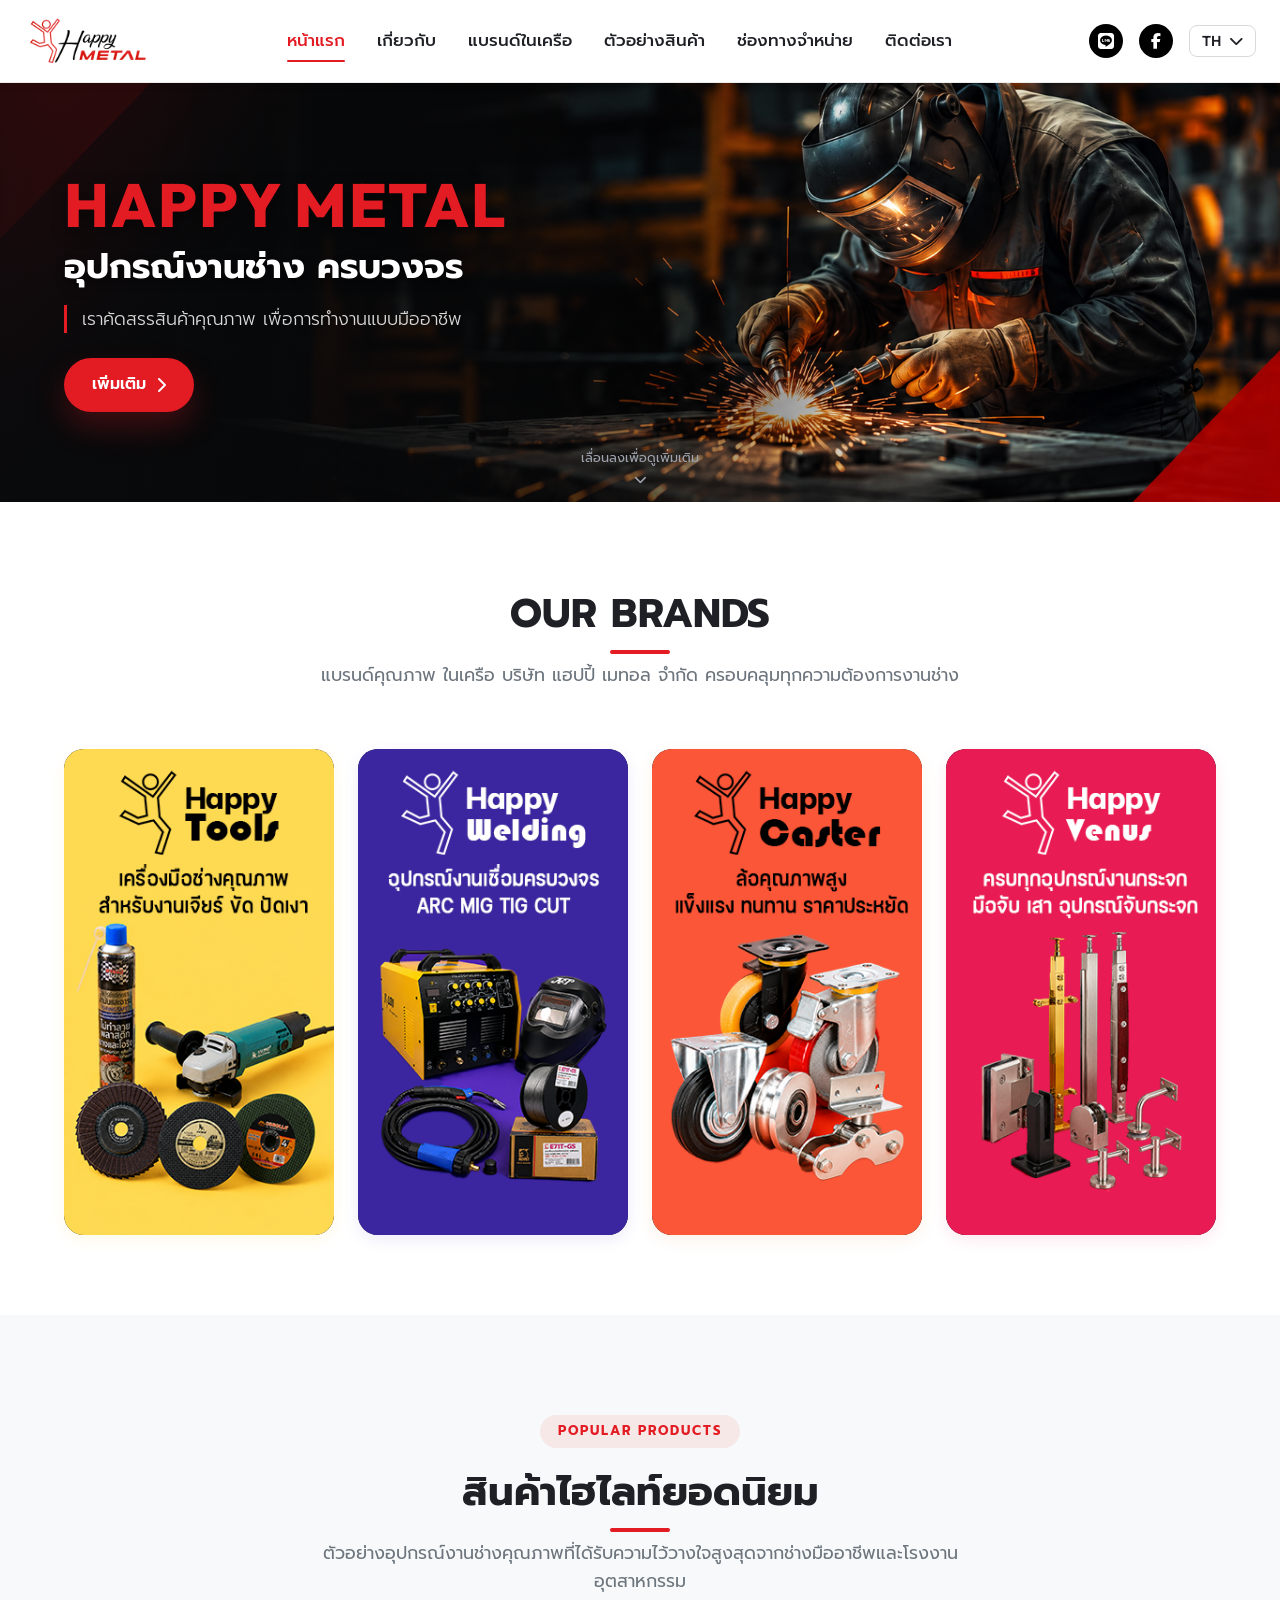
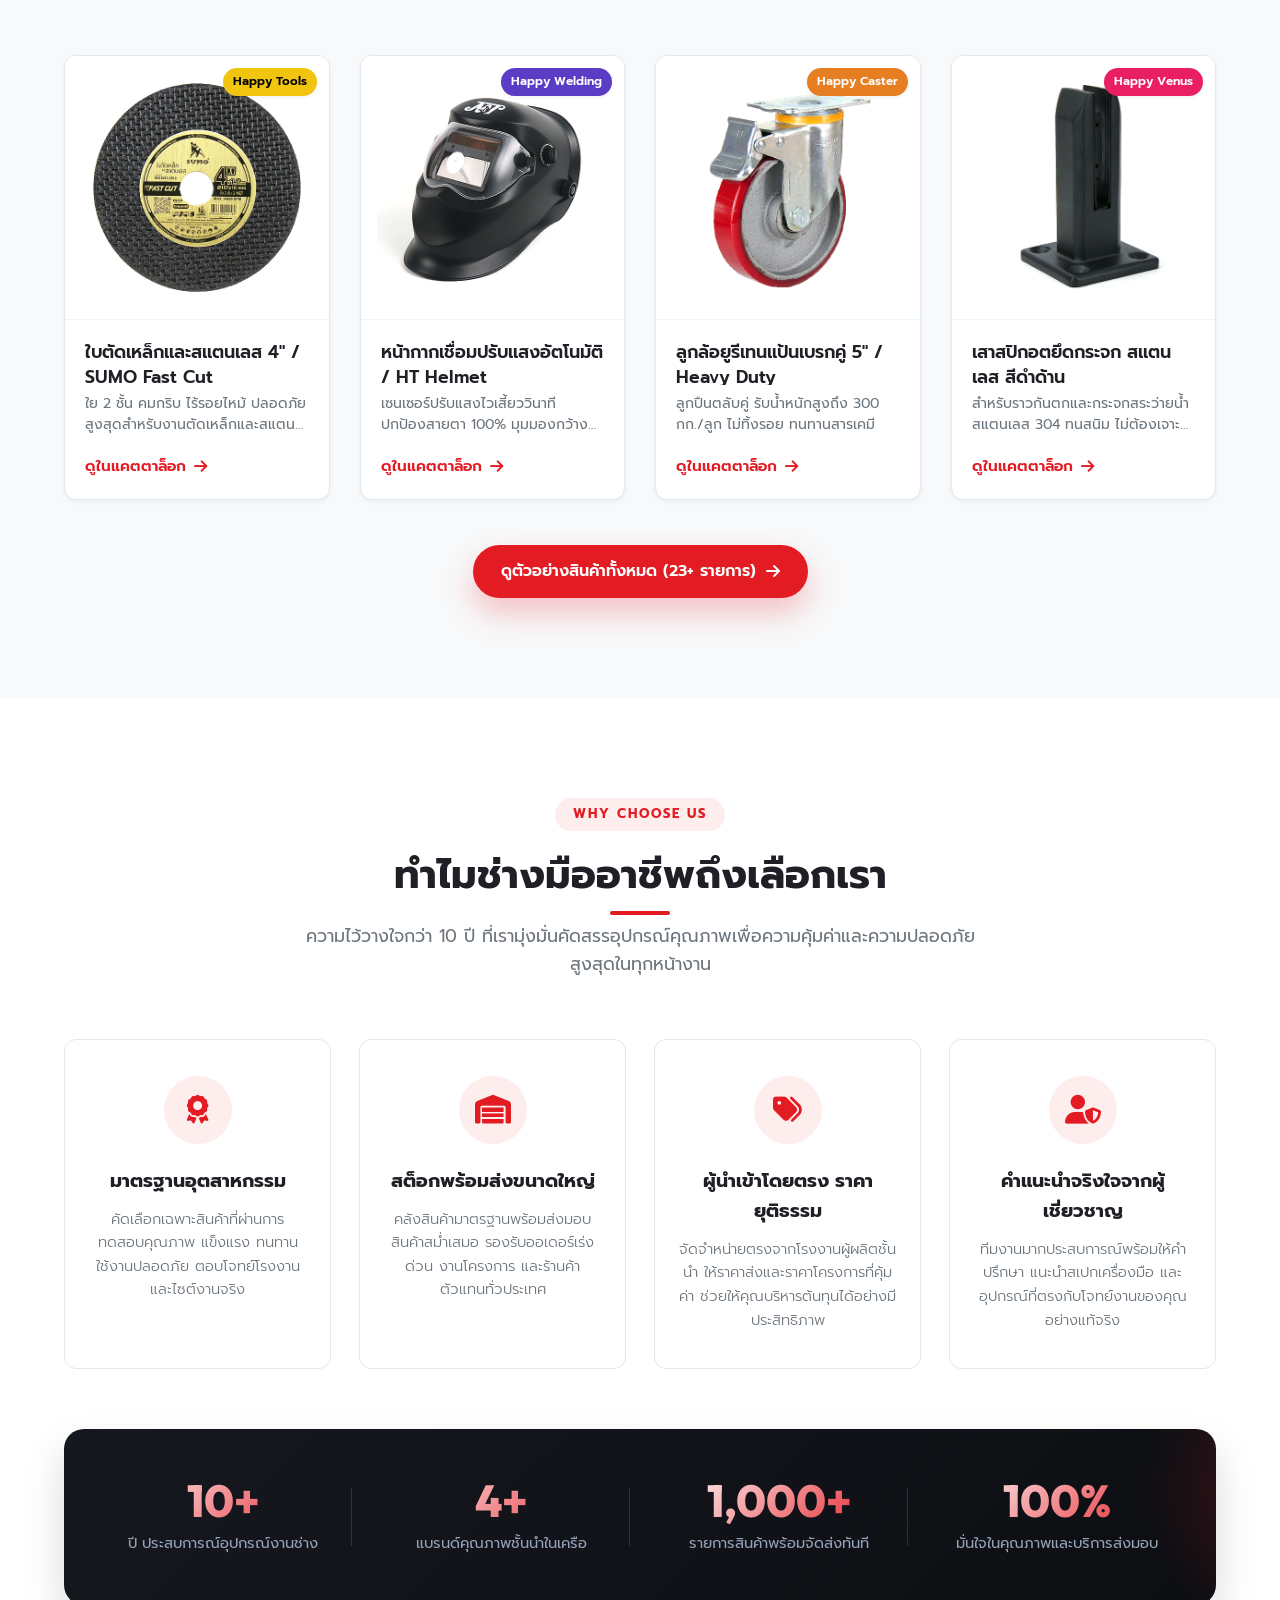
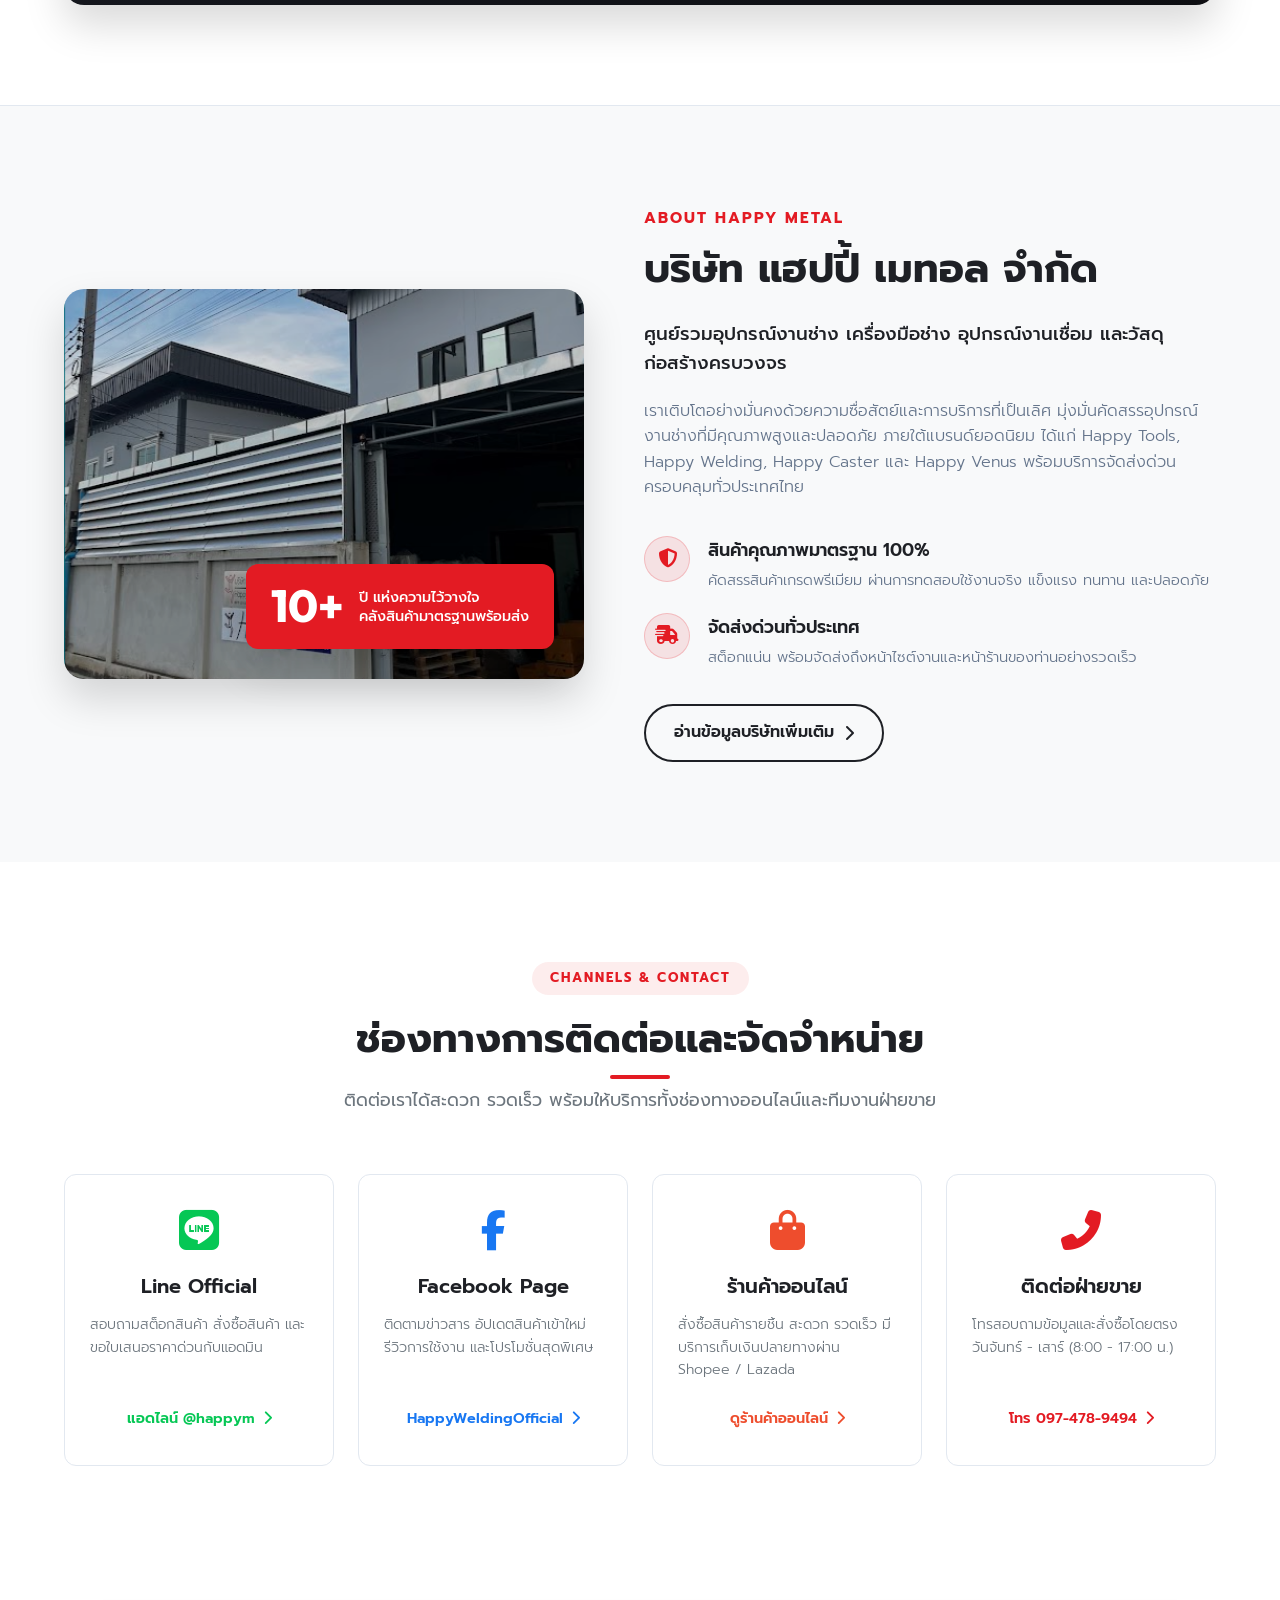
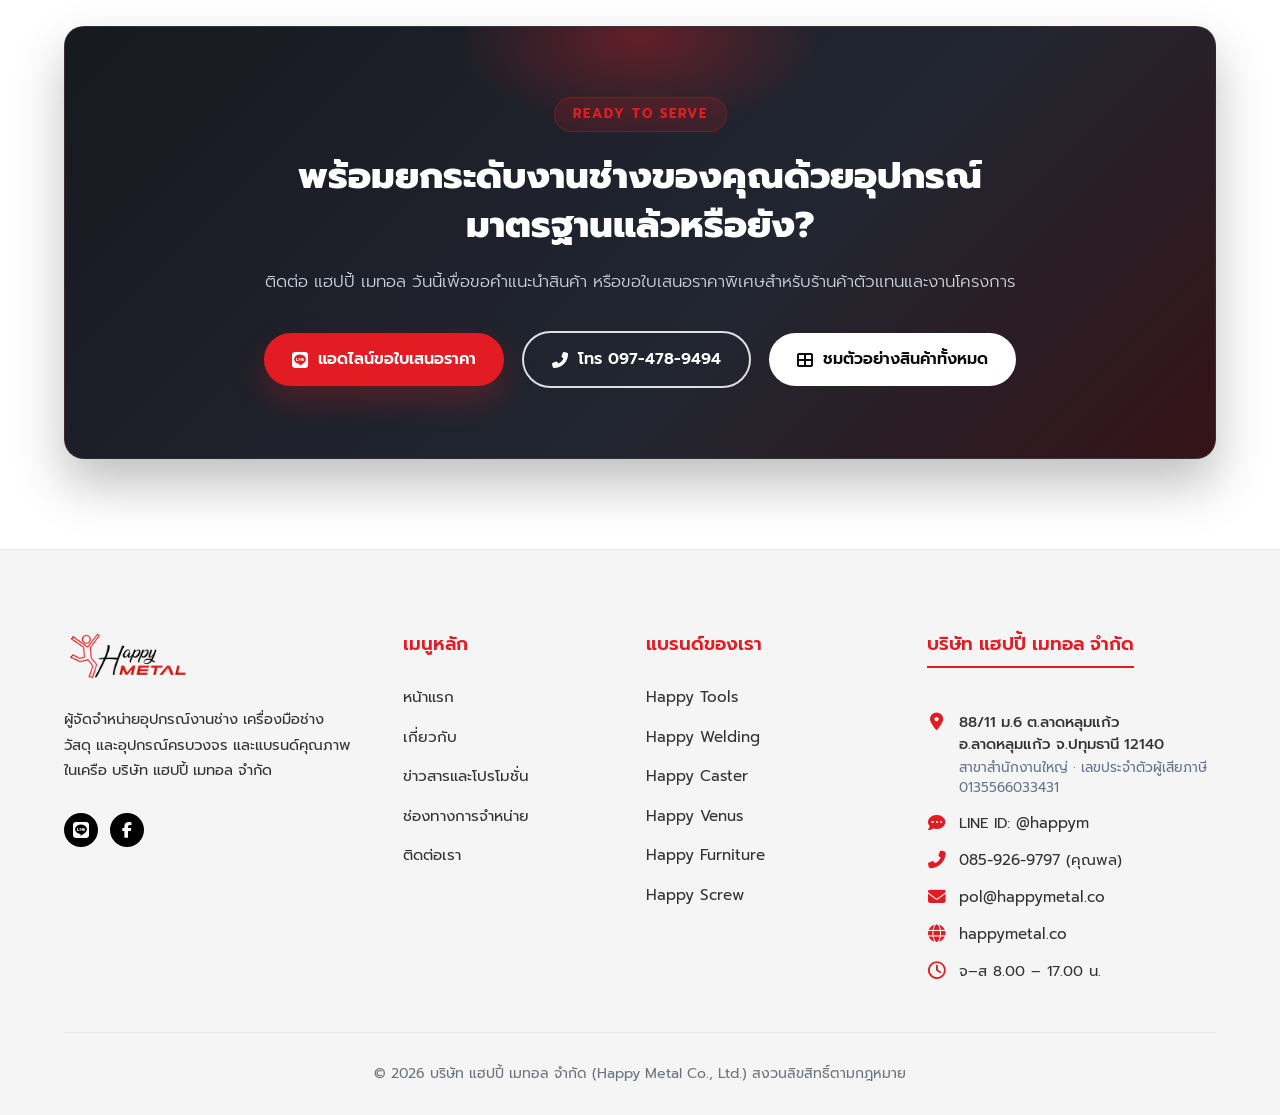
<file: index.html>
<!DOCTYPE html>
<html lang="th">
<head>
    <meta charset="UTF-8">
    <meta name="viewport" content="width=device-width, initial-scale=1.0">
    <title>Happy Metal | อุปกรณ์งานช่าง ครบวงจร คุณภาพระดับมืออาชีพ</title>
    <!-- Meta Tags for SEO -->
    <meta name="description" content="บริษัท แฮปปี้ เมทอล จำกัด ผู้นำเข้าและจัดจำหน่ายอุปกรณ์งานช่าง ครบวงจร ไม่ว่าจะเป็น เครื่องมือช่าง (Happy Tools) อุปกรณ์งานเชื่อม (Happy Welding) ลูกล้ออุตสาหกรรม (Happy Caster) และอุปกรณ์งานกระจก (Happy Venus) คัดสรรคุณภาพเพื่อความเป็นมืออาชีพ">
    <meta name="keywords" content="Happy Metal, แฮปปี้ เมทอล, เครื่องมือช่าง, Happy Tools, Happy Welding, Happy Caster, Happy Venus, อุปกรณ์เชื่อม, ลูกล้อ, อุปกรณ์กระจก">
    <meta name="author" content="Happy Metal Co., Ltd.">
    <link rel="icon" href="logo/Happt Metal.png" type="image/png">
    
    <!-- Google Fonts: Prompt for Thai & Outfit for English -->
    <link rel="preconnect" href="https://fonts.googleapis.com">
    <link rel="preconnect" href="https://fonts.gstatic.com" crossorigin>
    <link href="https://fonts.googleapis.com/css2?family=Outfit:wght@300;400;600;700;800&family=Prompt:wght@300;400;500;600;700&display=swap" rel="stylesheet">
    
    <!-- FontAwesome for Premium Icons -->
    <link rel="stylesheet" href="https://cdnjs.cloudflare.com/ajax/libs/font-awesome/6.4.0/css/all.min.css">
    
    <!-- Custom Style Sheet -->
    <link rel="stylesheet" href="styles.css?v=5">
</head>
<body>

    <!-- Header & Navigation -->
    <header class="navbar" id="navbar">
        <div class="nav-container">
            <a href="index.html" class="logo-area" id="nav-logo">
                <img src="logo/Happt Metal.png" alt="Happy Metal Logo" class="logo-img">
            </a>
            
            <nav class="nav-menu" id="nav-menu">
                <a href="index.html" class="nav-link active">หน้าแรก</a>
                <a href="about.html" class="nav-link">เกี่ยวกับ</a>
                <a href="brands.html" class="nav-link">แบรนด์ในเครือ</a>
                <a href="catalog.html" class="nav-link">ตัวอย่างสินค้า</a>
                <a href="channels.html" class="nav-link">ช่องทางจำหน่าย</a>
                <a href="contact.html" class="nav-link">ติดต่อเรา</a>
            </nav>
            
            <div class="nav-actions">
                <a href="https://lin.ee/QelzAv5" target="_blank" class="social-icon line-btn" title="Line Official Account"><i class="fab fa-line"></i></a>
                <a href="https://facebook.com/HappyWeldingOfficial" target="_blank" class="social-icon fb-btn" title="Facebook Page"><i class="fab fa-facebook-f"></i></a>
                <div class="lang-switcher" id="lang-switcher">
                    <button class="lang-btn" id="lang-btn">
                        <span>TH</span> <i class="fas fa-chevron-down"></i>
                    </button>
                    <div class="lang-dropdown">
                        <a href="#" class="lang-item active">TH</a>
                        <a href="#" class="lang-item">EN</a>
                    </div>
                </div>
                <!-- Hamburger Menu for Mobile -->
                <button class="hamburger-menu" id="hamburger-menu" aria-label="Toggle Menu">
                    <span></span>
                    <span></span>
                    <span></span>
                </button>
            </div>
        </div>
    </header>

    <!-- Hero Banner Section -->
    <section class="hero-section" id="home">
        <div class="hero-bg" style="background-image: url('brands/BGM.png');"></div>
        <div class="hero-overlay-slanted"></div>
        <div class="container hero-container">
            <div class="hero-content">
                <h1 class="hero-title">HAPPY METAL</h1>
                <h2 class="hero-subtitle">อุปกรณ์งานช่าง ครบวงจร</h2>
                <p class="hero-desc">เราคัดสรรสินค้าคุณภาพ เพื่อการทำงานแบบมืออาชีพ</p>
                <a href="about.html" class="btn btn-primary btn-pill">
                    <span>เพิ่มเติม</span> <i class="fas fa-chevron-right"></i>
                </a>
            </div>
        </div>
        <div class="hero-scroll-indicator">
            <span>เลื่อนลงเพื่อดูเพิ่มเติม</span>
            <i class="fas fa-chevron-down animate-bounce"></i>
        </div>
    </section>

    <!-- Our Brands Section -->
    <section class="brands-section" id="brands" style="padding-top: 80px; padding-bottom: 80px;">
        <div class="container">
            <div class="section-header text-center">
                <h2 class="section-title">OUR BRANDS</h2>
                <p class="section-subtitle">แบรนด์คุณภาพ ในเครือ บริษัท แฮปปี้ เมทอล จำกัด ครอบคลุมทุกความต้องการงานช่าง</p>
            </div>
            
            <div class="brands-grid">
                <!-- Brand Card 1: Happy Tools (Yellow Card) -->
                <div class="brand-card yellow-glow" data-brand="happy-tools">
                    <img src="brands/Artboard 1.png" alt="Happy Tools Brand Card" class="brand-card-img">
                    <div class="brand-card-overlay">
                        <button class="brand-card-btn" data-brand="happy-tools">
                            <span>ข้อมูลเพิ่มเติม</span> <i class="fas fa-chevron-right"></i>
                        </button>
                    </div>
                </div>
                
                <!-- Brand Card 2: Happy Welding (Purple Card) -->
                <div class="brand-card purple-glow" data-brand="happy-welding">
                    <img src="brands/Artboard 2.png" alt="Happy Welding Brand Card" class="brand-card-img">
                    <div class="brand-card-overlay">
                        <button class="brand-card-btn" data-brand="happy-welding">
                            <span>ข้อมูลเพิ่มเติม</span> <i class="fas fa-chevron-right"></i>
                        </button>
                    </div>
                </div>
                
                <!-- Brand Card 3: Happy Caster (Orange Card) -->
                <div class="brand-card orange-glow" data-brand="happy-caster">
                    <img src="brands/Artboard 3.png" alt="Happy Caster Brand Card" class="brand-card-img">
                    <div class="brand-card-overlay">
                        <button class="brand-card-btn" data-brand="happy-caster">
                            <span>ข้อมูลเพิ่มเติม</span> <i class="fas fa-chevron-right"></i>
                        </button>
                    </div>
                </div>
                
                <!-- Brand Card 4: Happy Venus (Pink Card) -->
                <div class="brand-card pink-glow" data-brand="happy-venus">
                    <img src="brands/Artboard 4.png" alt="Happy Venus Brand Card" class="brand-card-img">
                    <div class="brand-card-overlay">
                        <button class="brand-card-btn" data-brand="happy-venus">
                            <span>ข้อมูลเพิ่มเติม</span> <i class="fas fa-chevron-right"></i>
                        </button>
                    </div>
                </div>
            </div>
        </div>
    </section>

    <!-- 1. Product Highlights Section (สินค้าไฮไลท์ยอดนิยม) -->
    <section class="highlights-section" id="highlights">
        <div class="container">
            <div class="section-header text-center">
                <div class="section-tag-wrapper"><span class="section-tag">POPULAR PRODUCTS</span></div>
                <h2 class="section-title">สินค้าไฮไลท์ยอดนิยม</h2>
                <p class="section-subtitle">ตัวอย่างอุปกรณ์งานช่างคุณภาพที่ได้รับความไว้วางใจสูงสุดจากช่างมืออาชีพและโรงงานอุตสาหกรรม</p>
            </div>

            <div class="products-grid">
                <!-- Highlight 1: SUMO Fast Cut 4" -->
                <div class="product-item">
                    <div class="product-card">
                        <div class="product-img-wrapper">
                            <img src="Packshot/Artboard 5.png" alt="ใบตัดเหล็กและสแตนเลส 4 นิ้ว SUMO Fast Cut" class="product-img" loading="lazy">
                            <div class="product-badge tools-badge">Happy Tools</div>
                        </div>
                        <div class="product-info">
                            <h3 class="product-name">ใบตัดเหล็กและสแตนเลส 4" / SUMO Fast Cut</h3>
                            <p class="product-desc-short">ใย 2 ชั้น คมกริบ ไร้รอยไหม้ ปลอดภัยสูงสุดสำหรับงานตัดเหล็กและสแตนเลส</p>
                            <a href="catalog.html?brand=happy-tools" class="btn-view-detail">
                                <span>ดูในแคตตาล็อก</span> <i class="fas fa-arrow-right"></i>
                            </a>
                        </div>
                    </div>
                </div>

                <!-- Highlight 2: HT Auto Helmet -->
                <div class="product-item">
                    <div class="product-card">
                        <div class="product-img-wrapper">
                            <img src="Packshot/Artboard 7.png" alt="หน้ากากเชื่อมปรับแสงอัตโนมัติ HT Helmet" class="product-img" loading="lazy">
                            <div class="product-badge welding-badge">Happy Welding</div>
                        </div>
                        <div class="product-info">
                            <h3 class="product-name">หน้ากากเชื่อมปรับแสงอัตโนมัติ / HT Helmet</h3>
                            <p class="product-desc-short">เซนเซอร์ปรับแสงไวเสี้ยววินาที ปกป้องสายตา 100% มุมมองกว้าง น้ำหนักเบา</p>
                            <a href="catalog.html?brand=happy-welding" class="btn-view-detail">
                                <span>ดูในแคตตาล็อก</span> <i class="fas fa-arrow-right"></i>
                            </a>
                        </div>
                    </div>
                </div>

                <!-- Highlight 3: PU Caster 5" -->
                <div class="product-item">
                    <div class="product-card">
                        <div class="product-img-wrapper">
                            <img src="Packshot/Artboard 10.png" alt="ลูกล้อยูรีเทนแป้นเบรกคู่ 5 นิ้ว Heavy Duty" class="product-img" loading="lazy">
                            <div class="product-badge caster-badge">Happy Caster</div>
                        </div>
                        <div class="product-info">
                            <h3 class="product-name">ลูกล้อยูรีเทนแป้นเบรกคู่ 5" / Heavy Duty</h3>
                            <p class="product-desc-short">ลูกปืนตลับคู่ รับน้ำหนักสูงถึง 300 กก./ลูก ไม่ทิ้งรอย ทนทานสารเคมี</p>
                            <a href="catalog.html?brand=happy-caster" class="btn-view-detail">
                                <span>ดูในแคตตาล็อก</span> <i class="fas fa-arrow-right"></i>
                            </a>
                        </div>
                    </div>
                </div>

                <!-- Highlight 4: Glass Spigot Matt Black -->
                <div class="product-item">
                    <div class="product-card">
                        <div class="product-img-wrapper">
                            <img src="Packshot/Artboard 17.png" alt="เสาสปิกอตยึดกระจก สแตนเลส สีดำด้าน" class="product-img" loading="lazy">
                            <div class="product-badge venus-badge">Happy Venus</div>
                        </div>
                        <div class="product-info">
                            <h3 class="product-name">เสาสปิกอตยึดกระจก สแตนเลส สีดำด้าน</h3>
                            <p class="product-desc-short">สำหรับราวกันตกและกระจกสระว่ายน้ำ สแตนเลส 304 ทนสนิม ไม่ต้องเจาะกระจก</p>
                            <a href="catalog.html?brand=happy-venus" class="btn-view-detail">
                                <span>ดูในแคตตาล็อก</span> <i class="fas fa-arrow-right"></i>
                            </a>
                        </div>
                    </div>
                </div>
            </div>

            <!-- View All Products CTA -->
            <div class="highlights-cta-box text-center">
                <a href="catalog.html" class="btn btn-primary btn-pill">
                    <span>ดูตัวอย่างสินค้าทั้งหมด (23+ รายการ)</span>
                    <i class="fas fa-arrow-right"></i>
                </a>
            </div>
        </div>
    </section>

    <!-- 2. Why Choose Us Section (ทำไมต้องเลือก แฮปปี้ เมทอล) -->
    <section class="why-us-section" id="why-us">
        <div class="container">
            <div class="section-header text-center">
                <div class="section-tag-wrapper"><span class="section-tag">WHY CHOOSE US</span></div>
                <h2 class="section-title">ทำไมช่างมืออาชีพถึงเลือกเรา</h2>
                <p class="section-subtitle">ความไว้วางใจกว่า 10 ปี ที่เรามุ่งมั่นคัดสรรอุปกรณ์คุณภาพเพื่อความคุ้มค่าและความปลอดภัยสูงสุดในทุกหน้างาน</p>
            </div>
            
            <div class="why-grid">
                <div class="why-card">
                    <div class="why-icon">
                        <i class="fas fa-award"></i>
                    </div>
                    <h3>มาตรฐานอุตสาหกรรม</h3>
                    <p>คัดเลือกเฉพาะสินค้าที่ผ่านการทดสอบคุณภาพ แข็งแรง ทนทาน ใช้งานปลอดภัย ตอบโจทย์โรงงานและไซต์งานจริง</p>
                </div>
                
                <div class="why-card">
                    <div class="why-icon">
                        <i class="fas fa-warehouse"></i>
                    </div>
                    <h3>สต็อกพร้อมส่งขนาดใหญ่</h3>
                    <p>คลังสินค้ามาตรฐานพร้อมส่งมอบสินค้าสม่ำเสมอ รองรับออเดอร์เร่งด่วน งานโครงการ และร้านค้าตัวแทนทั่วประเทศ</p>
                </div>
                
                <div class="why-card">
                    <div class="why-icon">
                        <i class="fas fa-tags"></i>
                    </div>
                    <h3>ผู้นำเข้าโดยตรง ราคายุติธรรม</h3>
                    <p>จัดจำหน่ายตรงจากโรงงานผู้ผลิตชั้นนำ ให้ราคาส่งและราคาโครงการที่คุ้มค่า ช่วยให้คุณบริหารต้นทุนได้อย่างมีประสิทธิภาพ</p>
                </div>
                
                <div class="why-card">
                    <div class="why-icon">
                        <i class="fas fa-user-shield"></i>
                    </div>
                    <h3>คำแนะนำจริงใจจากผู้เชี่ยวชาญ</h3>
                    <p>ทีมงานมากประสบการณ์พร้อมให้คำปรึกษา แนะนำสเปกเครื่องมือ และอุปกรณ์ที่ตรงกับโจทย์งานของคุณอย่างแท้จริง</p>
                </div>
            </div>

            <!-- Dynamic Stats Strip -->
            <div class="stats-strip">
                <div class="stat-item">
                    <div class="stat-num">10+</div>
                    <div class="stat-label">ปี ประสบการณ์อุปกรณ์งานช่าง</div>
                </div>
                <div class="stat-item">
                    <div class="stat-num">4+</div>
                    <div class="stat-label">แบรนด์คุณภาพชั้นนำในเครือ</div>
                </div>
                <div class="stat-item">
                    <div class="stat-num">1,000+</div>
                    <div class="stat-label">รายการสินค้าพร้อมจัดส่งทันที</div>
                </div>
                <div class="stat-item">
                    <div class="stat-num">100%</div>
                    <div class="stat-label">มั่นใจในคุณภาพและบริการส่งมอบ</div>
                </div>
            </div>
        </div>
    </section>

    <!-- 3. About & Warehouse Preview Section (เกี่ยวกับเราและคลังสินค้า) -->
    <section class="about-section" id="home-about" style="border-top: 1px solid var(--color-border); background-color: #f8f9fa;">
        <div class="container">
            <div class="about-grid">
                <div class="about-img-area">
                    <div class="img-frame">
                        <img src="รูปบริษัท/คลัง2.png" alt="Happy Metal Warehouse & Office" class="about-img-main">
                    </div>
                    <div class="img-badge">
                        <span class="badge-num">10+</span>
                        <span class="badge-txt">ปี แห่งความไว้วางใจ<br>คลังสินค้ามาตรฐานพร้อมส่ง</span>
                    </div>
                </div>
                <div class="about-content-area">
                    <span class="about-tag">ABOUT HAPPY METAL</span>
                    <h2 class="about-title">บริษัท แฮปปี้ เมทอล จำกัด</h2>
                    <p class="about-text-lead">ศูนย์รวมอุปกรณ์งานช่าง เครื่องมือช่าง อุปกรณ์งานเชื่อม และวัสดุก่อสร้างครบวงจร</p>
                    <p class="about-text">เราเติบโตอย่างมั่นคงด้วยความซื่อสัตย์และการบริการที่เป็นเลิศ มุ่งมั่นคัดสรรอุปกรณ์งานช่างที่มีคุณภาพสูงและปลอดภัย ภายใต้แบรนด์ยอดนิยม ได้แก่ Happy Tools, Happy Welding, Happy Caster และ Happy Venus พร้อมบริการจัดส่งด่วนครอบคลุมทั่วประเทศไทย</p>
                    
                    <div class="about-features">
                        <div class="feature-item">
                            <div class="feature-icon"><i class="fas fa-shield-alt"></i></div>
                            <div class="feature-info">
                                <h4>สินค้าคุณภาพมาตรฐาน 100%</h4>
                                <p>คัดสรรสินค้าเกรดพรีเมียม ผ่านการทดสอบใช้งานจริง แข็งแรง ทนทาน และปลอดภัย</p>
                            </div>
                        </div>
                        <div class="feature-item">
                            <div class="feature-icon"><i class="fas fa-truck-fast"></i></div>
                            <div class="feature-info">
                                <h4>จัดส่งด่วนทั่วประเทศ</h4>
                                <p>สต็อกแน่น พร้อมจัดส่งถึงหน้าไซต์งานและหน้าร้านของท่านอย่างรวดเร็ว</p>
                            </div>
                        </div>
                    </div>

                    <div style="margin-top: 35px;">
                        <a href="about.html" class="btn btn-outline-dark btn-pill">
                            <span>อ่านข้อมูลบริษัทเพิ่มเติม</span>
                            <i class="fas fa-chevron-right"></i>
                        </a>
                    </div>
                </div>
            </div>
        </div>
    </section>

    <!-- 4. Distribution Channels Preview (ช่องทางการติดต่อและจำหน่าย) -->
    <section class="channels-section" id="channels" style="background-color: #ffffff;">
        <div class="container">
            <div class="section-header text-center">
                <div class="section-tag-wrapper"><span class="section-tag">CHANNELS & CONTACT</span></div>
                <h2 class="section-title">ช่องทางการติดต่อและจัดจำหน่าย</h2>
                <p class="section-subtitle">ติดต่อเราได้สะดวก รวดเร็ว พร้อมให้บริการทั้งช่องทางออนไลน์และทีมงานฝ่ายขาย</p>
            </div>
            
            <div class="channels-grid">
                <div class="channel-card card-line">
                    <i class="fab fa-line channel-icon"></i>
                    <h3>Line Official</h3>
                    <p>สอบถามสต็อกสินค้า สั่งซื้อสินค้า และขอใบเสนอราคาด่วนกับแอดมิน</p>
                    <a href="https://lin.ee/QelzAv5" target="_blank" class="channel-link">แอดไลน์ @happym <i class="fas fa-chevron-right"></i></a>
                </div>
                
                <div class="channel-card card-facebook">
                    <i class="fab fa-facebook-f channel-icon"></i>
                    <h3>Facebook Page</h3>
                    <p>ติดตามข่าวสาร อัปเดตสินค้าเข้าใหม่ รีวิวการใช้งาน และโปรโมชั่นสุดพิเศษ</p>
                    <a href="https://facebook.com/HappyWeldingOfficial" target="_blank" class="channel-link">HappyWeldingOfficial <i class="fas fa-chevron-right"></i></a>
                </div>
                
                <div class="channel-card card-shopee">
                    <i class="fas fa-shopping-bag channel-icon"></i>
                    <h3>ร้านค้าออนไลน์</h3>
                    <p>สั่งซื้อสินค้ารายชิ้น สะดวก รวดเร็ว มีบริการเก็บเงินปลายทางผ่าน Shopee / Lazada</p>
                    <a href="channels.html" class="channel-link">ดูร้านค้าออนไลน์ <i class="fas fa-chevron-right"></i></a>
                </div>
                
                <div class="channel-card card-phone">
                    <i class="fas fa-phone-alt channel-icon"></i>
                    <h3>ติดต่อฝ่ายขาย</h3>
                    <p>โทรสอบถามข้อมูลและสั่งซื้อโดยตรง วันจันทร์ - เสาร์ (8:00 - 17:00 น.)</p>
                    <a href="tel:0974789494" class="channel-link">โทร 097-478-9494 <i class="fas fa-chevron-right"></i></a>
                </div>
            </div>
        </div>
    </section>

    <!-- 5. High-Impact Call To Action Banner -->
    <section class="cta-banner-section">
        <div class="container">
            <div class="cta-banner-card">
                <div class="cta-banner-content">
                    <div class="cta-tag-wrapper"><span class="cta-tag">READY TO SERVE</span></div>
                    <h2 class="cta-banner-title">พร้อมยกระดับงานช่างของคุณด้วยอุปกรณ์มาตรฐานแล้วหรือยัง?</h2>
                    <p class="cta-banner-desc">ติดต่อ แฮปปี้ เมทอล วันนี้เพื่อขอคำแนะนำสินค้า หรือขอใบเสนอราคาพิเศษสำหรับร้านค้าตัวแทนและงานโครงการ</p>
                    <div class="cta-banner-actions">
                        <a href="https://lin.ee/QelzAv5" target="_blank" class="btn btn-primary btn-pill">
                            <i class="fab fa-line"></i>
                            <span>แอดไลน์ขอใบเสนอราคา</span>
                        </a>
                        <a href="tel:0974789494" class="btn btn-outline-white btn-pill">
                            <i class="fas fa-phone-alt"></i>
                            <span>โทร 097-478-9494</span>
                        </a>
                        <a href="catalog.html" class="btn btn-white btn-pill">
                            <i class="fas fa-th-large"></i>
                            <span>ชมตัวอย่างสินค้าทั้งหมด</span>
                        </a>
                    </div>
                </div>
            </div>
        </div>
    </section>

    <!-- Footer -->
    <footer class="footer">
        <div class="container">
            <div class="footer-grid">
                <!-- Column 1: Logo & Description -->
                <div class="footer-col brand-col">
                    <img src="logo/Happt Metal.png" alt="Happy Metal Logo" class="footer-logo">
                    <p class="footer-desc">ผู้จัดจำหน่ายอุปกรณ์งานช่าง เครื่องมือช่าง วัสดุ และอุปกรณ์ครบวงจร และแบรนด์คุณภาพ ในเครือ บริษัท แฮปปี้ เมทอล จำกัด</p>
                    <div class="footer-socials">
                        <a href="https://lin.ee/QelzAv5" target="_blank" class="social-icon"><i class="fab fa-line"></i></a>
                        <a href="https://facebook.com/HappyWeldingOfficial" target="_blank" class="social-icon"><i class="fab fa-facebook-f"></i></a>
                    </div>
                </div>
                
                <!-- Column 2: Main Menu -->
                <div class="footer-col links-col">
                    <h3>เมนูหลัก</h3>
                    <ul>
                        <li><a href="index.html">หน้าแรก</a></li>
                        <li><a href="about.html">เกี่ยวกับ</a></li>
                        <li><a href="catalog.html" class="brand-filter-link" data-brand="others">ข่าวสารและโปรโมชั่น</a></li>
                        <li><a href="channels.html">ช่องทางการจำหน่าย</a></li>
                        <li><a href="contact.html">ติดต่อเรา</a></li>
                    </ul>
                </div>

                <!-- Column 3: Our Brands -->
                <div class="footer-col links-col">
                    <h3>แบรนด์ของเรา</h3>
                    <ul>
                        <li><a href="catalog.html" class="brand-filter-link" data-brand="happy-tools">Happy Tools</a></li>
                        <li><a href="catalog.html" class="brand-filter-link" data-brand="happy-welding">Happy Welding</a></li>
                        <li><a href="catalog.html" class="brand-filter-link" data-brand="happy-caster">Happy Caster</a></li>
                        <li><a href="catalog.html" class="brand-filter-link" data-brand="happy-venus">Happy Venus</a></li>
                        <li><a href="catalog.html" class="brand-filter-link" data-brand="others">Happy Furniture</a></li>
                        <li><a href="catalog.html" class="brand-filter-link" data-brand="others">Happy Screw</a></li>
                    </ul>
                </div>
                
                <!-- Column 4: Contact Us -->
                <div class="footer-col contact-col">
                    <h3 class="footer-company-name">บริษัท แฮปปี้ เมทอล จำกัด</h3>
                    <ul class="footer-contact-details">
                        <li class="contact-item-address">
                            <i class="fas fa-map-marker-alt"></i>
                            <div>
                                <span class="contact-main">88/11 ม.6 ต.ลาดหลุมแก้ว อ.ลาดหลุมแก้ว จ.ปทุมธานี 12140</span>
                                <span class="contact-sub">สาขาสำนักงานใหญ่ · เลขประจำตัวผู้เสียภาษี 0135566033431</span>
                            </div>
                        </li>
                        <li>
                            <i class="fas fa-comment-dots"></i>
                            <span>LINE ID: <a href="https://lin.ee/QelzAv5" target="_blank">@happym</a></span>
                        </li>
                        <li>
                            <i class="fas fa-phone-alt"></i>
                            <span><a href="tel:0859269797">085-926-9797</a> (คุณพล)</span>
                        </li>
                        <li>
                            <i class="fas fa-envelope"></i>
                            <span><a href="mailto:pol@happymetal.co">pol@happymetal.co</a></span>
                        </li>
                        <li>
                            <i class="fas fa-globe"></i>
                            <span><a href="https://happymetal.co" target="_blank">happymetal.co</a></span>
                        </li>
                        <li>
                            <i class="far fa-clock"></i>
                            <span>จ–ส 8.00 – 17.00 น.</span>
                        </li>
                    </ul>
                </div>
            </div>
            
            <div class="footer-bottom">
                <p>&copy; 2026 บริษัท แฮปปี้ เมทอล จำกัด (Happy Metal Co., Ltd.) สงวนลิขสิทธิ์ตามกฎหมาย</p>
            </div>
        </div>
    </footer>

    <!-- Custom Script File -->
    <script src="app.js"></script>
</body>
</html>
</file>
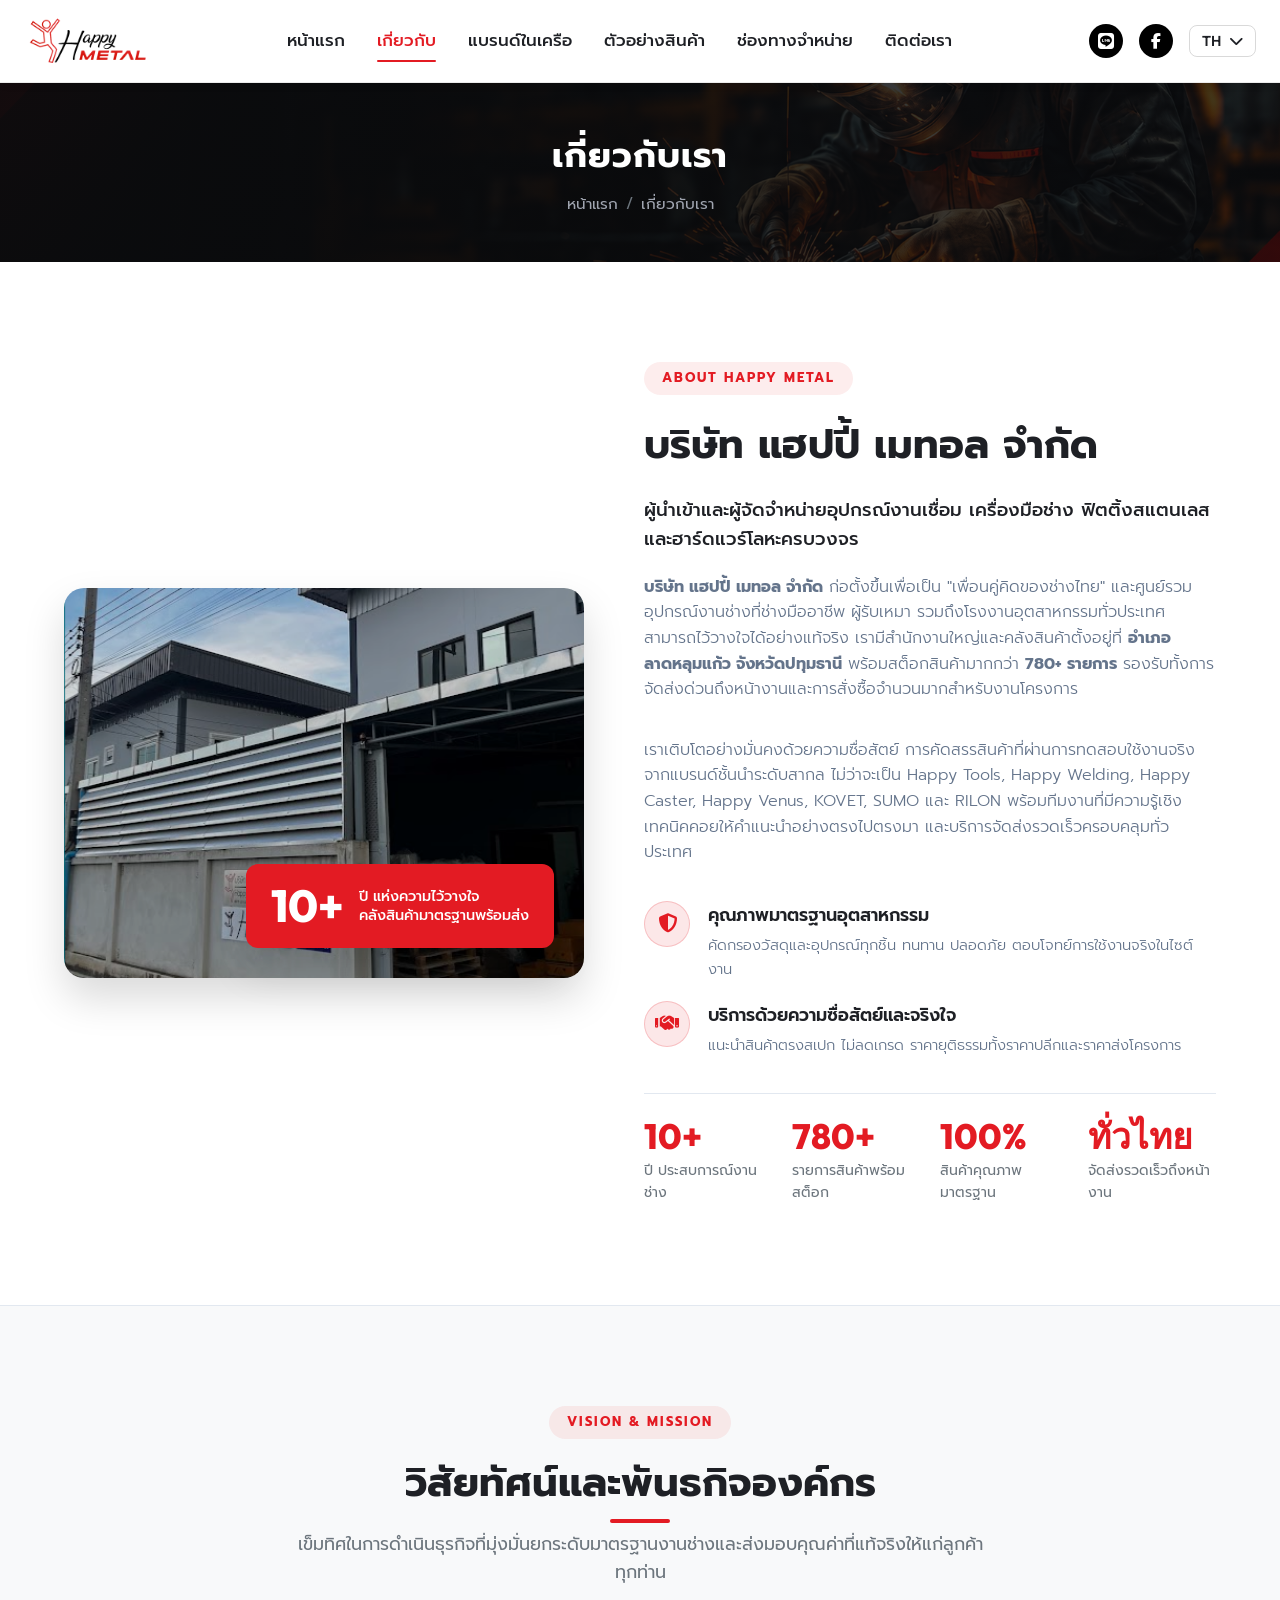
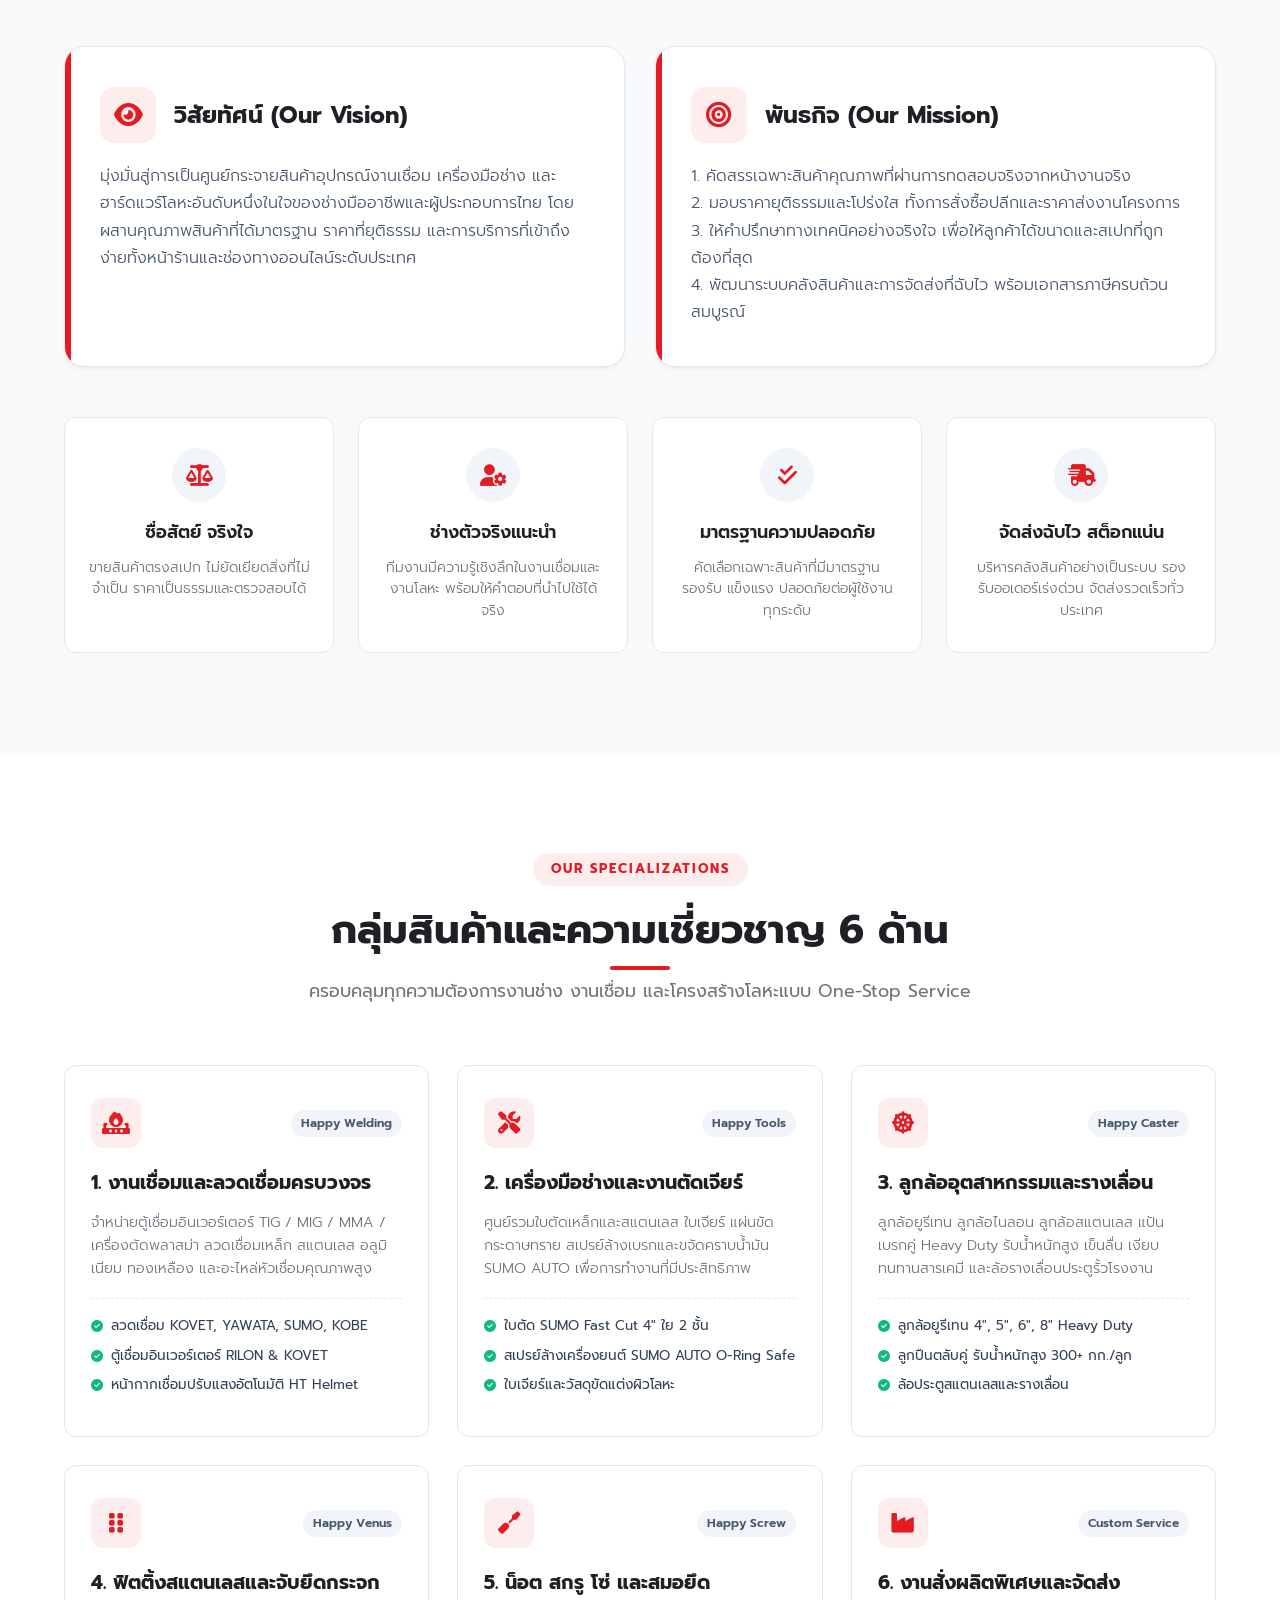
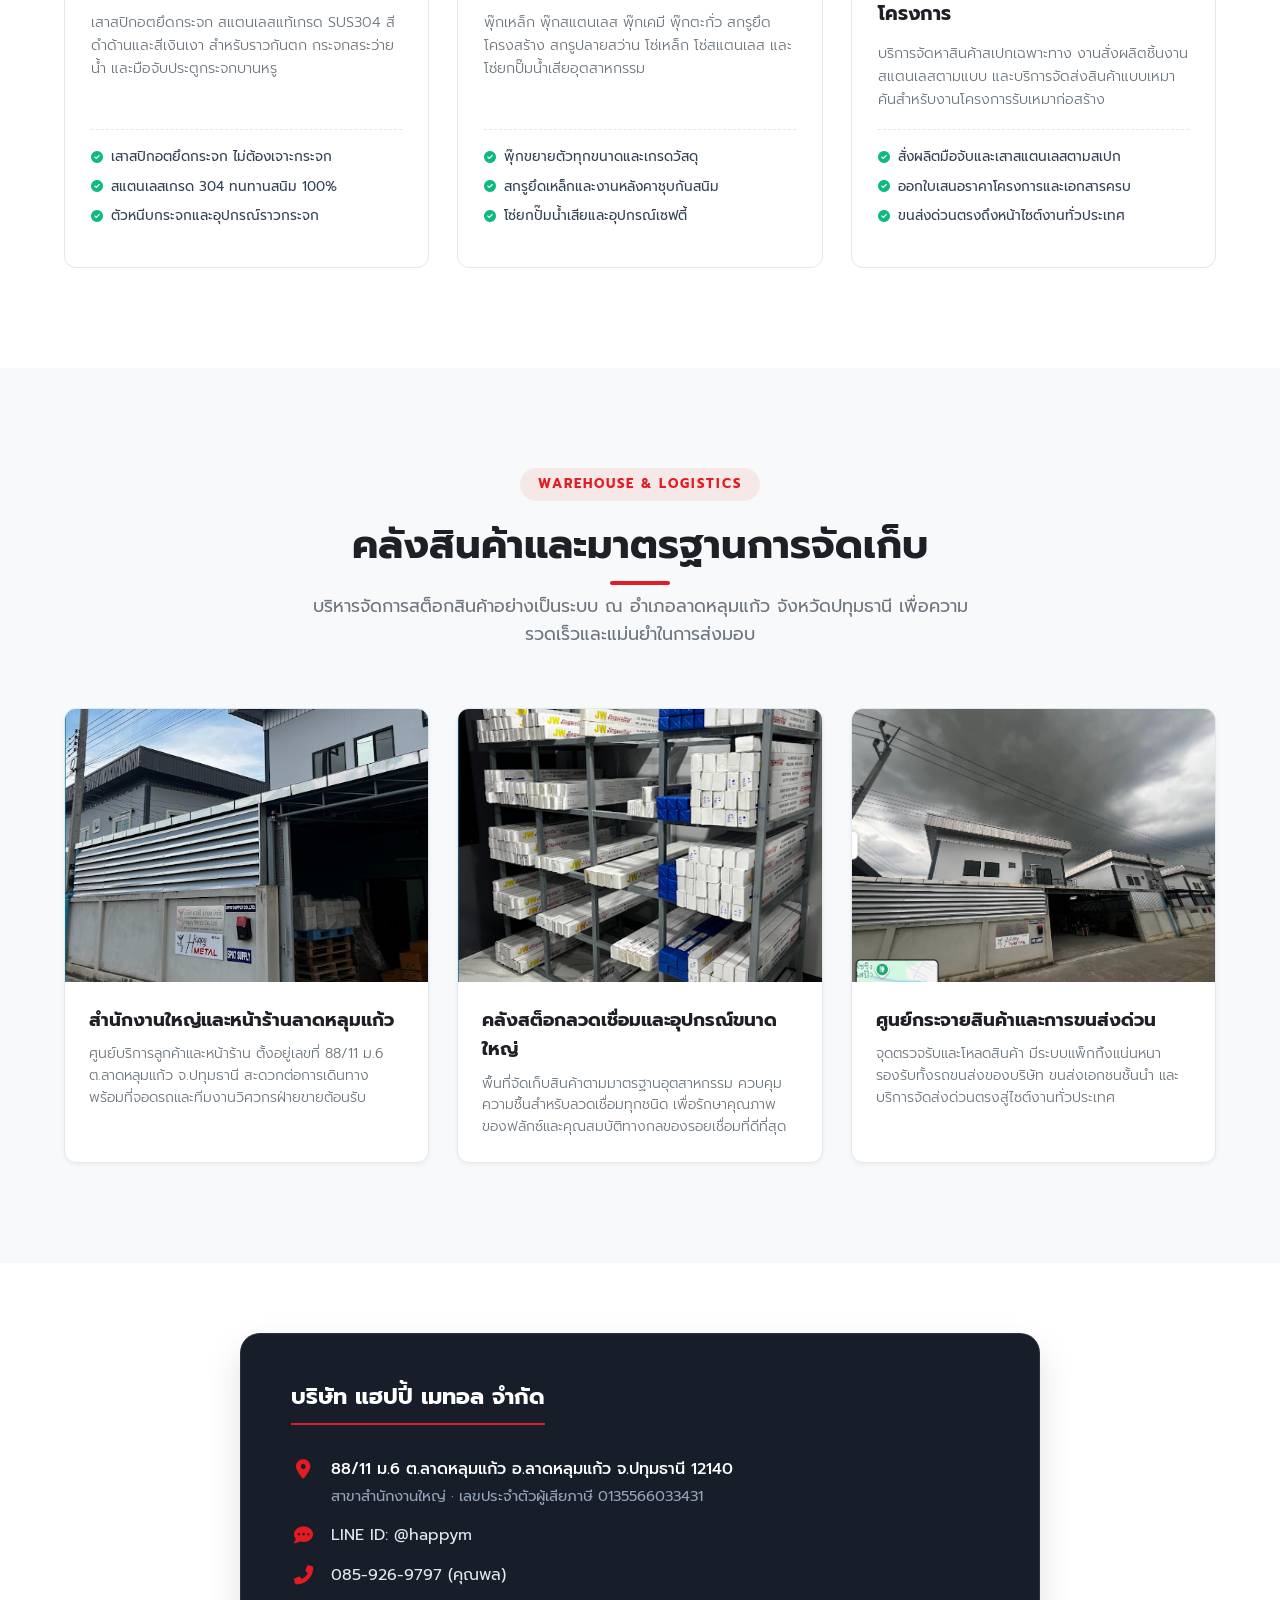
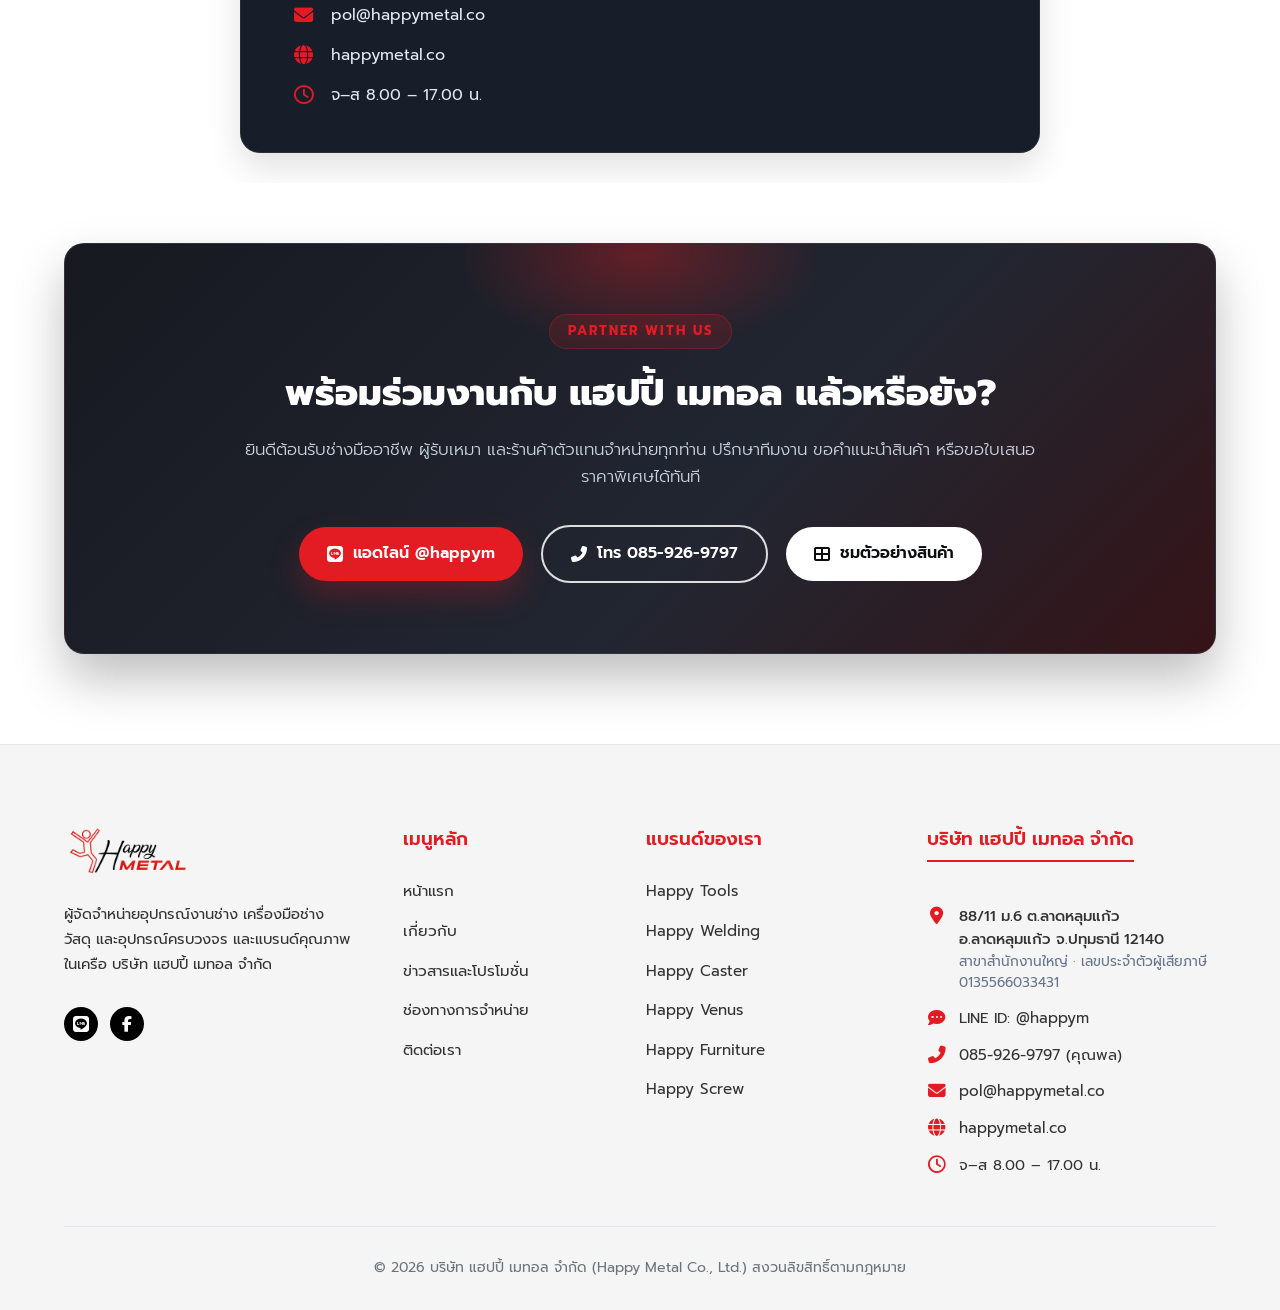
<file: about.html>
<!DOCTYPE html>
<html lang="th">
<head>
    <meta charset="UTF-8">
    <meta name="viewport" content="width=device-width, initial-scale=1.0">
    <title>เกี่ยวกับเรา | Happy Metal</title>
    <!-- Meta Tags for SEO -->
    <meta name="description" content="บริษัท แฮปปี้ เมทอล จำกัด ผู้นำเข้าและจัดจำหน่ายอุปกรณ์งานช่าง ครบวงจร คัดสรรคุณภาพเพื่อความเป็นมืออาชีพ">
    <meta name="keywords" content="Happy Metal, แฮปปี้ เมทอล, เกี่ยวกับเรา, เครื่องมือช่าง, อุปกรณ์เชื่อม, ลูกล้อ, อุปกรณ์กระจก">
    <meta name="author" content="Happy Metal Co., Ltd.">
    <link rel="icon" href="logo/Happt Metal.png" type="image/png">
    
    <!-- Google Fonts: Prompt for Thai & Outfit for English -->
    <link rel="preconnect" href="https://fonts.googleapis.com">
    <link rel="preconnect" href="https://fonts.gstatic.com" crossorigin>
    <link href="https://fonts.googleapis.com/css2?family=Outfit:wght@300;400;600;700;800&family=Prompt:wght@300;400;500;600;700&display=swap" rel="stylesheet">
    
    <!-- FontAwesome for Premium Icons -->
    <link rel="stylesheet" href="https://cdnjs.cloudflare.com/ajax/libs/font-awesome/6.4.0/css/all.min.css">
    
    <!-- Custom Style Sheet -->
    <link rel="stylesheet" href="styles.css?v=5">
</head>
<body>

    <!-- Header & Navigation -->
    <header class="navbar" id="navbar">
        <div class="nav-container">
            <a href="index.html" class="logo-area" id="nav-logo">
                <img src="logo/Happt Metal.png" alt="Happy Metal Logo" class="logo-img">
            </a>
            
            <nav class="nav-menu" id="nav-menu">
                <a href="index.html" class="nav-link">หน้าแรก</a>
                <a href="about.html" class="nav-link active">เกี่ยวกับ</a>
                <a href="brands.html" class="nav-link">แบรนด์ในเครือ</a>
                <a href="catalog.html" class="nav-link">ตัวอย่างสินค้า</a>
                <a href="channels.html" class="nav-link">ช่องทางจำหน่าย</a>
                <a href="contact.html" class="nav-link">ติดต่อเรา</a>
            </nav>
            
            <div class="nav-actions">
                <a href="https://lin.ee/QelzAv5" target="_blank" class="social-icon line-btn" title="Line Official Account"><i class="fab fa-line"></i></a>
                <a href="https://facebook.com/HappyWeldingOfficial" target="_blank" class="social-icon fb-btn" title="Facebook Page"><i class="fab fa-facebook-f"></i></a>
                <div class="lang-switcher" id="lang-switcher">
                    <button class="lang-btn" id="lang-btn">
                        <span>TH</span> <i class="fas fa-chevron-down"></i>
                    </button>
                    <div class="lang-dropdown">
                        <a href="#" class="lang-item active">TH</a>
                        <a href="#" class="lang-item">EN</a>
                    </div>
                </div>
                <!-- Hamburger Menu for Mobile -->
                <button class="hamburger-menu" id="hamburger-menu" aria-label="Toggle Menu">
                    <span></span>
                    <span></span>
                    <span></span>
                </button>
            </div>
        </div>
    </header>

    <!-- Page Banner -->
    <section class="page-banner">
        <div class="page-banner-overlay"></div>
        <div class="page-banner-content">
            <h1 class="page-banner-title">เกี่ยวกับเรา</h1>
            <div class="page-banner-breadcrumbs">
                <a href="index.html">หน้าแรก</a><span>/</span>เกี่ยวกับเรา
            </div>
        </div>
    </section>

    <!-- 1. Corporate Profile & Origin Story -->
    <section class="about-section" id="about-story" style="border-top: none;">
        <div class="container">
            <div class="about-grid">
                <div class="about-img-area">
                    <div class="img-frame">
                        <img src="รูปบริษัท/คลัง2.png" alt="Happy Metal Office & Warehouse Lad Lum Kaeo" class="about-img-main">
                    </div>
                    <div class="img-badge">
                        <span class="badge-num">10+</span>
                        <span class="badge-txt">ปี แห่งความไว้วางใจ<br>คลังสินค้ามาตรฐานพร้อมส่ง</span>
                    </div>
                </div>
                <div class="about-content-area">
                    <div class="section-tag-wrapper" style="text-align: left;"><span class="section-tag" style="margin: 0 0 12px 0;">ABOUT HAPPY METAL</span></div>
                    <h2 class="about-title">บริษัท แฮปปี้ เมทอล จำกัด</h2>
                    <p class="about-text-lead">ผู้นำเข้าและผู้จัดจำหน่ายอุปกรณ์งานเชื่อม เครื่องมือช่าง ฟิตติ้งสแตนเลส และฮาร์ดแวร์โลหะครบวงจร</p>
                    <p class="about-text"><strong>บริษัท แฮปปี้ เมทอล จำกัด</strong> ก่อตั้งขึ้นเพื่อเป็น "เพื่อนคู่คิดของช่างไทย" และศูนย์รวมอุปกรณ์งานช่างที่ช่างมืออาชีพ ผู้รับเหมา รวมถึงโรงงานอุตสาหกรรมทั่วประเทศสามารถไว้วางใจได้อย่างแท้จริง เรามีสำนักงานใหญ่และคลังสินค้าตั้งอยู่ที่ <strong>อำเภอลาดหลุมแก้ว จังหวัดปทุมธานี</strong> พร้อมสต็อกสินค้ามากกว่า <strong>780+ รายการ</strong> รองรับทั้งการจัดส่งด่วนถึงหน้างานและการสั่งซื้อจำนวนมากสำหรับงานโครงการ</p>
                    <p class="about-text">เราเติบโตอย่างมั่นคงด้วยความซื่อสัตย์ การคัดสรรสินค้าที่ผ่านการทดสอบใช้งานจริงจากแบรนด์ชั้นนำระดับสากล ไม่ว่าจะเป็น Happy Tools, Happy Welding, Happy Caster, Happy Venus, KOVET, SUMO และ RILON พร้อมทีมงานที่มีความรู้เชิงเทคนิคคอยให้คำแนะนำอย่างตรงไปตรงมา และบริการจัดส่งรวดเร็วครอบคลุมทั่วประเทศ</p>
                    
                    <div class="about-features">
                        <div class="feature-item">
                            <div class="feature-icon"><i class="fas fa-shield-alt"></i></div>
                            <div class="feature-info">
                                <h4>คุณภาพมาตรฐานอุตสาหกรรม</h4>
                                <p>คัดกรองวัสดุและอุปกรณ์ทุกชิ้น ทนทาน ปลอดภัย ตอบโจทย์การใช้งานจริงในไซต์งาน</p>
                            </div>
                        </div>
                        <div class="feature-item">
                            <div class="feature-icon"><i class="fas fa-handshake"></i></div>
                            <div class="feature-info">
                                <h4>บริการด้วยความซื่อสัตย์และจริงใจ</h4>
                                <p>แนะนำสินค้าตรงสเปก ไม่ลดเกรด ราคายุติธรรมทั้งราคาปลีกและราคาส่งโครงการ</p>
                            </div>
                        </div>
                    </div>

                    <!-- Company Key Metric Strip -->
                    <div class="about-stats-row">
                        <div class="about-stat-box">
                            <div class="about-stat-num">10+</div>
                            <div class="about-stat-txt">ปี ประสบการณ์งานช่าง</div>
                        </div>
                        <div class="about-stat-box">
                            <div class="about-stat-num">780+</div>
                            <div class="about-stat-txt">รายการสินค้าพร้อมสต็อก</div>
                        </div>
                        <div class="about-stat-box">
                            <div class="about-stat-num">100%</div>
                            <div class="about-stat-txt">สินค้าคุณภาพมาตรฐาน</div>
                        </div>
                        <div class="about-stat-box">
                            <div class="about-stat-num">ทั่วไทย</div>
                            <div class="about-stat-txt">จัดส่งรวดเร็วถึงหน้างาน</div>
                        </div>
                    </div>
                </div>
            </div>
        </div>
    </section>

    <!-- 2. Vision, Mission & Core Values Section -->
    <section class="vm-section" id="vision-mission">
        <div class="container">
            <div class="section-header text-center">
                <div class="section-tag-wrapper"><span class="section-tag">VISION & MISSION</span></div>
                <h2 class="section-title">วิสัยทัศน์และพันธกิจองค์กร</h2>
                <p class="section-subtitle">เข็มทิศในการดำเนินธุรกิจที่มุ่งมั่นยกระดับมาตรฐานงานช่างและส่งมอบคุณค่าที่แท้จริงให้แก่ลูกค้าทุกท่าน</p>
            </div>

            <!-- Vision & Mission Grid -->
            <div class="vm-grid">
                <!-- Vision Card -->
                <div class="vm-card">
                    <div class="vm-header">
                        <div class="vm-icon-box">
                            <i class="fas fa-eye"></i>
                        </div>
                        <h3 class="vm-title">วิสัยทัศน์ (Our Vision)</h3>
                    </div>
                    <p class="vm-text">มุ่งมั่นสู่การเป็นศูนย์กระจายสินค้าอุปกรณ์งานเชื่อม เครื่องมือช่าง และฮาร์ดแวร์โลหะอันดับหนึ่งในใจของช่างมืออาชีพและผู้ประกอบการไทย โดยผสานคุณภาพสินค้าที่ได้มาตรฐาน ราคาที่ยุติธรรม และการบริการที่เข้าถึงง่ายทั้งหน้าร้านและช่องทางออนไลน์ระดับประเทศ</p>
                </div>

                <!-- Mission Card -->
                <div class="vm-card">
                    <div class="vm-header">
                        <div class="vm-icon-box">
                            <i class="fas fa-bullseye"></i>
                        </div>
                        <h3 class="vm-title">พันธกิจ (Our Mission)</h3>
                    </div>
                    <p class="vm-text">1. คัดสรรเฉพาะสินค้าคุณภาพที่ผ่านการทดสอบจริงจากหน้างานจริง<br>
                    2. มอบราคายุติธรรมและโปร่งใส ทั้งการสั่งซื้อปลีกและราคาส่งงานโครงการ<br>
                    3. ให้คำปรึกษาทางเทคนิคอย่างจริงใจ เพื่อให้ลูกค้าได้ขนาดและสเปกที่ถูกต้องที่สุด<br>
                    4. พัฒนาระบบคลังสินค้าและการจัดส่งที่ฉับไว พร้อมเอกสารภาษีครบถ้วนสมบูรณ์</p>
                </div>
            </div>

            <!-- Core Values 4-grid -->
            <div class="values-grid">
                <div class="val-card">
                    <div class="val-icon">
                        <i class="fas fa-balance-scale"></i>
                    </div>
                    <h4>ซื่อสัตย์ จริงใจ</h4>
                    <p>ขายสินค้าตรงสเปก ไม่ยัดเยียดสิ่งที่ไม่จำเป็น ราคาเป็นธรรมและตรวจสอบได้</p>
                </div>

                <div class="val-card">
                    <div class="val-icon">
                        <i class="fas fa-user-gear"></i>
                    </div>
                    <h4>ช่างตัวจริงแนะนำ</h4>
                    <p>ทีมงานมีความรู้เชิงลึกในงานเชื่อมและงานโลหะ พร้อมให้คำตอบที่นำไปใช้ได้จริง</p>
                </div>

                <div class="val-card">
                    <div class="val-icon">
                        <i class="fas fa-check-double"></i>
                    </div>
                    <h4>มาตรฐานความปลอดภัย</h4>
                    <p>คัดเลือกเฉพาะสินค้าที่มีมาตรฐานรองรับ แข็งแรง ปลอดภัยต่อผู้ใช้งานทุกระดับ</p>
                </div>

                <div class="val-card">
                    <div class="val-icon">
                        <i class="fas fa-truck-fast"></i>
                    </div>
                    <h4>จัดส่งฉับไว สต็อกแน่น</h4>
                    <p>บริหารคลังสินค้าอย่างเป็นระบบ รองรับออเดอร์เร่งด่วน จัดส่งรวดเร็วทั่วประเทศ</p>
                </div>
            </div>
        </div>
    </section>

    <!-- 3. Comprehensive Business Scope (ความเชี่ยวชาญและกลุ่มสินค้า 6 ด้าน) -->
    <section class="scope-section" id="business-scope">
        <div class="container">
            <div class="section-header text-center">
                <div class="section-tag-wrapper"><span class="section-tag">OUR SPECIALIZATIONS</span></div>
                <h2 class="section-title">กลุ่มสินค้าและความเชี่ยวชาญ 6 ด้าน</h2>
                <p class="section-subtitle">ครอบคลุมทุกความต้องการงานช่าง งานเชื่อม และโครงสร้างโลหะแบบ One-Stop Service</p>
            </div>

            <div class="scope-grid">
                <!-- Scope 1: Welding -->
                <div class="scope-card">
                    <div class="scope-card-top">
                        <div class="scope-icon-wrap"><i class="fas fa-fire-burner"></i></div>
                        <span class="scope-tag">Happy Welding</span>
                    </div>
                    <h4>1. งานเชื่อมและลวดเชื่อมครบวงจร</h4>
                    <p>จำหน่ายตู้เชื่อมอินเวอร์เตอร์ TIG / MIG / MMA / เครื่องตัดพลาสม่า ลวดเชื่อมเหล็ก สแตนเลส อลูมิเนียม ทองเหลือง และอะไหล่หัวเชื่อมคุณภาพสูง</p>
                    <ul class="scope-card-items">
                        <li><i class="fas fa-check-circle"></i> ลวดเชื่อม KOVET, YAWATA, SUMO, KOBE</li>
                        <li><i class="fas fa-check-circle"></i> ตู้เชื่อมอินเวอร์เตอร์ RILON & KOVET</li>
                        <li><i class="fas fa-check-circle"></i> หน้ากากเชื่อมปรับแสงอัตโนมัติ HT Helmet</li>
                    </ul>
                </div>

                <!-- Scope 2: Tools & Abrasives -->
                <div class="scope-card">
                    <div class="scope-card-top">
                        <div class="scope-icon-wrap"><i class="fas fa-tools"></i></div>
                        <span class="scope-tag">Happy Tools</span>
                    </div>
                    <h4>2. เครื่องมือช่างและงานตัดเจียร์</h4>
                    <p>ศูนย์รวมใบตัดเหล็กและสแตนเลส ใบเจียร์ แผ่นขัดกระดาษทราย สเปรย์ล้างเบรกและขจัดคราบน้ำมัน SUMO AUTO เพื่อการทำงานที่มีประสิทธิภาพ</p>
                    <ul class="scope-card-items">
                        <li><i class="fas fa-check-circle"></i> ใบตัด SUMO Fast Cut 4" ใย 2 ชั้น</li>
                        <li><i class="fas fa-check-circle"></i> สเปรย์ล้างเครื่องยนต์ SUMO AUTO O-Ring Safe</li>
                        <li><i class="fas fa-check-circle"></i> ใบเจียร์และวัสดุขัดแต่งผิวโลหะ</li>
                    </ul>
                </div>

                <!-- Scope 3: Industrial Casters -->
                <div class="scope-card">
                    <div class="scope-card-top">
                        <div class="scope-icon-wrap"><i class="fas fa-dharmachakra"></i></div>
                        <span class="scope-tag">Happy Caster</span>
                    </div>
                    <h4>3. ลูกล้ออุตสาหกรรมและรางเลื่อน</h4>
                    <p>ลูกล้อยูรีเทน ลูกล้อไนลอน ลูกล้อสแตนเลส แป้นเบรกคู่ Heavy Duty รับน้ำหนักสูง เข็นลื่น เงียบ ทนทานสารเคมี และล้อรางเลื่อนประตูรั้วโรงงาน</p>
                    <ul class="scope-card-items">
                        <li><i class="fas fa-check-circle"></i> ลูกล้อยูรีเทน 4", 5", 6", 8" Heavy Duty</li>
                        <li><i class="fas fa-check-circle"></i> ลูกปืนตลับคู่ รับน้ำหนักสูง 300+ กก./ลูก</li>
                        <li><i class="fas fa-check-circle"></i> ล้อประตูสแตนเลสและรางเลื่อน</li>
                    </ul>
                </div>

                <!-- Scope 4: Glass Fittings -->
                <div class="scope-card">
                    <div class="scope-card-top">
                        <div class="scope-icon-wrap"><i class="fas fa-grip-vertical"></i></div>
                        <span class="scope-tag">Happy Venus</span>
                    </div>
                    <h4>4. ฟิตติ้งสแตนเลสและจับยึดกระจก</h4>
                    <p>เสาสปิกอตยึดกระจก สแตนเลสแท้เกรด SUS304 สีดำด้านและสีเงินเงา สำหรับราวกันตก กระจกสระว่ายน้ำ และมือจับประตูกระจกบานหรู</p>
                    <ul class="scope-card-items">
                        <li><i class="fas fa-check-circle"></i> เสาสปิกอตยึดกระจก ไม่ต้องเจาะกระจก</li>
                        <li><i class="fas fa-check-circle"></i> สแตนเลสเกรด 304 ทนทานสนิม 100%</li>
                        <li><i class="fas fa-check-circle"></i> ตัวหนีบกระจกและอุปกรณ์ราวกระจก</li>
                    </ul>
                </div>

                <!-- Scope 5: Fasteners & Hardware -->
                <div class="scope-card">
                    <div class="scope-card-top">
                        <div class="scope-icon-wrap"><i class="fas fa-screwdriver"></i></div>
                        <span class="scope-tag">Happy Screw</span>
                    </div>
                    <h4>5. น็อต สกรู โซ่ และสมอยึด</h4>
                    <p>พุ๊กเหล็ก พุ๊กสแตนเลส พุ๊กเคมี พุ๊กตะกั่ว สกรูยึดโครงสร้าง สกรูปลายสว่าน โซ่เหล็ก โซ่สแตนเลส และโซ่ยกปั๊มน้ำเสียอุตสาหกรรม</p>
                    <ul class="scope-card-items">
                        <li><i class="fas fa-check-circle"></i> พุ๊กขยายตัวทุกขนาดและเกรดวัสดุ</li>
                        <li><i class="fas fa-check-circle"></i> สกรูยึดเหล็กและงานหลังคาชุบกันสนิม</li>
                        <li><i class="fas fa-check-circle"></i> โซ่ยกปั๊มน้ำเสียและอุปกรณ์เซฟตี้</li>
                    </ul>
                </div>

                <!-- Scope 6: Custom Projects & Orders -->
                <div class="scope-card">
                    <div class="scope-card-top">
                        <div class="scope-icon-wrap"><i class="fas fa-industry"></i></div>
                        <span class="scope-tag">Custom Service</span>
                    </div>
                    <h4>6. งานสั่งผลิตพิเศษและจัดส่งโครงการ</h4>
                    <p>บริการจัดหาสินค้าสเปกเฉพาะทาง งานสั่งผลิตชิ้นงานสแตนเลสตามแบบ และบริการจัดส่งสินค้าแบบเหมาคันสำหรับงานโครงการรับเหมาก่อสร้าง</p>
                    <ul class="scope-card-items">
                        <li><i class="fas fa-check-circle"></i> สั่งผลิตมือจับและเสาสแตนเลสตามสเปก</li>
                        <li><i class="fas fa-check-circle"></i> ออกใบเสนอราคาโครงการและเอกสารครบ</li>
                        <li><i class="fas fa-check-circle"></i> ขนส่งด่วนตรงถึงหน้าไซต์งานทั่วประเทศ</li>
                    </ul>
                </div>
            </div>
        </div>
    </section>

    <!-- 4. Facility & Warehouse Gallery Section (คลังสินค้าและมาตรฐานการสต็อก) -->
    <section class="facility-section" id="warehouse-facility">
        <div class="container">
            <div class="section-header text-center">
                <div class="section-tag-wrapper"><span class="section-tag">WAREHOUSE & LOGISTICS</span></div>
                <h2 class="section-title">คลังสินค้าและมาตรฐานการจัดเก็บ</h2>
                <p class="section-subtitle">บริหารจัดการสต็อกสินค้าอย่างเป็นระบบ ณ อำเภอลาดหลุมแก้ว จังหวัดปทุมธานี เพื่อความรวดเร็วและแม่นยำในการส่งมอบ</p>
            </div>

            <div class="facility-grid">
                <!-- Facility 1: Head Office & Storefront -->
                <div class="facility-card">
                    <div class="facility-img-wrap">
                        <img src="รูปบริษัท/คลัง2.png" alt="Happy Metal Office & Storefront" class="facility-img" loading="lazy">
                    </div>
                    <div class="facility-body">
                        <h4>สำนักงานใหญ่และหน้าร้านลาดหลุมแก้ว</h4>
                        <p>ศูนย์บริการลูกค้าและหน้าร้าน ตั้งอยู่เลขที่ 88/11 ม.6 ต.ลาดหลุมแก้ว จ.ปทุมธานี สะดวกต่อการเดินทาง พร้อมที่จอดรถและทีมงานวิศวกรฝ่ายขายต้อนรับ</p>
                    </div>
                </div>

                <!-- Facility 2: Warehouse Stock -->
                <div class="facility-card">
                    <div class="facility-img-wrap">
                        <img src="รูปบริษัท/คลัง.png" alt="Happy Metal Welding Consumables Warehouse" class="facility-img" loading="lazy">
                    </div>
                    <div class="facility-body">
                        <h4>คลังสต็อกลวดเชื่อมและอุปกรณ์ขนาดใหญ่</h4>
                        <p>พื้นที่จัดเก็บสินค้าตามมาตรฐานอุตสาหกรรม ควบคุมความชื้นสำหรับลวดเชื่อมทุกชนิด เพื่อรักษาคุณภาพของฟลักซ์และคุณสมบัติทางกลของรอยเชื่อมที่ดีที่สุด</p>
                    </div>
                </div>

                <!-- Facility 3: Dispatch & Transportation -->
                <div class="facility-card">
                    <div class="facility-img-wrap">
                        <img src="รูปบริษัท/คลัง3.png" alt="Happy Metal Logistics & Dispatch" class="facility-img" loading="lazy">
                    </div>
                    <div class="facility-body">
                        <h4>ศูนย์กระจายสินค้าและการขนส่งด่วน</h4>
                        <p>จุดตรวจรับและโหลดสินค้า มีระบบแพ็กกิ้งแน่นหนา รองรับทั้งรถขนส่งของบริษัท ขนส่งเอกชนชั้นนำ และบริการจัดส่งด่วนตรงสู่ไซต์งานทั่วประเทศ</p>
                    </div>
                </div>
            </div>
        </div>
    </section>

    <!-- 5. Company Official Contact Card (ข้อมูลบริษัทอย่างเป็นทางการ) -->
    <section class="company-card-section" id="company-info">
        <div class="container">
            <div class="company-info-banner">
                <h3 class="company-info-title">บริษัท แฮปปี้ เมทอล จำกัด</h3>
                <ul class="company-info-list">
                    <li class="company-info-item">
                        <i class="fas fa-map-marker-alt"></i>
                        <div>
                            <span class="info-primary">88/11 ม.6 ต.ลาดหลุมแก้ว อ.ลาดหลุมแก้ว จ.ปทุมธานี 12140</span>
                            <span class="info-secondary">สาขาสำนักงานใหญ่ · เลขประจำตัวผู้เสียภาษี 0135566033431</span>
                        </div>
                    </li>
                    <li class="company-info-item">
                        <i class="fas fa-comment-dots"></i>
                        <span>LINE ID: <a href="https://lin.ee/QelzAv5" target="_blank">@happym</a></span>
                    </li>
                    <li class="company-info-item">
                        <i class="fas fa-phone-alt"></i>
                        <span><a href="tel:0859269797">085-926-9797</a> (คุณพล)</span>
                    </li>
                    <li class="company-info-item">
                        <i class="fas fa-envelope"></i>
                        <span><a href="mailto:pol@happymetal.co">pol@happymetal.co</a></span>
                    </li>
                    <li class="company-info-item">
                        <i class="fas fa-globe"></i>
                        <span><a href="https://happymetal.co" target="_blank">happymetal.co</a></span>
                    </li>
                    <li class="company-info-item">
                        <i class="far fa-clock"></i>
                        <span>จ–ส 8.00 – 17.00 น.</span>
                    </li>
                </ul>
            </div>
        </div>
    </section>

    <!-- 6. Call To Action Banner -->
    <section class="cta-banner-section">
        <div class="container">
            <div class="cta-banner-card">
                <div class="cta-banner-content">
                    <div class="cta-tag-wrapper"><span class="cta-tag">PARTNER WITH US</span></div>
                    <h2 class="cta-banner-title">พร้อมร่วมงานกับ แฮปปี้ เมทอล แล้วหรือยัง?</h2>
                    <p class="cta-banner-desc">ยินดีต้อนรับช่างมืออาชีพ ผู้รับเหมา และร้านค้าตัวแทนจำหน่ายทุกท่าน ปรึกษาทีมงาน ขอคำแนะนำสินค้า หรือขอใบเสนอราคาพิเศษได้ทันที</p>
                    <div class="cta-banner-actions">
                        <a href="https://lin.ee/QelzAv5" target="_blank" class="btn btn-primary btn-pill">
                            <i class="fab fa-line"></i>
                            <span>แอดไลน์ @happym</span>
                        </a>
                        <a href="tel:0859269797" class="btn btn-outline-white btn-pill">
                            <i class="fas fa-phone-alt"></i>
                            <span>โทร 085-926-9797</span>
                        </a>
                        <a href="catalog.html" class="btn btn-white btn-pill">
                            <i class="fas fa-th-large"></i>
                            <span>ชมตัวอย่างสินค้า</span>
                        </a>
                    </div>
                </div>
            </div>
        </div>
    </section>

    <!-- Footer -->
    <footer class="footer">
        <div class="container">
            <div class="footer-grid">
                <!-- Column 1: Logo & Description -->
                <div class="footer-col brand-col">
                    <img src="logo/Happt Metal.png" alt="Happy Metal Logo" class="footer-logo">
                    <p class="footer-desc">ผู้จัดจำหน่ายอุปกรณ์งานช่าง เครื่องมือช่าง วัสดุ และอุปกรณ์ครบวงจร และแบรนด์คุณภาพ ในเครือ บริษัท แฮปปี้ เมทอล จำกัด</p>
                    <div class="footer-socials">
                        <a href="https://lin.ee/QelzAv5" target="_blank" class="social-icon"><i class="fab fa-line"></i></a>
                        <a href="https://facebook.com/HappyWeldingOfficial" target="_blank" class="social-icon"><i class="fab fa-facebook-f"></i></a>
                    </div>
                </div>
                
                <!-- Column 2: Main Menu -->
                <div class="footer-col links-col">
                    <h3>เมนูหลัก</h3>
                    <ul>
                        <li><a href="index.html">หน้าแรก</a></li>
                        <li><a href="about.html">เกี่ยวกับ</a></li>
                        <li><a href="catalog.html" class="brand-filter-link" data-brand="others">ข่าวสารและโปรโมชั่น</a></li>
                        <li><a href="channels.html">ช่องทางการจำหน่าย</a></li>
                        <li><a href="contact.html">ติดต่อเรา</a></li>
                    </ul>
                </div>

                <!-- Column 3: Our Brands -->
                <div class="footer-col links-col">
                    <h3>แบรนด์ของเรา</h3>
                    <ul>
                        <li><a href="catalog.html" class="brand-filter-link" data-brand="happy-tools">Happy Tools</a></li>
                        <li><a href="catalog.html" class="brand-filter-link" data-brand="happy-welding">Happy Welding</a></li>
                        <li><a href="catalog.html" class="brand-filter-link" data-brand="happy-caster">Happy Caster</a></li>
                        <li><a href="catalog.html" class="brand-filter-link" data-brand="happy-venus">Happy Venus</a></li>
                        <li><a href="catalog.html" class="brand-filter-link" data-brand="others">Happy Furniture</a></li>
                        <li><a href="catalog.html" class="brand-filter-link" data-brand="others">Happy Screw</a></li>
                    </ul>
                </div>
                
                <!-- Column 4: Contact Us -->
                <div class="footer-col contact-col">
                    <h3 class="footer-company-name">บริษัท แฮปปี้ เมทอล จำกัด</h3>
                    <ul class="footer-contact-details">
                        <li class="contact-item-address">
                            <i class="fas fa-map-marker-alt"></i>
                            <div>
                                <span class="contact-main">88/11 ม.6 ต.ลาดหลุมแก้ว อ.ลาดหลุมแก้ว จ.ปทุมธานี 12140</span>
                                <span class="contact-sub">สาขาสำนักงานใหญ่ · เลขประจำตัวผู้เสียภาษี 0135566033431</span>
                            </div>
                        </li>
                        <li>
                            <i class="fas fa-comment-dots"></i>
                            <span>LINE ID: <a href="https://lin.ee/QelzAv5" target="_blank">@happym</a></span>
                        </li>
                        <li>
                            <i class="fas fa-phone-alt"></i>
                            <span><a href="tel:0859269797">085-926-9797</a> (คุณพล)</span>
                        </li>
                        <li>
                            <i class="fas fa-envelope"></i>
                            <span><a href="mailto:pol@happymetal.co">pol@happymetal.co</a></span>
                        </li>
                        <li>
                            <i class="fas fa-globe"></i>
                            <span><a href="https://happymetal.co" target="_blank">happymetal.co</a></span>
                        </li>
                        <li>
                            <i class="far fa-clock"></i>
                            <span>จ–ส 8.00 – 17.00 น.</span>
                        </li>
                    </ul>
                </div>
            </div>
            
            <div class="footer-bottom">
                <p>&copy; 2026 บริษัท แฮปปี้ เมทอล จำกัด (Happy Metal Co., Ltd.) สงวนลิขสิทธิ์ตามกฎหมาย</p>
            </div>
        </div>
    </footer>

    <!-- Custom Script File -->
    <script src="app.js"></script>
</body>
</html>
</file>
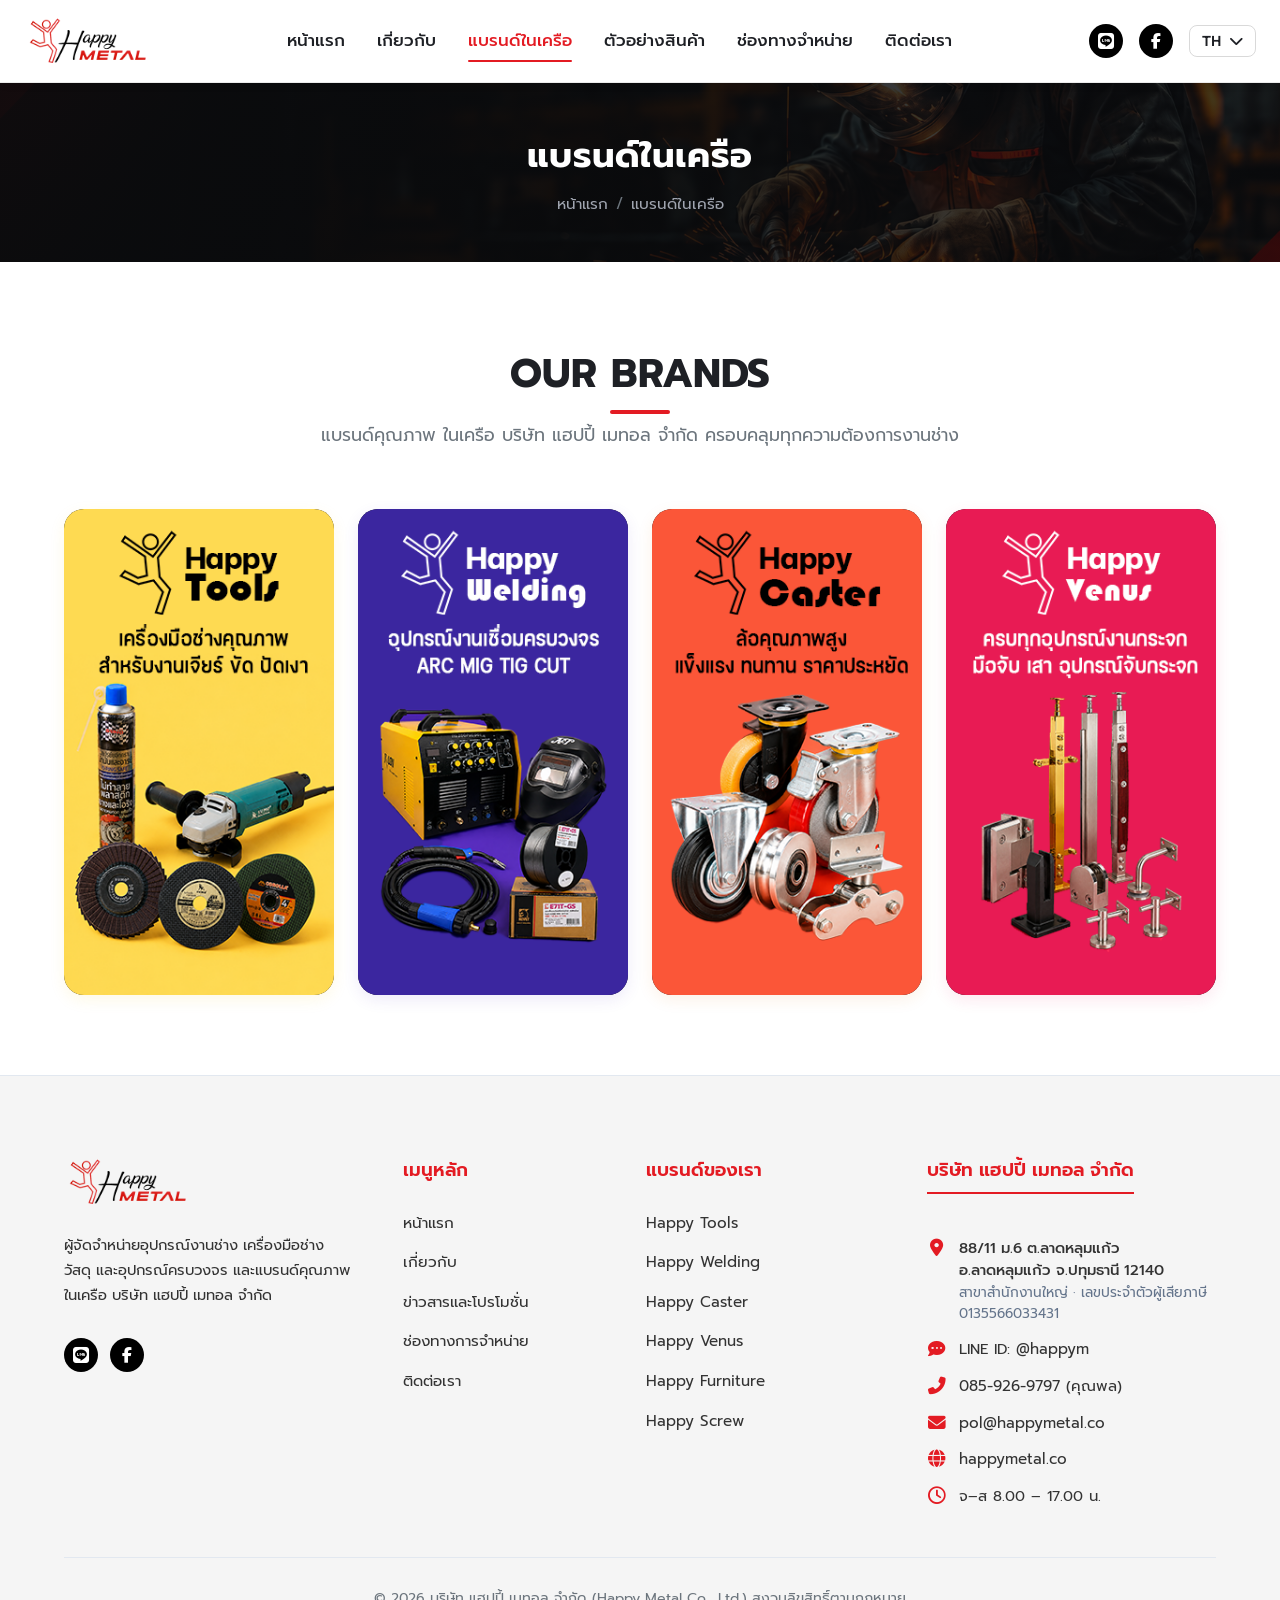
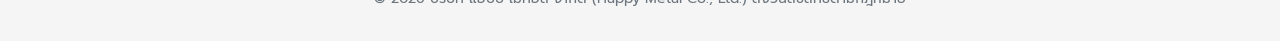
<file: brands.html>
<!DOCTYPE html>
<html lang="th">
<head>
    <meta charset="UTF-8">
    <meta name="viewport" content="width=device-width, initial-scale=1.0">
    <title>แบรนด์ในเครือ | Happy Metal</title>
    <!-- Meta Tags for SEO -->
    <meta name="description" content="บริษัท แฮปปี้ เมทอล จำกัด ผู้นำเข้าและจัดจำหน่ายอุปกรณ์งานช่าง ครบวงจร คัดสรรคุณภาพเพื่อความเป็นมืออาชีพ">
    <meta name="keywords" content="Happy Metal, แฮปปี้ เมทอล, แบรนด์ในเครือ, เครื่องมือช่าง, อุปกรณ์เชื่อม, ลูกล้อ, อุปกรณ์กระจก">
    <meta name="author" content="Happy Metal Co., Ltd.">
    <link rel="icon" href="logo/Happt Metal.png" type="image/png">
    
    <!-- Google Fonts: Prompt for Thai & Outfit for English -->
    <link rel="preconnect" href="https://fonts.googleapis.com">
    <link rel="preconnect" href="https://fonts.gstatic.com" crossorigin>
    <link href="https://fonts.googleapis.com/css2?family=Outfit:wght@300;400;600;700;800&family=Prompt:wght@300;400;500;600;700&display=swap" rel="stylesheet">
    
    <!-- FontAwesome for Premium Icons -->
    <link rel="stylesheet" href="https://cdnjs.cloudflare.com/ajax/libs/font-awesome/6.4.0/css/all.min.css">
    
    <!-- Custom Style Sheet -->
    <link rel="stylesheet" href="styles.css?v=5">
</head>
<body>

    <!-- Header & Navigation -->
    <header class="navbar" id="navbar">
        <div class="nav-container">
            <a href="index.html" class="logo-area" id="nav-logo">
                <img src="logo/Happt Metal.png" alt="Happy Metal Logo" class="logo-img">
            </a>
            
            <nav class="nav-menu" id="nav-menu">
                <a href="index.html" class="nav-link">หน้าแรก</a>
                <a href="about.html" class="nav-link">เกี่ยวกับ</a>
                <a href="brands.html" class="nav-link active">แบรนด์ในเครือ</a>
                <a href="catalog.html" class="nav-link">ตัวอย่างสินค้า</a>
                <a href="channels.html" class="nav-link">ช่องทางจำหน่าย</a>
                <a href="contact.html" class="nav-link">ติดต่อเรา</a>
            </nav>
            
            <div class="nav-actions">
                <a href="https://lin.ee/QelzAv5" target="_blank" class="social-icon line-btn" title="Line Official Account"><i class="fab fa-line"></i></a>
                <a href="https://facebook.com/HappyWeldingOfficial" target="_blank" class="social-icon fb-btn" title="Facebook Page"><i class="fab fa-facebook-f"></i></a>
                <div class="lang-switcher" id="lang-switcher">
                    <button class="lang-btn" id="lang-btn">
                        <span>TH</span> <i class="fas fa-chevron-down"></i>
                    </button>
                    <div class="lang-dropdown">
                        <a href="#" class="lang-item active">TH</a>
                        <a href="#" class="lang-item">EN</a>
                    </div>
                </div>
                <!-- Hamburger Menu for Mobile -->
                <button class="hamburger-menu" id="hamburger-menu" aria-label="Toggle Menu">
                    <span></span>
                    <span></span>
                    <span></span>
                </button>
            </div>
        </div>
    </header>

    <!-- Page Banner -->
    <section class="page-banner">
        <div class="page-banner-overlay"></div>
        <div class="page-banner-content">
            <h1 class="page-banner-title">แบรนด์ในเครือ</h1>
            <div class="page-banner-breadcrumbs">
                <a href="index.html">หน้าแรก</a><span>/</span>แบรนด์ในเครือ
            </div>
        </div>
    </section>

    <!-- Our Brands Section -->
    <section class="brands-section" id="brands" style="padding-top: 80px; padding-bottom: 80px;">
        <div class="container">
            <div class="section-header text-center">
                <h2 class="section-title">OUR BRANDS</h2>
                <p class="section-subtitle">แบรนด์คุณภาพ ในเครือ บริษัท แฮปปี้ เมทอล จำกัด ครอบคลุมทุกความต้องการงานช่าง</p>
            </div>
            
            <div class="brands-grid">
                <!-- Brand Card 1: Happy Tools (Yellow Card) -->
                <div class="brand-card yellow-glow" data-brand="happy-tools">
                    <img src="brands/Artboard 1.png" alt="Happy Tools Brand Card" class="brand-card-img">
                    <div class="brand-card-overlay">
                        <button class="brand-card-btn" data-brand="happy-tools">
                            <span>ข้อมูลเพิ่มเติม</span> <i class="fas fa-chevron-right"></i>
                        </button>
                    </div>
                </div>
                
                <!-- Brand Card 2: Happy Welding (Purple Card) -->
                <div class="brand-card purple-glow" data-brand="happy-welding">
                    <img src="brands/Artboard 2.png" alt="Happy Welding Brand Card" class="brand-card-img">
                    <div class="brand-card-overlay">
                        <button class="brand-card-btn" data-brand="happy-welding">
                            <span>ข้อมูลเพิ่มเติม</span> <i class="fas fa-chevron-right"></i>
                        </button>
                    </div>
                </div>
                
                <!-- Brand Card 3: Happy Caster (Orange Card) -->
                <div class="brand-card orange-glow" data-brand="happy-caster">
                    <img src="brands/Artboard 3.png" alt="Happy Caster Brand Card" class="brand-card-img">
                    <div class="brand-card-overlay">
                        <button class="brand-card-btn" data-brand="happy-caster">
                            <span>ข้อมูลเพิ่มเติม</span> <i class="fas fa-chevron-right"></i>
                        </button>
                    </div>
                </div>
                
                <!-- Brand Card 4: Happy Venus (Pink Card) -->
                <div class="brand-card pink-glow" data-brand="happy-venus">
                    <img src="brands/Artboard 4.png" alt="Happy Venus Brand Card" class="brand-card-img">
                    <div class="brand-card-overlay">
                        <button class="brand-card-btn" data-brand="happy-venus">
                            <span>ข้อมูลเพิ่มเติม</span> <i class="fas fa-chevron-right"></i>
                        </button>
                    </div>
                </div>
            </div>
        </div>
    </section>

    <!-- Footer -->
    <footer class="footer">
        <div class="container">
            <div class="footer-grid">
                <!-- Column 1: Logo & Description -->
                <div class="footer-col brand-col">
                    <img src="logo/Happt Metal.png" alt="Happy Metal Logo" class="footer-logo">
                    <p class="footer-desc">ผู้จัดจำหน่ายอุปกรณ์งานช่าง เครื่องมือช่าง วัสดุ และอุปกรณ์ครบวงจร และแบรนด์คุณภาพ ในเครือ บริษัท แฮปปี้ เมทอล จำกัด</p>
                    <div class="footer-socials">
                        <a href="https://lin.ee/QelzAv5" target="_blank" class="social-icon"><i class="fab fa-line"></i></a>
                        <a href="https://facebook.com/HappyWeldingOfficial" target="_blank" class="social-icon"><i class="fab fa-facebook-f"></i></a>
                    </div>
                </div>
                
                <!-- Column 2: Main Menu -->
                <div class="footer-col links-col">
                    <h3>เมนูหลัก</h3>
                    <ul>
                        <li><a href="index.html">หน้าแรก</a></li>
                        <li><a href="about.html">เกี่ยวกับ</a></li>
                        <li><a href="catalog.html" class="brand-filter-link" data-brand="others">ข่าวสารและโปรโมชั่น</a></li>
                        <li><a href="channels.html">ช่องทางการจำหน่าย</a></li>
                        <li><a href="contact.html">ติดต่อเรา</a></li>
                    </ul>
                </div>

                <!-- Column 3: Our Brands -->
                <div class="footer-col links-col">
                    <h3>แบรนด์ของเรา</h3>
                    <ul>
                        <li><a href="catalog.html" class="brand-filter-link" data-brand="happy-tools">Happy Tools</a></li>
                        <li><a href="catalog.html" class="brand-filter-link" data-brand="happy-welding">Happy Welding</a></li>
                        <li><a href="catalog.html" class="brand-filter-link" data-brand="happy-caster">Happy Caster</a></li>
                        <li><a href="catalog.html" class="brand-filter-link" data-brand="happy-venus">Happy Venus</a></li>
                        <li><a href="catalog.html" class="brand-filter-link" data-brand="others">Happy Furniture</a></li>
                        <li><a href="catalog.html" class="brand-filter-link" data-brand="others">Happy Screw</a></li>
                    </ul>
                </div>
                
                <!-- Column 4: Contact Us -->
                <div class="footer-col contact-col">
                    <h3 class="footer-company-name">บริษัท แฮปปี้ เมทอล จำกัด</h3>
                    <ul class="footer-contact-details">
                        <li class="contact-item-address">
                            <i class="fas fa-map-marker-alt"></i>
                            <div>
                                <span class="contact-main">88/11 ม.6 ต.ลาดหลุมแก้ว อ.ลาดหลุมแก้ว จ.ปทุมธานี 12140</span>
                                <span class="contact-sub">สาขาสำนักงานใหญ่ · เลขประจำตัวผู้เสียภาษี 0135566033431</span>
                            </div>
                        </li>
                        <li>
                            <i class="fas fa-comment-dots"></i>
                            <span>LINE ID: <a href="https://lin.ee/QelzAv5" target="_blank">@happym</a></span>
                        </li>
                        <li>
                            <i class="fas fa-phone-alt"></i>
                            <span><a href="tel:0859269797">085-926-9797</a> (คุณพล)</span>
                        </li>
                        <li>
                            <i class="fas fa-envelope"></i>
                            <span><a href="mailto:pol@happymetal.co">pol@happymetal.co</a></span>
                        </li>
                        <li>
                            <i class="fas fa-globe"></i>
                            <span><a href="https://happymetal.co" target="_blank">happymetal.co</a></span>
                        </li>
                        <li>
                            <i class="far fa-clock"></i>
                            <span>จ–ส 8.00 – 17.00 น.</span>
                        </li>
                    </ul>
                </div>
            </div>
            
            <div class="footer-bottom">
                <p>&copy; 2026 บริษัท แฮปปี้ เมทอล จำกัด (Happy Metal Co., Ltd.) สงวนลิขสิทธิ์ตามกฎหมาย</p>
            </div>
        </div>
    </footer>

    <!-- Custom Script File -->
    <script src="app.js"></script>
</body>
</html>
</file>
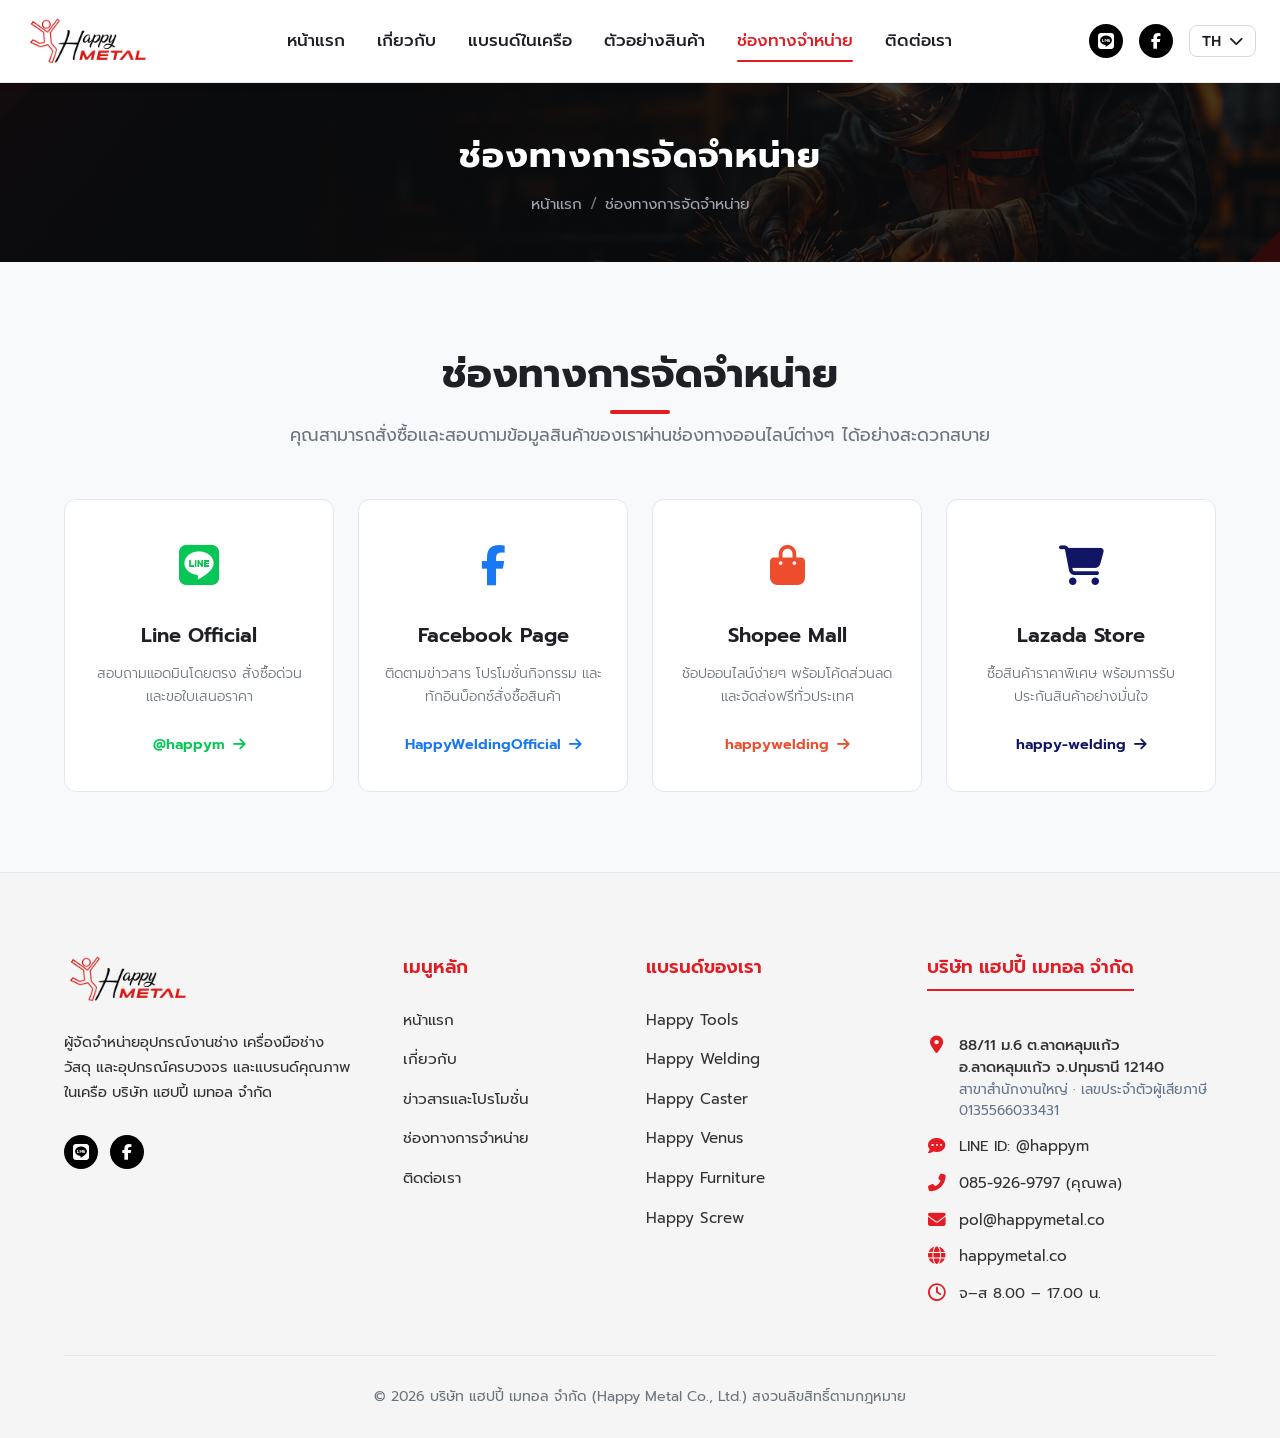
<file: channels.html>
<!DOCTYPE html>
<html lang="th">
<head>
    <meta charset="UTF-8">
    <meta name="viewport" content="width=device-width, initial-scale=1.0">
    <title>ช่องทางจำหน่าย | Happy Metal</title>
    <!-- Meta Tags for SEO -->
    <meta name="description" content="บริษัท แฮปปี้ เมทอล จำกัด ผู้นำเข้าและจัดจำหน่ายอุปกรณ์งานช่าง ครบวงจร คัดสรรคุณภาพเพื่อความเป็นมืออาชีพ">
    <meta name="keywords" content="Happy Metal, แฮปปี้ เมทอล, ช่องทางจำหน่าย, เครื่องมือช่าง, อุปกรณ์เชื่อม, ลูกล้อ, อุปกรณ์กระจก">
    <meta name="author" content="Happy Metal Co., Ltd.">
    <link rel="icon" href="logo/Happt Metal.png" type="image/png">
    
    <!-- Google Fonts: Prompt for Thai & Outfit for English -->
    <link rel="preconnect" href="https://fonts.googleapis.com">
    <link rel="preconnect" href="https://fonts.gstatic.com" crossorigin>
    <link href="https://fonts.googleapis.com/css2?family=Outfit:wght@300;400;600;700;800&family=Prompt:wght@300;400;500;600;700&display=swap" rel="stylesheet">
    
    <!-- FontAwesome for Premium Icons -->
    <link rel="stylesheet" href="https://cdnjs.cloudflare.com/ajax/libs/font-awesome/6.4.0/css/all.min.css">
    
    <!-- Custom Style Sheet -->
    <link rel="stylesheet" href="styles.css?v=5">
</head>
<body>

    <!-- Header & Navigation -->
    <header class="navbar" id="navbar">
        <div class="nav-container">
            <a href="index.html" class="logo-area" id="nav-logo">
                <img src="logo/Happt Metal.png" alt="Happy Metal Logo" class="logo-img">
            </a>
            
            <nav class="nav-menu" id="nav-menu">
                <a href="index.html" class="nav-link">หน้าแรก</a>
                <a href="about.html" class="nav-link">เกี่ยวกับ</a>
                <a href="brands.html" class="nav-link">แบรนด์ในเครือ</a>
                <a href="catalog.html" class="nav-link">ตัวอย่างสินค้า</a>
                <a href="channels.html" class="nav-link active">ช่องทางจำหน่าย</a>
                <a href="contact.html" class="nav-link">ติดต่อเรา</a>
            </nav>
            
            <div class="nav-actions">
                <a href="https://lin.ee/QelzAv5" target="_blank" class="social-icon line-btn" title="Line Official Account"><i class="fab fa-line"></i></a>
                <a href="https://facebook.com/HappyWeldingOfficial" target="_blank" class="social-icon fb-btn" title="Facebook Page"><i class="fab fa-facebook-f"></i></a>
                <div class="lang-switcher" id="lang-switcher">
                    <button class="lang-btn" id="lang-btn">
                        <span>TH</span> <i class="fas fa-chevron-down"></i>
                    </button>
                    <div class="lang-dropdown">
                        <a href="#" class="lang-item active">TH</a>
                        <a href="#" class="lang-item">EN</a>
                    </div>
                </div>
                <!-- Hamburger Menu for Mobile -->
                <button class="hamburger-menu" id="hamburger-menu" aria-label="Toggle Menu">
                    <span></span>
                    <span></span>
                    <span></span>
                </button>
            </div>
        </div>
    </header>

    <!-- Page Banner -->
    <section class="page-banner">
        <div class="page-banner-overlay"></div>
        <div class="page-banner-content">
            <h1 class="page-banner-title">ช่องทางการจัดจำหน่าย</h1>
            <div class="page-banner-breadcrumbs">
                <a href="index.html">หน้าแรก</a><span>/</span>ช่องทางการจัดจำหน่าย
            </div>
        </div>
    </section>

    <!-- Distribution Channels Section -->
    <section class="channels-section" id="channels" style="padding-top: 80px; padding-bottom: 80px;">
        <div class="container text-center">
            <h2 class="section-title">ช่องทางการจัดจำหน่าย</h2>
            <p class="section-subtitle">คุณสามารถสั่งซื้อและสอบถามข้อมูลสินค้าของเราผ่านช่องทางออนไลน์ต่างๆ ได้อย่างสะดวกสบาย</p>
            
            <div class="channels-grid">
                <a href="https://lin.ee/QelzAv5" target="_blank" class="channel-card card-line">
                    <div class="channel-icon"><i class="fab fa-line"></i></div>
                    <h3>Line Official</h3>
                    <p>สอบถามแอดมินโดยตรง สั่งซื้อด่วนและขอใบเสนอราคา</p>
                    <span class="channel-link">@happym <i class="fas fa-arrow-right"></i></span>
                </a>
                <a href="https://facebook.com/HappyWeldingOfficial" target="_blank" class="channel-card card-facebook">
                    <div class="channel-icon"><i class="fab fa-facebook-f"></i></div>
                    <h3>Facebook Page</h3>
                    <p>ติดตามข่าวสาร โปรโมชั่นกิจกรรม และทักอินบ็อกซ์สั่งซื้อสินค้า</p>
                    <span class="channel-link">HappyWeldingOfficial <i class="fas fa-arrow-right"></i></span>
                </a>
                <a href="https://shopee.co.th/happywelding" target="_blank" class="channel-card card-shopee">
                    <div class="channel-icon"><i class="fas fa-shopping-bag"></i></div>
                    <h3>Shopee Mall</h3>
                    <p>ช้อปออนไลน์ง่ายๆ พร้อมโค้ดส่วนลดและจัดส่งฟรีทั่วประเทศ</p>
                    <span class="channel-link">happywelding <i class="fas fa-arrow-right"></i></span>
                </a>
                <a href="https://lazada.co.th/shop/happy-welding" target="_blank" class="channel-card card-lazada">
                    <div class="channel-icon"><i class="fas fa-shopping-cart"></i></div>
                    <h3>Lazada Store</h3>
                    <p>ซื้อสินค้าราคาพิเศษ พร้อมการรับประกันสินค้าอย่างมั่นใจ</p>
                    <span class="channel-link">happy-welding <i class="fas fa-arrow-right"></i></span>
                </a>
            </div>
        </div>
    </section>

    <!-- Footer -->
    <footer class="footer">
        <div class="container">
            <div class="footer-grid">
                <!-- Column 1: Logo & Description -->
                <div class="footer-col brand-col">
                    <img src="logo/Happt Metal.png" alt="Happy Metal Logo" class="footer-logo">
                    <p class="footer-desc">ผู้จัดจำหน่ายอุปกรณ์งานช่าง เครื่องมือช่าง วัสดุ และอุปกรณ์ครบวงจร และแบรนด์คุณภาพ ในเครือ บริษัท แฮปปี้ เมทอล จำกัด</p>
                    <div class="footer-socials">
                        <a href="https://lin.ee/QelzAv5" target="_blank" class="social-icon"><i class="fab fa-line"></i></a>
                        <a href="https://facebook.com/HappyWeldingOfficial" target="_blank" class="social-icon"><i class="fab fa-facebook-f"></i></a>
                    </div>
                </div>
                
                <!-- Column 2: Main Menu -->
                <div class="footer-col links-col">
                    <h3>เมนูหลัก</h3>
                    <ul>
                        <li><a href="index.html">หน้าแรก</a></li>
                        <li><a href="about.html">เกี่ยวกับ</a></li>
                        <li><a href="catalog.html" class="brand-filter-link" data-brand="others">ข่าวสารและโปรโมชั่น</a></li>
                        <li><a href="channels.html">ช่องทางการจำหน่าย</a></li>
                        <li><a href="contact.html">ติดต่อเรา</a></li>
                    </ul>
                </div>

                <!-- Column 3: Our Brands -->
                <div class="footer-col links-col">
                    <h3>แบรนด์ของเรา</h3>
                    <ul>
                        <li><a href="catalog.html" class="brand-filter-link" data-brand="happy-tools">Happy Tools</a></li>
                        <li><a href="catalog.html" class="brand-filter-link" data-brand="happy-welding">Happy Welding</a></li>
                        <li><a href="catalog.html" class="brand-filter-link" data-brand="happy-caster">Happy Caster</a></li>
                        <li><a href="catalog.html" class="brand-filter-link" data-brand="happy-venus">Happy Venus</a></li>
                        <li><a href="catalog.html" class="brand-filter-link" data-brand="others">Happy Furniture</a></li>
                        <li><a href="catalog.html" class="brand-filter-link" data-brand="others">Happy Screw</a></li>
                    </ul>
                </div>
                
                <!-- Column 4: Contact Us -->
                <div class="footer-col contact-col">
                    <h3 class="footer-company-name">บริษัท แฮปปี้ เมทอล จำกัด</h3>
                    <ul class="footer-contact-details">
                        <li class="contact-item-address">
                            <i class="fas fa-map-marker-alt"></i>
                            <div>
                                <span class="contact-main">88/11 ม.6 ต.ลาดหลุมแก้ว อ.ลาดหลุมแก้ว จ.ปทุมธานี 12140</span>
                                <span class="contact-sub">สาขาสำนักงานใหญ่ · เลขประจำตัวผู้เสียภาษี 0135566033431</span>
                            </div>
                        </li>
                        <li>
                            <i class="fas fa-comment-dots"></i>
                            <span>LINE ID: <a href="https://lin.ee/QelzAv5" target="_blank">@happym</a></span>
                        </li>
                        <li>
                            <i class="fas fa-phone-alt"></i>
                            <span><a href="tel:0859269797">085-926-9797</a> (คุณพล)</span>
                        </li>
                        <li>
                            <i class="fas fa-envelope"></i>
                            <span><a href="mailto:pol@happymetal.co">pol@happymetal.co</a></span>
                        </li>
                        <li>
                            <i class="fas fa-globe"></i>
                            <span><a href="https://happymetal.co" target="_blank">happymetal.co</a></span>
                        </li>
                        <li>
                            <i class="far fa-clock"></i>
                            <span>จ–ส 8.00 – 17.00 น.</span>
                        </li>
                    </ul>
                </div>
            </div>
            
            <div class="footer-bottom">
                <p>&copy; 2026 บริษัท แฮปปี้ เมทอล จำกัด (Happy Metal Co., Ltd.) สงวนลิขสิทธิ์ตามกฎหมาย</p>
            </div>
        </div>
    </footer>

    <!-- Custom Script File -->
    <script src="app.js"></script>
</body>
</html>
</file>
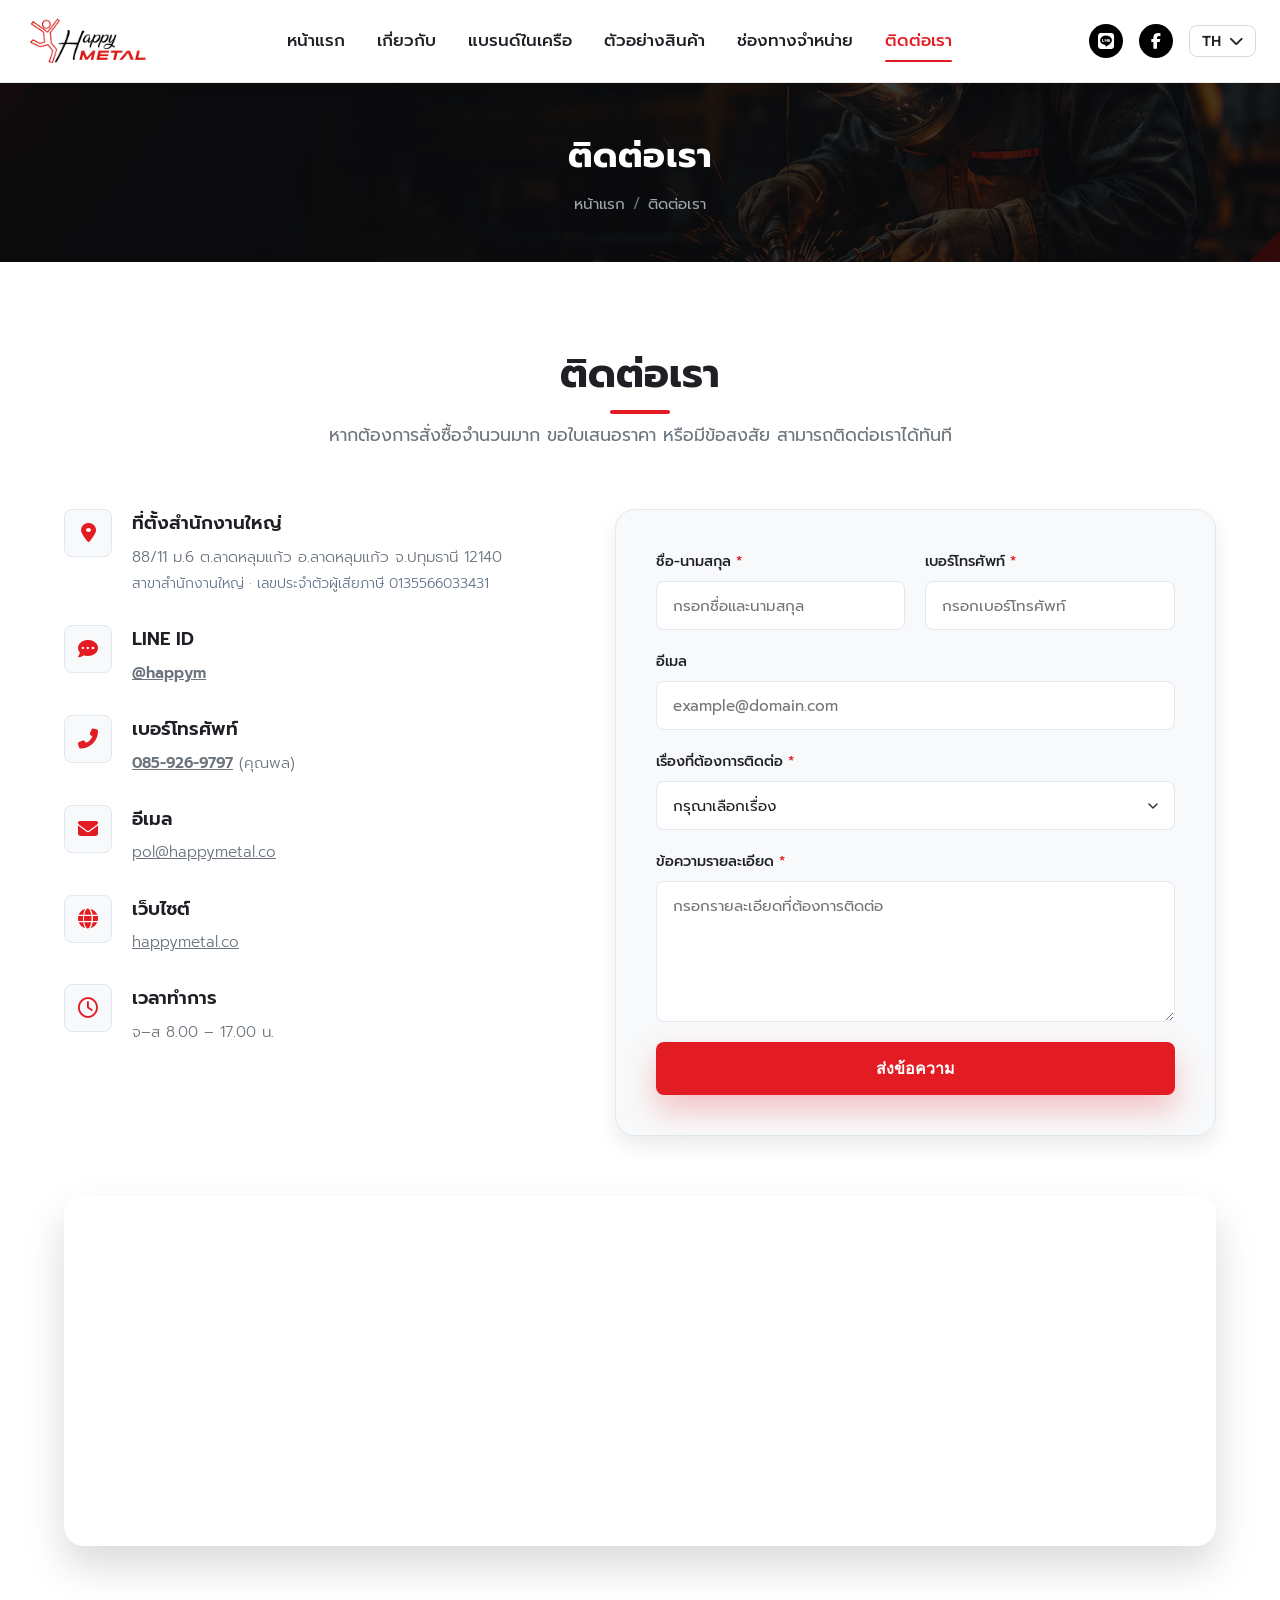
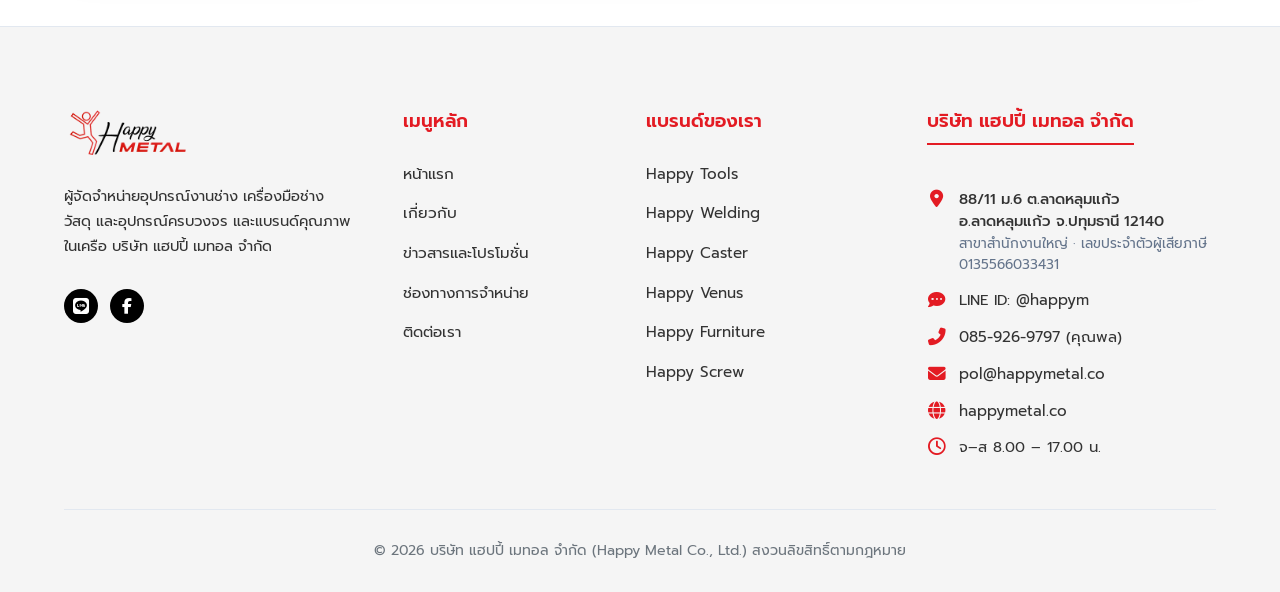
<file: contact.html>
<!DOCTYPE html>
<html lang="th">
<head>
    <meta charset="UTF-8">
    <meta name="viewport" content="width=device-width, initial-scale=1.0">
    <title>ติดต่อเรา | Happy Metal</title>
    <!-- Meta Tags for SEO -->
    <meta name="description" content="บริษัท แฮปปี้ เมทอล จำกัด ผู้นำเข้าและจัดจำหน่ายอุปกรณ์งานช่าง ครบวงจร คัดสรรคุณภาพเพื่อความเป็นมืออาชีพ">
    <meta name="keywords" content="Happy Metal, แฮปปี้ เมทอล, ติดต่อเรา, เครื่องมือช่าง, อุปกรณ์เชื่อม, ลูกล้อ, อุปกรณ์กระจก">
    <meta name="author" content="Happy Metal Co., Ltd.">
    <link rel="icon" href="logo/Happt Metal.png" type="image/png">
    
    <!-- Google Fonts: Prompt for Thai & Outfit for English -->
    <link rel="preconnect" href="https://fonts.googleapis.com">
    <link rel="preconnect" href="https://fonts.gstatic.com" crossorigin>
    <link href="https://fonts.googleapis.com/css2?family=Outfit:wght@300;400;600;700;800&family=Prompt:wght@300;400;500;600;700&display=swap" rel="stylesheet">
    
    <!-- FontAwesome for Premium Icons -->
    <link rel="stylesheet" href="https://cdnjs.cloudflare.com/ajax/libs/font-awesome/6.4.0/css/all.min.css">
    
    <!-- Custom Style Sheet -->
    <link rel="stylesheet" href="styles.css?v=5">
</head>
<body>

    <!-- Header & Navigation -->
    <header class="navbar" id="navbar">
        <div class="nav-container">
            <a href="index.html" class="logo-area" id="nav-logo">
                <img src="logo/Happt Metal.png" alt="Happy Metal Logo" class="logo-img">
            </a>
            
            <nav class="nav-menu" id="nav-menu">
                <a href="index.html" class="nav-link">หน้าแรก</a>
                <a href="about.html" class="nav-link">เกี่ยวกับ</a>
                <a href="brands.html" class="nav-link">แบรนด์ในเครือ</a>
                <a href="catalog.html" class="nav-link">ตัวอย่างสินค้า</a>
                <a href="channels.html" class="nav-link">ช่องทางจำหน่าย</a>
                <a href="contact.html" class="nav-link active">ติดต่อเรา</a>
            </nav>
            
            <div class="nav-actions">
                <a href="https://lin.ee/QelzAv5" target="_blank" class="social-icon line-btn" title="Line Official Account"><i class="fab fa-line"></i></a>
                <a href="https://facebook.com/HappyWeldingOfficial" target="_blank" class="social-icon fb-btn" title="Facebook Page"><i class="fab fa-facebook-f"></i></a>
                <div class="lang-switcher" id="lang-switcher">
                    <button class="lang-btn" id="lang-btn">
                        <span>TH</span> <i class="fas fa-chevron-down"></i>
                    </button>
                    <div class="lang-dropdown">
                        <a href="#" class="lang-item active">TH</a>
                        <a href="#" class="lang-item">EN</a>
                    </div>
                </div>
                <!-- Hamburger Menu for Mobile -->
                <button class="hamburger-menu" id="hamburger-menu" aria-label="Toggle Menu">
                    <span></span>
                    <span></span>
                    <span></span>
                </button>
            </div>
        </div>
    </header>

    <!-- Page Banner -->
    <section class="page-banner">
        <div class="page-banner-overlay"></div>
        <div class="page-banner-content">
            <h1 class="page-banner-title">ติดต่อเรา</h1>
            <div class="page-banner-breadcrumbs">
                <a href="index.html">หน้าแรก</a><span>/</span>ติดต่อเรา
            </div>
        </div>
    </section>

    <!-- Contact Section -->
    <section class="contact-section" id="contact" style="padding-top: 80px; padding-bottom: 80px;">
        <div class="container">
            <div class="section-header text-center">
                <h2 class="section-title">ติดต่อเรา</h2>
                <p class="section-subtitle">หากต้องการสั่งซื้อจำนวนมาก ขอใบเสนอราคา หรือมีข้อสงสัย สามารถติดต่อเราได้ทันที</p>
            </div>
            
            <div class="contact-grid">
                <!-- Contact Info Area -->
                <div class="contact-info-area">
                    <div class="info-box">
                        <div class="info-icon"><i class="fas fa-map-marker-alt"></i></div>
                        <div class="info-details">
                            <h3>ที่ตั้งสำนักงานใหญ่</h3>
                            <p>88/11 ม.6 ต.ลาดหลุมแก้ว อ.ลาดหลุมแก้ว จ.ปทุมธานี 12140</p>
                            <p style="font-size: 0.88rem; color: #64748b; margin-top: 4px;">สาขาสำนักงานใหญ่ · เลขประจำตัวผู้เสียภาษี 0135566033431</p>
                        </div>
                    </div>
                    
                    <div class="info-box">
                        <div class="info-icon"><i class="fas fa-comment-dots"></i></div>
                        <div class="info-details">
                            <h3>LINE ID</h3>
                            <p><a href="https://lin.ee/QelzAv5" target="_blank" style="color: inherit; text-decoration: underline; font-weight: 600;">@happym</a></p>
                        </div>
                    </div>
                    
                    <div class="info-box">
                        <div class="info-icon"><i class="fas fa-phone-alt"></i></div>
                        <div class="info-details">
                            <h3>เบอร์โทรศัพท์</h3>
                            <p><a href="tel:0859269797" style="color: inherit; text-decoration: underline; font-weight: 600;">085-926-9797</a> (คุณพล)</p>
                        </div>
                    </div>
                    
                    <div class="info-box">
                        <div class="info-icon"><i class="fas fa-envelope"></i></div>
                        <div class="info-details">
                            <h3>อีเมล</h3>
                            <p><a href="mailto:pol@happymetal.co" style="color: inherit; text-decoration: underline;">pol@happymetal.co</a></p>
                        </div>
                    </div>
                    
                    <div class="info-box">
                        <div class="info-icon"><i class="fas fa-globe"></i></div>
                        <div class="info-details">
                            <h3>เว็บไซต์</h3>
                            <p><a href="https://happymetal.co" target="_blank" style="color: inherit; text-decoration: underline;">happymetal.co</a></p>
                        </div>
                    </div>
                    
                    <div class="info-box">
                        <div class="info-icon"><i class="far fa-clock"></i></div>
                        <div class="info-details">
                            <h3>เวลาทำการ</h3>
                            <p>จ–ส 8.00 – 17.00 น.</p>
                        </div>
                    </div>
                </div>
                
                <!-- Contact Form Area -->
                <div class="contact-form-area">
                    <form id="contact-form" class="contact-form" onsubmit="event.preventDefault(); alert('ส่งข้อความสำเร็จ! เราจะติดต่อกลับท่านโดยเร็วที่สุด'); this.reset();">
                        <div class="form-group-row">
                            <div class="form-group">
                                <label for="name">ชื่อ-นามสกุล <span class="required">*</span></label>
                                <input type="text" id="name" required placeholder="กรอกชื่อและนามสกุล">
                            </div>
                            <div class="form-group">
                                <label for="phone">เบอร์โทรศัพท์ <span class="required">*</span></label>
                                <input type="tel" id="phone" required placeholder="กรอกเบอร์โทรศัพท์">
                            </div>
                        </div>
                        <div class="form-group">
                            <label for="email">อีเมล</label>
                            <input type="email" id="email" placeholder="example@domain.com">
                        </div>
                        <div class="form-group">
                            <label for="subject">เรื่องที่ต้องการติดต่อ <span class="required">*</span></label>
                            <select id="subject" required>
                                <option value="" disabled selected>กรุณาเลือกเรื่อง</option>
                                <option value="quotation">ขอใบเสนอราคา (สั่งซื้อจำนวนมาก)</option>
                                <option value="product">สอบถามข้อมูลสินค้าเพิ่มเติม</option>
                                <option value="distributor">สนใจสมัครเป็นตัวแทนจำหน่าย</option>
                                <option value="other">อื่นๆ</option>
                            </select>
                        </div>
                        <div class="form-group">
                            <label for="message">ข้อความรายละเอียด <span class="required">*</span></label>
                            <textarea id="message" rows="5" required placeholder="กรอกรายละเอียดที่ต้องการติดต่อ"></textarea>
                        </div>
                        <button type="submit" class="btn btn-primary btn-block">ส่งข้อความ</button>
                    </form>
                </div>
            </div>
            
            <!-- Map Section -->
            <div class="map-container">
                <iframe 
                    src="https://maps.google.com/maps?q=Happy%20Metal%20%E0%B8%A5%E0%B8%B2%E0%B8%94%E0%B8%AB%E0%B8%A5%E0%B8%B8%E0%B8%A1%E0%B9%81%E0%B8%81%E0%B9%89%E0%B8%A7&t=&z=17&ie=UTF8&iwloc=&output=embed" 
                    width="100%" 
                    height="100%" 
                    style="border:0;" 
                    allowfullscreen="" 
                    loading="lazy" 
                    referrerpolicy="no-referrer-when-downgrade">
                </iframe>
            </div>
        </div>
    </section>

    <!-- Footer -->
    <footer class="footer">
        <div class="container">
            <div class="footer-grid">
                <!-- Column 1: Logo & Description -->
                <div class="footer-col brand-col">
                    <img src="logo/Happt Metal.png" alt="Happy Metal Logo" class="footer-logo">
                    <p class="footer-desc">ผู้จัดจำหน่ายอุปกรณ์งานช่าง เครื่องมือช่าง วัสดุ และอุปกรณ์ครบวงจร และแบรนด์คุณภาพ ในเครือ บริษัท แฮปปี้ เมทอล จำกัด</p>
                    <div class="footer-socials">
                        <a href="https://lin.ee/QelzAv5" target="_blank" class="social-icon"><i class="fab fa-line"></i></a>
                        <a href="https://facebook.com/HappyWeldingOfficial" target="_blank" class="social-icon"><i class="fab fa-facebook-f"></i></a>
                    </div>
                </div>
                
                <!-- Column 2: Main Menu -->
                <div class="footer-col links-col">
                    <h3>เมนูหลัก</h3>
                    <ul>
                        <li><a href="index.html">หน้าแรก</a></li>
                        <li><a href="about.html">เกี่ยวกับ</a></li>
                        <li><a href="catalog.html" class="brand-filter-link" data-brand="others">ข่าวสารและโปรโมชั่น</a></li>
                        <li><a href="channels.html">ช่องทางการจำหน่าย</a></li>
                        <li><a href="contact.html">ติดต่อเรา</a></li>
                    </ul>
                </div>

                <!-- Column 3: Our Brands -->
                <div class="footer-col links-col">
                    <h3>แบรนด์ของเรา</h3>
                    <ul>
                        <li><a href="catalog.html" class="brand-filter-link" data-brand="happy-tools">Happy Tools</a></li>
                        <li><a href="catalog.html" class="brand-filter-link" data-brand="happy-welding">Happy Welding</a></li>
                        <li><a href="catalog.html" class="brand-filter-link" data-brand="happy-caster">Happy Caster</a></li>
                        <li><a href="catalog.html" class="brand-filter-link" data-brand="happy-venus">Happy Venus</a></li>
                        <li><a href="catalog.html" class="brand-filter-link" data-brand="others">Happy Furniture</a></li>
                        <li><a href="catalog.html" class="brand-filter-link" data-brand="others">Happy Screw</a></li>
                    </ul>
                </div>
                
                <!-- Column 4: Contact Us -->
                <div class="footer-col contact-col">
                    <h3 class="footer-company-name">บริษัท แฮปปี้ เมทอล จำกัด</h3>
                    <ul class="footer-contact-details">
                        <li class="contact-item-address">
                            <i class="fas fa-map-marker-alt"></i>
                            <div>
                                <span class="contact-main">88/11 ม.6 ต.ลาดหลุมแก้ว อ.ลาดหลุมแก้ว จ.ปทุมธานี 12140</span>
                                <span class="contact-sub">สาขาสำนักงานใหญ่ · เลขประจำตัวผู้เสียภาษี 0135566033431</span>
                            </div>
                        </li>
                        <li>
                            <i class="fas fa-comment-dots"></i>
                            <span>LINE ID: <a href="https://lin.ee/QelzAv5" target="_blank">@happym</a></span>
                        </li>
                        <li>
                            <i class="fas fa-phone-alt"></i>
                            <span><a href="tel:0859269797">085-926-9797</a> (คุณพล)</span>
                        </li>
                        <li>
                            <i class="fas fa-envelope"></i>
                            <span><a href="mailto:pol@happymetal.co">pol@happymetal.co</a></span>
                        </li>
                        <li>
                            <i class="fas fa-globe"></i>
                            <span><a href="https://happymetal.co" target="_blank">happymetal.co</a></span>
                        </li>
                        <li>
                            <i class="far fa-clock"></i>
                            <span>จ–ส 8.00 – 17.00 น.</span>
                        </li>
                    </ul>
                </div>
            </div>
            
            <div class="footer-bottom">
                <p>&copy; 2026 บริษัท แฮปปี้ เมทอล จำกัด (Happy Metal Co., Ltd.) สงวนลิขสิทธิ์ตามกฎหมาย</p>
            </div>
        </div>
    </footer>

    <!-- Custom Script File -->
    <script src="app.js"></script>
</body>
</html>
</file>
<file: styles.css>
/* ==========================================================================
   Happy Metal Corporate Website Stylesheet
   ========================================================================== */

/* 1. Global Reset & Variables */
:root {
    /* Color Palette */
    --color-bg-dark: #0b0c0e;
    --color-bg-card: #17181c;
    --color-primary: #e31b23;      /* Brand Red */
    --color-primary-hover: #c61118;
    
    /* Brand Accents */
    --color-brand-tools: #f1c40f;    /* Yellow */
    --color-brand-welding: #5b3cc4;  /* Purple */
    --color-brand-caster: #e67e22;   /* Orange */
    --color-brand-venus: #e91e63;    /* Pink */
    
    /* Neutral Colors */
    --color-text-light: #ffffff;
    --color-text-gray: #a0a5b0;
    --color-text-dark: #1e2025;
    --color-text-muted: #6c757d;
    --color-light-gray: #f8f9fa;
    --color-border: #e2e8f0;
    
    /* Fonts */
    --font-primary: 'Prompt', sans-serif;
    --font-secondary: 'Outfit', sans-serif;
    
    /* Transitions & Shadows */
    --transition-smooth: all 0.35s cubic-bezier(0.4, 0, 0.2, 1);
    --shadow-sm: 0 2px 4px rgba(0,0,0,0.05);
    --shadow-md: 0 10px 20px rgba(0,0,0,0.08);
    --shadow-lg: 0 20px 40px rgba(0,0,0,0.15);
    --shadow-brand: 0 15px 30px rgba(227, 27, 35, 0.25);
    
    --border-radius-lg: 20px;
    --border-radius-md: 12px;
    --border-radius-sm: 8px;
}

* {
    margin: 0;
    padding: 0;
    box-sizing: border-box;
    scroll-behavior: smooth;
}

body {
    font-family: var(--font-primary);
    background-color: #ffffff;
    color: var(--color-text-dark);
    line-height: 1.6;
    overflow-x: hidden;
    padding-top: 82px; /* Match navbar height to prevent overlap */
}

a {
    text-decoration: none;
    color: inherit;
    transition: var(--transition-smooth);
}

img {
    max-width: 100%;
    height: auto;
    display: block;
}

ul {
    list-style: none;
}

/* Common Layout Utilities */
.container {
    width: 100%;
    max-width: 1200px;
    margin: 0 auto;
    padding: 0 24px;
}

.text-center {
    text-align: center;
}

/* Section Common Styling */
section {
    padding: 100px 0;
    position: relative;
}

.section-header {
    margin-bottom: 60px;
}

.section-title {
    font-size: 2.5rem;
    font-weight: 700;
    color: var(--color-text-dark);
    margin-bottom: 15px;
    position: relative;
    display: inline-block;
}

.section-title::after {
    content: '';
    position: absolute;
    bottom: -8px;
    left: 50%;
    transform: translateX(-50%);
    width: 60px;
    height: 4px;
    background-color: var(--color-primary);
    border-radius: 2px;
}

.section-subtitle {
    font-size: 1.1rem;
    color: var(--color-text-muted);
    max-width: 700px;
    margin: 0 auto;
}

/* Premium Buttons */
.btn {
    display: inline-flex;
    align-items: center;
    justify-content: center;
    gap: 10px;
    padding: 14px 28px;
    font-size: 1rem;
    font-weight: 600;
    border-radius: var(--border-radius-sm);
    cursor: pointer;
    transition: var(--transition-smooth);
    border: none;
    outline: none;
}

.btn-pill {
    border-radius: 50px;
}

.btn-primary {
    background-color: var(--color-primary);
    color: var(--color-text-light);
    box-shadow: var(--shadow-brand);
}

.btn-primary:hover {
    background-color: var(--color-primary-hover);
    transform: translateY(-2px);
    box-shadow: 0 20px 35px rgba(227, 27, 35, 0.4);
}

.btn-secondary {
    background-color: transparent;
    color: var(--color-text-light);
    border: 2px solid var(--color-text-light);
}

.btn-secondary:hover {
    background-color: var(--color-text-light);
    color: var(--color-bg-dark);
    transform: translateY(-2px);
}

.btn-block {
    display: flex;
    width: 100%;
}

.btn-line {
    background-color: #06c755;
    color: white;
}
.btn-line:hover {
    background-color: #05b04b;
    box-shadow: 0 10px 20px rgba(6, 199, 85, 0.3);
    transform: translateY(-2px);
}

.btn-fb {
    background-color: #1877f2;
    color: white;
}
.btn-fb:hover {
    background-color: #166fe5;
    box-shadow: 0 10px 20px rgba(24, 119, 242, 0.3);
    transform: translateY(-2px);
}

/* ==========================================================================
   2. Header & Navbar Navigation
   ========================================================================== */
.navbar {
    position: fixed;
    top: 0;
    left: 0;
    width: 100%;
    z-index: 1000;
    background-color: #ffffff;
    border-bottom: 1px solid rgba(0, 0, 0, 0.08);
    transition: var(--transition-smooth);
    box-shadow: 0 2px 10px rgba(0, 0, 0, 0.04);
}

.navbar.scrolled {
    background-color: #ffffff;
    box-shadow: 0 4px 20px rgba(0, 0, 0, 0.08);
    padding: 5px 0;
}

.nav-container {
    max-width: 1300px;
    margin: 0 auto;
    padding: 15px 24px;
    display: flex;
    align-items: center;
    justify-content: space-between;
}

.logo-area {
    display: flex;
    align-items: center;
}

.logo-img {
    height: 52px;
    width: auto;
    object-fit: contain;
    transition: var(--transition-smooth);
}

.navbar.scrolled .logo-img {
    height: 44px;
}

.nav-menu {
    display: flex;
    align-items: center;
    gap: 32px;
}

.nav-link {
    font-size: 1.05rem;
    font-weight: 500;
    color: var(--color-text-dark);
    position: relative;
    padding: 8px 0;
}

.nav-link::after {
    content: '';
    position: absolute;
    bottom: 0;
    left: 0;
    width: 0;
    height: 2px;
    background-color: var(--color-primary);
    transition: var(--transition-smooth);
    border-radius: 1px;
}

.nav-link:hover, .nav-link.active {
    color: var(--color-primary);
}

.nav-link:hover::after, .nav-link.active::after {
    width: 100%;
}

.nav-actions {
    display: flex;
    align-items: center;
    gap: 16px;
}

.social-icon {
    width: 34px;
    height: 34px;
    border-radius: 50%;
    display: flex;
    align-items: center;
    justify-content: center;
    background-color: #000000;
    color: #ffffff;
    font-size: 1rem;
    border: none;
    transition: var(--transition-smooth);
}

.social-icon:hover {
    background-color: var(--color-primary);
    color: #ffffff;
    transform: translateY(-2px);
    box-shadow: 0 4px 10px rgba(0, 0, 0, 0.15);
}

.lang-switcher {
    position: relative;
}

.lang-btn {
    background: transparent;
    border: 1px solid rgba(0, 0, 0, 0.15);
    border-radius: var(--border-radius-sm);
    color: var(--color-text-dark);
    padding: 6px 12px;
    font-size: 0.9rem;
    font-weight: 600;
    cursor: pointer;
    display: flex;
    align-items: center;
    gap: 8px;
    transition: var(--transition-smooth);
    font-family: var(--font-secondary);
}

.lang-btn:hover {
    border-color: var(--color-primary);
    color: var(--color-primary);
}

.lang-dropdown {
    position: absolute;
    top: calc(100% + 8px);
    right: 0;
    background-color: #ffffff;
    border: 1px solid var(--color-border);
    border-radius: var(--border-radius-sm);
    box-shadow: var(--shadow-lg);
    display: flex;
    flex-direction: column;
    width: 70px;
    overflow: hidden;
    opacity: 0;
    transform: translateY(-10px);
    pointer-events: none;
    transition: var(--transition-smooth);
}

.lang-switcher:hover .lang-dropdown {
    opacity: 1;
    transform: translateY(0);
    pointer-events: auto;
}

.lang-item {
    padding: 8px 16px;
    font-size: 0.9rem;
    font-weight: 600;
    text-align: center;
    color: var(--color-text-dark);
    font-family: var(--font-secondary);
}

.lang-item:hover, .lang-item.active {
    background-color: var(--color-primary);
    color: #ffffff;
}

/* Mobile Hamburger Menu */
.hamburger-menu {
    display: none;
    flex-direction: column;
    justify-content: space-between;
    width: 24px;
    height: 18px;
    background: transparent;
    border: none;
    cursor: pointer;
    z-index: 1001;
}

.hamburger-menu span {
    display: block;
    width: 100%;
    height: 2px;
    background-color: var(--color-text-dark);
    transition: var(--transition-smooth);
    border-radius: 1px;
}

/* Hamburger active transformation */
.hamburger-menu.active span:nth-child(1) {
    transform: translateY(8px) rotate(45deg);
}

.hamburger-menu.active span:nth-child(2) {
    opacity: 0;
}

.hamburger-menu.active span:nth-child(3) {
    transform: translateY(-8px) rotate(-45deg);
}

/* ==========================================================================
   3. Hero Banner Section
   ========================================================================== */
.hero-section {
    height: 420px;
    width: 100%;
    max-width: 100%;
    display: flex;
    align-items: center;
    overflow: hidden;
    position: relative;
    padding: 0;
}

.hero-bg {
    position: absolute;
    top: 0;
    left: 0;
    width: 100%;
    height: 100%;
    background-size: cover;
    background-position: center right;
    transition: transform 10s ease;
}

.hero-section:hover .hero-bg {
    transform: scale(1.05);
}

/* The dark overlay that ensures text readability on the left */
.hero-overlay-slanted {
    position: absolute;
    top: 0;
    left: 0;
    width: 100%;
    height: 100%;
    background: linear-gradient(to right, 
        rgba(11, 12, 14, 0.85) 0%, 
        rgba(11, 12, 14, 0.5) 40%, 
        transparent 70%
    );
    z-index: 1;
}

.hero-overlay-slanted::after {
    display: none;
}

.hero-container {
    position: relative;
    z-index: 5;
    height: 100%;
    display: flex;
    align-items: center;
}

.hero-content {
    max-width: 600px;
    opacity: 0;
    transform: translateY(20px);
    animation: fadeInUp 1s forwards 0.2s;
}

.hero-title {
    font-family: var(--font-secondary);
    font-size: 3.8rem;
    font-weight: 800;
    letter-spacing: 2px;
    color: var(--color-primary);
    margin-bottom: 0px;
    line-height: 1.1;
    text-shadow: 0 5px 15px rgba(0,0,0,0.5);
}

.hero-subtitle {
    font-size: 2.2rem;
    font-weight: 700;
    color: var(--color-text-light);
    margin-bottom: 10px;
    text-shadow: 0 4px 8px rgba(0,0,0,0.5);
}

.hero-desc {
    font-size: 1.1rem;
    color: rgba(255, 255, 255, 0.85);
    margin-bottom: 25px;
    font-weight: 300;
    border-left: 3px solid var(--color-primary);
    padding-left: 15px;
}

.hero-scroll-indicator {
    position: absolute;
    bottom: 15px;
    left: 50%;
    transform: translateX(-50%);
    z-index: 5;
    display: flex;
    flex-direction: column;
    align-items: center;
    gap: 6px;
    color: var(--color-text-gray);
    font-size: 0.8rem;
    pointer-events: none;
}

.animate-bounce {
    animation: bounce 2s infinite;
}

/* ==========================================================================
   4. Our Brands Section
   ========================================================================== */
.brands-section {
    background-color: #ffffff;
}

.brands-grid {
    display: grid;
    grid-template-columns: repeat(4, 1fr);
    gap: 24px;
    margin-top: 40px;
}

/* Interactive Brand Cards */
.brand-card {
    position: relative;
    border-radius: var(--border-radius-lg);
    overflow: hidden;
    cursor: pointer;
    transition: transform 0.45s cubic-bezier(0.25, 1, 0.5, 1), 
                box-shadow 0.45s cubic-bezier(0.25, 1, 0.5, 1),
                filter 0.45s cubic-bezier(0.25, 1, 0.5, 1),
                opacity 0.45s cubic-bezier(0.25, 1, 0.5, 1);
    background-color: var(--color-bg-card);
    aspect-ratio: 1 / 1.8;
}

.brand-card-img {
    width: 100%;
    height: 100%;
    object-fit: cover;
    transition: var(--transition-smooth);
}

.brand-card-overlay {
    position: absolute;
    top: 0;
    left: 0;
    width: 100%;
    height: 100%;
    background: transparent;
    opacity: 0;
    display: flex;
    align-items: flex-end;
    justify-content: center;
    padding-bottom: 35px;
    transition: var(--transition-smooth);
}

.brand-card-btn {
    display: inline-flex;
    align-items: center;
    gap: 10px;
    background-color: var(--color-text-light);
    color: var(--color-bg-dark);
    font-family: var(--font-primary);
    font-weight: 600;
    padding: 10px 20px 10px 24px;
    border-radius: 50px;
    border: none;
    cursor: pointer;
    font-size: 0.95rem;
    transform: translateY(15px);
    transition: var(--transition-smooth);
    box-shadow: var(--shadow-md);
}

.brand-card-btn i {
    display: inline-flex;
    align-items: center;
    justify-content: center;
    width: 22px;
    height: 22px;
    border: 1.5px solid var(--color-bg-dark);
    border-radius: 50%;
    font-size: 0.68rem;
    padding-left: 1px; /* Visual center adjustment for chevron */
}

/* When the grid is hovered, blur and scale down all sibling cards */
.brands-grid:hover .brand-card {
    filter: blur(5px) grayscale(20%);
    opacity: 0.55;
    transform: scale(0.95);
}

/* The card being hovered pops out, scales up, has bright opacity and no blur */
.brand-card:hover {
    transform: translateY(-20px) scale(1.08) !important;
    filter: none !important;
    opacity: 1 !important;
    z-index: 10;
}

.brand-card:hover .brand-card-overlay {
    opacity: 1;
}

.brand-card:hover .brand-card-btn {
    transform: translateY(0);
}

/* Focus Mode: Blur and dim the section header when a card is hovered */
.brands-section:has(.brand-card:hover) .section-header {
    filter: blur(3px);
    opacity: 0.6;
    transition: filter 0.45s cubic-bezier(0.25, 1, 0.5, 1), 
                opacity 0.45s cubic-bezier(0.25, 1, 0.5, 1);
}

/* Glow Styles */
.yellow-glow {
    box-shadow: 0 5px 15px rgba(241, 196, 15, 0.1);
}
.yellow-glow:hover {
    box-shadow: 0 15px 35px rgba(241, 196, 15, 0.35);
}

.purple-glow {
    box-shadow: 0 5px 15px rgba(91, 60, 196, 0.1);
}
.purple-glow:hover {
    box-shadow: 0 15px 35px rgba(91, 60, 196, 0.35);
}

.orange-glow {
    box-shadow: 0 5px 15px rgba(230, 126, 34, 0.1);
}
.orange-glow:hover {
    box-shadow: 0 15px 35px rgba(230, 126, 34, 0.35);
}

.pink-glow {
    box-shadow: 0 5px 15px rgba(233, 30, 99, 0.1);
}
.pink-glow:hover {
    box-shadow: 0 15px 35px rgba(233, 30, 99, 0.35);
}

/* ==========================================================================
   5. Product Catalog (Showcase) Section
   ========================================================================== */
.catalog-section {
    background-color: var(--color-light-gray);
    color: var(--color-text-dark);
}

.catalog-section .section-title {
    color: var(--color-text-dark);
}

.catalog-section .section-subtitle {
    color: var(--color-text-muted);
}

/* Catalog Controls & Search */
.catalog-controls {
    margin-bottom: 40px;
}

.catalog-search-bar {
    max-width: 580px;
    margin: 0 auto 24px auto;
}

.catalog-search-wrapper {
    position: relative;
    width: 100%;
}

.catalog-search-icon {
    position: absolute;
    left: 20px;
    top: 50%;
    transform: translateY(-50%);
    color: #94a3b8;
    font-size: 1.1rem;
    pointer-events: none;
    transition: var(--transition-smooth);
}

.catalog-search-input {
    width: 100%;
    padding: 14px 50px 14px 52px;
    font-size: 1rem;
    font-family: var(--font-primary);
    border: 2px solid var(--color-border);
    border-radius: 50px;
    background-color: #ffffff;
    color: var(--color-text-dark);
    box-shadow: 0 4px 14px rgba(0, 0, 0, 0.04);
    outline: none;
    transition: all 0.3s ease;
}

.catalog-search-input:focus {
    border-color: var(--color-primary);
    box-shadow: 0 6px 20px rgba(227, 27, 35, 0.15);
}

.catalog-search-input:focus ~ .catalog-search-icon,
.catalog-search-wrapper:focus-within .catalog-search-icon {
    color: var(--color-primary);
}

.search-clear-btn {
    position: absolute;
    right: 16px;
    top: 50%;
    transform: translateY(-50%);
    background: #e2e8f0;
    border: none;
    width: 26px;
    height: 26px;
    border-radius: 50%;
    cursor: pointer;
    display: flex;
    align-items: center;
    justify-content: center;
    font-size: 0.8rem;
    color: #475569;
    transition: var(--transition-smooth);
}

.search-clear-btn:hover {
    background: var(--color-primary);
    color: #ffffff;
}

.catalog-filters {
    display: flex;
    justify-content: center;
    flex-wrap: wrap;
    gap: 12px;
    margin-bottom: 20px;
}

.filter-btn {
    font-family: var(--font-primary);
    background-color: white;
    color: var(--color-text-dark);
    padding: 10px 24px;
    border-radius: 50px;
    font-size: 0.95rem;
    font-weight: 500;
    border: 1px solid var(--color-border);
    cursor: pointer;
    transition: var(--transition-smooth);
    box-shadow: var(--shadow-sm);
}

.filter-btn:hover {
    transform: translateY(-2px);
    box-shadow: var(--shadow-md);
}

/* Dynamic filter active colors corresponding to their brand themes */
.filter-btn.active {
    color: white;
}

.filter-btn[data-filter="all"].active { background-color: var(--color-primary); border-color: var(--color-primary); }
.filter-btn[data-filter="happy-tools"].active { background-color: var(--color-brand-tools); border-color: var(--color-brand-tools); color: #000; }
.filter-btn[data-filter="happy-welding"].active { background-color: var(--color-brand-welding); border-color: var(--color-brand-welding); }
.filter-btn[data-filter="happy-caster"].active { background-color: var(--color-brand-caster); border-color: var(--color-brand-caster); }
.filter-btn[data-filter="happy-venus"].active { background-color: var(--color-brand-venus); border-color: var(--color-brand-venus); }
.filter-btn[data-filter="others"].active { background-color: #64748b; border-color: #64748b; }

.catalog-stats {
    text-align: center;
    font-size: 0.92rem;
    color: var(--color-text-muted);
}

.catalog-stats span {
    display: inline-block;
    padding: 4px 14px;
    background-color: rgba(0, 0, 0, 0.04);
    border-radius: 20px;
    font-weight: 500;
}

.products-grid {
    display: grid;
    grid-template-columns: repeat(4, 1fr);
    gap: 30px;
}

/* Product Cards */
.product-item {
    transition: var(--transition-smooth);
}

.product-card {
    background-color: white;
    border-radius: var(--border-radius-md);
    overflow: hidden;
    box-shadow: var(--shadow-sm);
    border: 1px solid var(--color-border);
    height: 100%;
    display: flex;
    flex-direction: column;
    transition: transform 0.4s cubic-bezier(0.175, 0.885, 0.32, 1.275), box-shadow 0.4s cubic-bezier(0.165, 0.84, 0.44, 1);
}

.product-img-wrapper {
    position: relative;
    aspect-ratio: 1/1;
    overflow: hidden;
    background-color: #ffffff;
    display: flex;
    align-items: center;
    justify-content: center;
    padding: 16px;
    border-bottom: 1px solid #f1f5f9;
}

.product-img {
    width: 100%;
    height: 100%;
    object-fit: contain;
    transition: transform 0.4s ease;
}

.product-card:hover .product-img {
    transform: scale(1.08);
}

.product-card:hover {
    transform: translateY(-8px);
    box-shadow: var(--shadow-lg);
}

.product-badge {
    position: absolute;
    top: 12px;
    right: 12px;
    font-size: 0.75rem;
    font-weight: 600;
    padding: 4px 10px;
    border-radius: 50px;
    color: white;
    box-shadow: var(--shadow-sm);
    z-index: 2;
}

/* Badge color configurations */
.tools-badge { background-color: var(--color-brand-tools); color: #000; }
.welding-badge { background-color: var(--color-brand-welding); }
.caster-badge { background-color: var(--color-brand-caster); }
.venus-badge { background-color: var(--color-brand-venus); }
.others-badge { background-color: #64748b; }
.screw-badge { background-color: #0d9488; }

.no-products-found {
    text-align: center;
    padding: 60px 20px;
    background: white;
    border-radius: var(--border-radius-md);
    border: 1px dashed var(--color-border);
    margin-top: 20px;
    width: 100%;
}

.no-products-found i {
    font-size: 3.5rem;
    color: #cbd5e1;
    margin-bottom: 16px;
}

.no-products-found h3 {
    font-size: 1.4rem;
    color: var(--color-text-dark);
    margin-bottom: 8px;
}

.no-products-found p {
    color: var(--color-text-muted);
    margin-bottom: 22px;
}

.product-info {
    padding: 20px;
    display: flex;
    flex-direction: column;
    flex-grow: 1;
}

.product-name {
    font-size: 1.1rem;
    font-weight: 600;
    color: var(--color-text-dark);
    margin-bottom: 8px;
    line-height: 1.4;
    height: 2.8rem;
    display: -webkit-box;
    -webkit-line-clamp: 2;
    -webkit-box-orient: vertical;
    overflow: hidden;
}

.product-desc-short {
    font-size: 0.88rem;
    color: var(--color-text-muted);
    margin-bottom: 20px;
    line-height: 1.5;
    height: 2.6rem;
    display: -webkit-box;
    -webkit-line-clamp: 2;
    -webkit-box-orient: vertical;
    overflow: hidden;
}

.btn-view-detail {
    margin-top: auto;
    background: transparent;
    border: none;
    color: var(--color-primary);
    font-weight: 600;
    font-size: 0.95rem;
    cursor: pointer;
    display: flex;
    align-items: center;
    gap: 8px;
    padding: 0;
    transition: var(--transition-smooth);
    text-align: left;
}

.btn-view-detail i {
    transition: var(--transition-smooth);
}

.product-card:hover {
    transform: translateY(-6px);
    box-shadow: var(--shadow-lg);
    border-color: rgba(227, 27, 35, 0.15);
}

.product-card:hover .btn-view-detail {
    color: var(--color-primary-hover);
}

.product-card:hover .btn-view-detail i {
    transform: translateX(4px);
}

/* ==========================================================================
   6. About Us Section
   ========================================================================== */
.about-section {
    background-color: #ffffff;
    border-top: 1px solid var(--color-border);
    color: var(--color-text-dark);
}

.about-grid {
    display: grid;
    grid-template-columns: 1fr 1.1fr;
    gap: 60px;
    align-items: center;
}

.about-img-area {
    position: relative;
}

.img-frame {
    position: relative;
    border-radius: var(--border-radius-lg);
    overflow: hidden;
    box-shadow: var(--shadow-lg);
}

.about-img-main {
    width: 100%;
    object-fit: cover;
    aspect-ratio: 4/3;
    filter: brightness(0.85);
}

.img-badge {
    position: absolute;
    bottom: 30px;
    right: 30px;
    background-color: var(--color-primary);
    color: white;
    padding: 20px 25px;
    border-radius: var(--border-radius-md);
    box-shadow: var(--shadow-lg);
    display: flex;
    align-items: center;
    gap: 15px;
    z-index: 10;
}

.badge-num {
    font-family: var(--font-secondary);
    font-size: 2.8rem;
    font-weight: 800;
    line-height: 1;
}

.badge-txt {
    font-size: 0.9rem;
    font-weight: 500;
    line-height: 1.3;
}

.about-tag {
    display: inline-block;
    color: var(--color-primary);
    font-size: 0.95rem;
    font-weight: 700;
    text-transform: uppercase;
    letter-spacing: 2px;
    margin-bottom: 12px;
}

.about-title {
    font-size: 2.5rem;
    font-weight: 700;
    margin-bottom: 25px;
    line-height: 1.3;
}

.about-text-lead {
    font-size: 1.15rem;
    color: var(--color-text-dark);
    margin-bottom: 20px;
    font-weight: 500;
}

.about-text {
    color: #64748b;
    margin-bottom: 35px;
    font-weight: 300;
}

.about-features {
    display: flex;
    flex-direction: column;
    gap: 20px;
}

.feature-item {
    display: flex;
    gap: 18px;
    align-items: flex-start;
}

.feature-icon {
    width: 46px;
    height: 46px;
    background-color: rgba(227, 27, 35, 0.1);
    border: 1px solid rgba(227, 27, 35, 0.2);
    border-radius: 50%;
    display: flex;
    align-items: center;
    justify-content: center;
    color: var(--color-primary);
    font-size: 1.2rem;
    flex-shrink: 0;
}

.feature-info h4 {
    font-size: 1.1rem;
    font-weight: 600;
    margin-bottom: 5px;
}

.feature-info p {
    color: #64748b;
    font-size: 0.92rem;
    font-weight: 300;
}

/* ==========================================================================
   6.1 About Page Extended Styles
   ========================================================================== */
.about-stats-row {
    display: grid;
    grid-template-columns: repeat(4, 1fr);
    gap: 20px;
    margin-top: 35px;
    padding-top: 25px;
    border-top: 1px solid var(--color-border);
}

.about-stat-box {
    text-align: left;
}

.about-stat-num {
    font-family: var(--font-secondary);
    font-size: 2.2rem;
    font-weight: 800;
    color: var(--color-primary);
    line-height: 1;
    margin-bottom: 6px;
}

.about-stat-txt {
    font-size: 0.88rem;
    color: var(--color-text-muted);
    font-weight: 400;
}

/* Vision & Mission */
.vm-section {
    background-color: #f8f9fa;
    border-top: 1px solid var(--color-border);
}

.vm-grid {
    display: grid;
    grid-template-columns: repeat(2, 1fr);
    gap: 30px;
    margin-bottom: 50px;
}

.vm-card {
    background: #ffffff;
    border: 1px solid var(--color-border);
    border-radius: var(--border-radius-lg);
    padding: 40px 35px;
    position: relative;
    overflow: hidden;
    transition: var(--transition-smooth);
    box-shadow: var(--shadow-sm);
}

.vm-card::before {
    content: '';
    position: absolute;
    top: 0;
    left: 0;
    width: 6px;
    height: 100%;
    background: var(--color-primary);
    border-radius: 4px 0 0 4px;
}

.vm-card:hover {
    transform: translateY(-6px);
    box-shadow: var(--shadow-md);
    border-color: rgba(227, 27, 35, 0.3);
}

.vm-header {
    display: flex;
    align-items: center;
    gap: 18px;
    margin-bottom: 20px;
}

.vm-icon-box {
    width: 56px;
    height: 56px;
    border-radius: 14px;
    background: rgba(227, 27, 35, 0.08);
    color: var(--color-primary);
    display: flex;
    align-items: center;
    justify-content: center;
    font-size: 1.6rem;
    flex-shrink: 0;
}

.vm-title {
    font-size: 1.45rem;
    font-weight: 700;
    color: var(--color-text-dark);
}

.vm-text {
    font-size: 1rem;
    color: #475569;
    line-height: 1.7;
    font-weight: 300;
}

/* Core Values 4-grid */
.values-grid {
    display: grid;
    grid-template-columns: repeat(4, 1fr);
    gap: 24px;
}

.val-card {
    background: #ffffff;
    border: 1px solid var(--color-border);
    border-radius: var(--border-radius-md);
    padding: 30px 22px;
    text-align: center;
    transition: var(--transition-smooth);
}

.val-card:hover {
    transform: translateY(-6px);
    border-color: rgba(227, 27, 35, 0.25);
    box-shadow: 0 12px 25px rgba(0, 0, 0, 0.06);
}

.val-icon {
    width: 54px;
    height: 54px;
    border-radius: 50%;
    background: #f1f5f9;
    color: var(--color-primary);
    display: inline-flex;
    align-items: center;
    justify-content: center;
    font-size: 1.35rem;
    margin-bottom: 16px;
    transition: var(--transition-smooth);
}

.val-card:hover .val-icon {
    background: var(--color-primary);
    color: #ffffff;
}

.val-card h4 {
    font-size: 1.1rem;
    font-weight: 600;
    color: var(--color-text-dark);
    margin-bottom: 10px;
}

.val-card p {
    font-size: 0.88rem;
    color: var(--color-text-muted);
    line-height: 1.55;
    font-weight: 300;
}

/* Business Scope (6 Categories) */
.scope-section {
    background-color: #ffffff;
}

.scope-grid {
    display: grid;
    grid-template-columns: repeat(3, 1fr);
    gap: 28px;
    margin-top: 45px;
}

.scope-card {
    background: #ffffff;
    border: 1px solid var(--color-border);
    border-radius: var(--border-radius-md);
    padding: 32px 26px;
    transition: var(--transition-smooth);
    display: flex;
    flex-direction: column;
}

.scope-card:hover {
    transform: translateY(-6px);
    border-color: var(--color-primary);
    box-shadow: 0 14px 28px rgba(0, 0, 0, 0.07);
}

.scope-card-top {
    display: flex;
    align-items: center;
    justify-content: space-between;
    margin-bottom: 20px;
}

.scope-icon-wrap {
    width: 50px;
    height: 50px;
    border-radius: 12px;
    background: rgba(227, 27, 35, 0.08);
    color: var(--color-primary);
    display: flex;
    align-items: center;
    justify-content: center;
    font-size: 1.4rem;
}

.scope-tag {
    font-size: 0.75rem;
    font-weight: 600;
    padding: 4px 10px;
    border-radius: 20px;
    background: #f1f5f9;
    color: #475569;
}

.scope-card h4 {
    font-size: 1.2rem;
    font-weight: 700;
    color: var(--color-text-dark);
    margin-bottom: 12px;
}

.scope-card p {
    font-size: 0.9rem;
    color: var(--color-text-muted);
    line-height: 1.6;
    margin-bottom: 18px;
    font-weight: 300;
}

.scope-card-items {
    list-style: none;
    padding: 0;
    margin: 0;
    border-top: 1px dashed var(--color-border);
    padding-top: 16px;
    margin-top: auto;
}

.scope-card-items li {
    font-size: 0.85rem;
    color: #334155;
    margin-bottom: 8px;
    display: flex;
    align-items: center;
    gap: 8px;
}

.scope-card-items li i {
    color: #10b981;
    font-size: 0.75rem;
}

/* Facility & Warehouse Gallery */
.facility-section {
    background-color: #f8f9fa;
}

.facility-grid {
    display: grid;
    grid-template-columns: repeat(3, 1fr);
    gap: 28px;
    margin-top: 45px;
}

.facility-card {
    background: #ffffff;
    border-radius: var(--border-radius-md);
    overflow: hidden;
    border: 1px solid var(--color-border);
    box-shadow: var(--shadow-sm);
    transition: var(--transition-smooth);
}

.facility-card:hover {
    transform: translateY(-6px);
    box-shadow: var(--shadow-md);
}

.facility-img-wrap {
    width: 100%;
    aspect-ratio: 4/3;
    overflow: hidden;
    position: relative;
    background: #1e2025;
}

.facility-img {
    width: 100%;
    height: 100%;
    object-fit: cover;
    transition: transform 0.5s ease;
}

.facility-card:hover .facility-img {
    transform: scale(1.06);
}

.facility-body {
    padding: 24px;
}

.facility-body h4 {
    font-size: 1.15rem;
    font-weight: 700;
    color: var(--color-text-dark);
    margin-bottom: 8px;
}

.facility-body p {
    font-size: 0.88rem;
    color: var(--color-text-muted);
    line-height: 1.55;
    font-weight: 300;
}

/* Corporate Credentials Table / Grid */
.credentials-section {
    background-color: #ffffff;
}

.credentials-container {
    background: #ffffff;
    border: 1px solid var(--color-border);
    border-radius: var(--border-radius-lg);
    padding: 40px;
    box-shadow: var(--shadow-sm);
    max-width: 1000px;
    margin: 0 auto;
}

.cred-grid {
    display: grid;
    grid-template-columns: repeat(2, 1fr);
    gap: 20px;
}

.cred-item {
    display: flex;
    align-items: flex-start;
    gap: 16px;
    padding: 16px 20px;
    background: #f8f9fa;
    border-radius: var(--border-radius-sm);
    border-left: 4px solid var(--color-primary);
}

.cred-icon {
    font-size: 1.3rem;
    color: var(--color-primary);
    margin-top: 3px;
    flex-shrink: 0;
}

.cred-label {
    font-size: 0.82rem;
    color: var(--color-text-muted);
    text-transform: uppercase;
    letter-spacing: 0.5px;
    margin-bottom: 4px;
}

.cred-val {
    font-size: 1rem;
    font-weight: 600;
    color: var(--color-text-dark);
    line-height: 1.4;
}

/* ==========================================================================
   7. Distribution Channels Section
   ========================================================================== */
.channels-section {
    background-color: #f8f9fa;
}

.channels-grid {
    display: grid;
    grid-template-columns: repeat(4, 1fr);
    gap: 24px;
    margin-top: 50px;
}

.channel-card {
    background-color: #ffffff;
    border: 1px solid var(--color-border);
    border-radius: var(--border-radius-md);
    padding: 35px 25px;
    display: flex;
    flex-direction: column;
    align-items: center;
    transition: var(--transition-smooth);
}

.channel-icon {
    font-size: 2.5rem;
    margin-bottom: 20px;
    transition: var(--transition-smooth);
}

.channel-card h3 {
    font-size: 1.25rem;
    font-weight: 600;
    color: var(--color-text-dark);
    margin-bottom: 12px;
}

.channel-card p {
    font-size: 0.88rem;
    color: var(--color-text-muted);
    margin-bottom: 25px;
    font-weight: 300;
    flex-grow: 1;
}

.channel-link {
    font-size: 0.9rem;
    font-weight: 600;
    display: inline-flex;
    align-items: center;
    gap: 8px;
}

.channel-link i {
    transition: var(--transition-smooth);
}

.channel-card:hover {
    transform: translateY(-8px);
    background-color: #ffffff;
}

.channel-card:hover .channel-link i {
    transform: translateX(5px);
}

/* Colored specific themes for channels */
.card-line .channel-icon, .card-line .channel-link { color: #06c755; }
.card-line:hover { border-color: rgba(6, 199, 85, 0.3); box-shadow: 0 15px 30px rgba(6, 199, 85, 0.15); }

.card-facebook .channel-icon, .card-facebook .channel-link { color: #1877f2; }
.card-facebook:hover { border-color: rgba(24, 119, 242, 0.3); box-shadow: 0 15px 30px rgba(24, 119, 242, 0.15); }

.card-shopee .channel-icon, .card-shopee .channel-link { color: #ee4d2d; }
.card-shopee:hover { border-color: rgba(238, 77, 45, 0.3); box-shadow: 0 15px 30px rgba(238, 77, 45, 0.15); }

.card-lazada .channel-icon, .card-lazada .channel-link { color: #101566; }
/* Lazada colors can also be a blue-purple gradient */
.card-lazada:hover { border-color: rgba(16, 21, 102, 0.4); box-shadow: 0 15px 30px rgba(16, 21, 102, 0.15); }

/* ==========================================================================
   8. Contact & Map Section
   ========================================================================== */
.contact-section {
    background-color: #ffffff;
}

.contact-grid {
    display: grid;
    grid-template-columns: 1fr 1.2fr;
    gap: 50px;
    margin-bottom: 60px;
}

.contact-info-area {
    display: flex;
    flex-direction: column;
    gap: 30px;
}

.info-box {
    display: flex;
    gap: 20px;
    align-items: flex-start;
}

.info-icon {
    width: 48px;
    height: 48px;
    background-color: #f8f9fa;
    border: 1px solid var(--color-border);
    border-radius: var(--border-radius-sm);
    display: flex;
    align-items: center;
    justify-content: center;
    color: var(--color-primary);
    font-size: 1.25rem;
    flex-shrink: 0;
}

.info-details h3 {
    font-size: 1.15rem;
    font-weight: 600;
    color: var(--color-text-dark);
    margin-bottom: 6px;
}

.info-details p {
    color: var(--color-text-muted);
    font-size: 0.95rem;
    font-weight: 300;
}

/* Premium Form Styling */
.contact-form-area {
    background-color: #f8f9fa;
    border: 1px solid var(--color-border);
    padding: 40px;
    border-radius: var(--border-radius-lg);
    box-shadow: var(--shadow-md);
}

.contact-form {
    display: flex;
    flex-direction: column;
    gap: 20px;
}

.form-group-row {
    display: grid;
    grid-template-columns: 1fr 1fr;
    gap: 20px;
}

.form-group {
    display: flex;
    flex-direction: column;
    gap: 8px;
}

.form-group label {
    font-size: 0.9rem;
    font-weight: 500;
    color: var(--color-text-dark);
}

.form-group label .required {
    color: var(--color-primary);
}

.form-group input,
.form-group select,
.form-group textarea {
    font-family: var(--font-primary);
    background-color: #ffffff;
    border: 1px solid var(--color-border);
    color: var(--color-text-dark);
    padding: 12px 16px;
    border-radius: var(--border-radius-sm);
    font-size: 0.95rem;
    transition: var(--transition-smooth);
    outline: none;
}

.form-group select {
    appearance: none;
    background-image: url("data:image/svg+xml;utf8,<svg xmlns='http://www.w3.org/2000/svg' width='10' height='6' fill='none'><path stroke='%23333333' stroke-linecap='round' stroke-linejoin='round' stroke-width='1.5' d='M1 1l4 4 4-4'/></svg>");
    background-repeat: no-repeat;
    background-position: right 16px center;
    padding-right: 40px;
}

.form-group select option {
    background-color: #ffffff;
    color: var(--color-text-dark);
}
.form-group input:focus,
.form-group select:focus,
.form-group textarea:focus {
    border-color: var(--color-primary);
    background-color: #ffffff;
    box-shadow: 0 0 10px rgba(227, 27, 35, 0.1);
}
/* Map Container Layout */
.map-container {
    border-radius: var(--border-radius-lg);
    overflow: hidden;
    height: 350px;
    border: 1px solid rgba(255, 255, 255, 0.05);
    box-shadow: var(--shadow-lg);
}

.map-placeholder {
    height: 100%;
    width: 100%;
    background: linear-gradient(135deg, rgba(227, 27, 35, 0.05) 0%, rgba(11, 12, 14, 0.6) 100%), url('brands/BGM.png') no-repeat center center / cover;
    display: flex;
    flex-direction: column;
    align-items: center;
    justify-content: center;
    gap: 15px;
    padding: 30px;
    text-align: center;
}

.map-placeholder i {
    font-size: 3.5rem;
    color: var(--color-primary);
    text-shadow: 0 0 20px rgba(227, 27, 35, 0.4);
}

.map-placeholder h3 {
    font-size: 1.4rem;
    font-weight: 600;
}

.map-placeholder p {
    color: var(--color-text-gray);
    max-width: 500px;
    font-size: 0.92rem;
    margin-bottom: 10px;
}

/* ==========================================================================
   8.5 Page Banner for Subpages
   ========================================================================== */
.page-banner {
    position: relative;
    height: 180px;
    background-color: #0b0c0e;
    background-image: url('brands/BGM.png');
    background-size: cover;
    background-position: center;
    display: flex;
    align-items: center;
    justify-content: center;
    color: #ffffff;
    text-align: center;
    padding: 0;
}

.page-banner-overlay {
    position: absolute;
    top: 0;
    left: 0;
    width: 100%;
    height: 100%;
    background: linear-gradient(115deg, rgba(11, 12, 14, 0.95) 0%, rgba(11, 12, 14, 0.75) 100%);
    z-index: 1;
}

.page-banner-content {
    position: relative;
    z-index: 2;
}

.page-banner-title {
    font-size: 2.2rem;
    font-weight: 700;
    font-family: var(--font-primary);
    color: #ffffff;
    margin-bottom: 8px;
    letter-spacing: 1px;
}

.page-banner-breadcrumbs {
    font-size: 0.95rem;
    color: var(--color-text-gray);
    font-weight: 400;
}

.page-banner-breadcrumbs a {
    color: var(--color-text-gray);
    transition: var(--transition-smooth);
}

.page-banner-breadcrumbs a:hover {
    color: var(--color-primary);
}

.page-banner-breadcrumbs span {
    margin: 0 8px;
    color: var(--color-text-muted);
}

/* ==========================================================================
   9. Footer Styling
   ========================================================================== */
.footer {
    background-color: #f5f5f5;
    border-top: 1px solid #e2e8f0;
    padding: 80px 0 30px;
    color: #333333;
}

.footer-grid {
    display: grid;
    grid-template-columns: 1.5fr 1fr 1.2fr 1.5fr;
    gap: 50px;
    margin-bottom: 50px;
}

.footer-logo {
    height: 52px;
    width: auto;
    object-fit: contain;
    margin-bottom: 25px;
}

.footer-desc {
    color: #333333;
    font-size: 0.92rem;
    line-height: 1.7;
    margin-bottom: 30px;
    font-weight: 400;
}

.footer-socials {
    display: flex;
    gap: 12px;
}

.footer-socials .social-icon {
    background-color: #000000;
    color: #ffffff;
}

.footer-socials .social-icon:hover {
    background-color: var(--color-primary);
    color: #ffffff;
}

.footer-col h3 {
    font-size: 1.15rem;
    font-weight: 600;
    color: var(--color-primary);
    margin-bottom: 25px;
    position: relative;
}

/* Removed h3::after bottom line */

.footer-col ul {
    display: flex;
    flex-direction: column;
    gap: 14px;
}

.footer-col ul a {
    color: #333333;
    font-size: 0.95rem;
    font-weight: 400;
}

.footer-col ul a:hover {
    color: var(--color-primary);
    padding-left: 5px;
}

/* Contact Column Styles */
.footer-company-name {
    font-size: 1.15rem;
    font-weight: 700;
    color: var(--color-primary);
    margin-bottom: 8px;
    display: inline-block;
    padding-bottom: 6px;
    border-bottom: 2px solid var(--color-primary);
}

.footer-contact-details {
    display: flex;
    flex-direction: column;
    gap: 13px;
    list-style: none;
    padding: 0;
    margin: 18px 0 0 0;
}

.footer-contact-details li {
    display: flex;
    align-items: flex-start;
    gap: 12px;
    color: #333333;
    font-size: 0.93rem;
    line-height: 1.5;
}

.footer-contact-details li i {
    font-size: 1.1rem;
    width: 20px;
    text-align: center;
    color: var(--color-primary);
    flex-shrink: 0;
    margin-top: 2px;
}

.footer-contact-details .contact-main {
    display: block;
    color: #333333;
    font-weight: 500;
}

.footer-contact-details .contact-sub {
    display: block;
    font-size: 0.85rem;
    color: #64748b;
    margin-top: 2px;
}

.footer-contact-details a {
    color: inherit;
    text-decoration: none;
    transition: var(--transition-smooth);
}

.footer-contact-details a:hover {
    color: var(--color-primary);
}

/* ==========================================================================
   Company Info Card (Dark styled as per happymetal.co)
   ========================================================================== */
.company-card-section {
    padding: 70px 0 30px;
    background-color: #ffffff;
}

.company-info-banner {
    background: #181e29;
    border-radius: var(--border-radius-lg);
    padding: 45px 50px;
    max-width: 800px;
    margin: 0 auto;
    box-shadow: 0 15px 35px rgba(0, 0, 0, 0.12);
    border: 1px solid rgba(255, 255, 255, 0.08);
}

.company-info-title {
    color: #ffffff;
    font-size: 1.4rem;
    font-weight: 700;
    margin-bottom: 8px;
    display: inline-block;
    padding-bottom: 8px;
    border-bottom: 2px solid var(--color-primary);
}

.company-info-list {
    list-style: none;
    padding: 0;
    margin: 24px 0 0 0;
    display: flex;
    flex-direction: column;
    gap: 16px;
}

.company-info-item {
    display: flex;
    align-items: flex-start;
    gap: 16px;
    color: #e2e8f0;
    font-size: 1rem;
    line-height: 1.5;
}

.company-info-item i {
    color: var(--color-primary);
    font-size: 1.2rem;
    width: 24px;
    text-align: center;
    flex-shrink: 0;
    margin-top: 3px;
}

.company-info-item .info-primary {
    display: block;
    color: #ffffff;
    font-weight: 500;
}

.company-info-item .info-secondary {
    display: block;
    color: #94a3b8;
    font-size: 0.92rem;
    margin-top: 4px;
}

.company-info-item a {
    color: #e2e8f0;
    text-decoration: none;
    transition: var(--transition-smooth);
}

.company-info-item a:hover {
    color: var(--color-primary);
}

.footer-bottom {
    border-top: 1px solid #e2e8f0;
    padding-top: 30px;
    text-align: center;
}

.footer-bottom p {
    color: var(--color-text-muted);
    font-size: 0.88rem;
    font-weight: 400;
}

/* ==========================================================================
   10. Lightbox Modal for Products
   ========================================================================== */
.lightbox {
    position: fixed;
    top: 0;
    left: 0;
    width: 100%;
    height: 100%;
    z-index: 2000;
    display: flex;
    align-items: center;
    justify-content: center;
    padding: 24px;
    opacity: 0;
    pointer-events: none;
    transition: var(--transition-smooth);
}

.lightbox.active {
    opacity: 1;
    pointer-events: auto;
}

.lightbox-overlay {
    position: absolute;
    top: 0;
    left: 0;
    width: 100%;
    height: 100%;
    background-color: rgba(11, 12, 14, 0.85);
    backdrop-filter: blur(8px);
}

.lightbox-card {
    position: relative;
    background-color: white;
    color: var(--color-text-dark);
    width: 100%;
    max-width: 900px;
    max-height: 90vh;
    border-radius: var(--border-radius-lg);
    overflow: hidden;
    z-index: 10;
    box-shadow: var(--shadow-lg);
    transform: scale(0.9);
    transition: var(--transition-smooth);
}

.lightbox.active .lightbox-card {
    transform: scale(1);
}

.lightbox-close {
    position: absolute;
    top: 16px;
    right: 20px;
    background: transparent;
    border: none;
    font-size: 2rem;
    cursor: pointer;
    color: var(--color-text-muted);
    z-index: 20;
    transition: var(--transition-smooth);
}

.lightbox-close:hover {
    color: var(--color-primary);
    transform: rotate(90deg);
}

.lightbox-grid {
    display: grid;
    grid-template-columns: 1fr 1fr;
    max-height: 90vh;
    overflow-y: auto;
}

.lightbox-img-area {
    background-color: #ffffff;
    aspect-ratio: 1/1;
    display: flex;
    align-items: center;
    justify-content: center;
    padding: 30px;
    border-right: 1px solid var(--color-border);
}

.lightbox-img-area img {
    max-width: 100%;
    max-height: 100%;
    width: auto;
    height: auto;
    object-fit: contain;
}

.lightbox-content-area {
    padding: 32px;
    display: flex;
    flex-direction: column;
    justify-content: center;
}

.lightbox-badge {
    font-size: 0.78rem;
    font-weight: 700;
    text-transform: uppercase;
    letter-spacing: 1px;
    padding: 4px 12px;
    border-radius: 50px;
    color: white;
    display: inline-block;
    align-self: flex-start;
    margin-bottom: 14px;
}

.lightbox-title {
    font-size: 1.5rem;
    font-weight: 700;
    line-height: 1.3;
    margin-bottom: 12px;
}

.lightbox-divider {
    width: 40px;
    height: 3px;
    background-color: var(--color-primary);
    margin-bottom: 16px;
}

.lightbox-desc {
    font-size: 0.92rem;
    color: var(--color-text-muted);
    line-height: 1.6;
    margin-bottom: 20px;
    font-weight: 300;
}

.lightbox-meta {
    display: flex;
    flex-direction: column;
    gap: 8px;
    margin-bottom: 22px;
}

.meta-item {
    display: flex;
    align-items: center;
    gap: 12px;
    font-size: 0.9rem;
    font-weight: 500;
    color: var(--color-text-dark);
}

.meta-item i {
    color: #2ecc71;
}

.lightbox-actions {
    display: flex;
    gap: 15px;
}

.lightbox-actions .btn {
    flex: 1;
    font-size: 0.92rem;
    padding: 12px 20px;
}

/* ==========================================================================
   10. Homepage Extended Sections (Highlights, Why Us, CTA Banner)
   ========================================================================== */
.section-tag-wrapper {
    display: block;
    width: 100%;
    text-align: center;
    margin-bottom: 12px;
}

.section-tag {
    display: inline-flex;
    align-items: center;
    justify-content: center;
    font-size: 0.82rem;
    font-weight: 700;
    letter-spacing: 2px;
    text-transform: uppercase;
    color: var(--color-primary);
    background-color: rgba(227, 27, 35, 0.08);
    padding: 6px 18px;
    border-radius: 50px;
}

/* Product Highlights Section */
.highlights-section {
    background-color: var(--color-light-gray);
}

.highlights-cta-box {
    margin-top: 45px;
}

/* Why Choose Us Section */
.why-us-section {
    background-color: #ffffff;
}

.why-grid {
    display: grid;
    grid-template-columns: repeat(4, 1fr);
    gap: 28px;
    margin-bottom: 60px;
}

.why-card {
    background: #ffffff;
    border: 1px solid var(--color-border);
    border-radius: var(--border-radius-md);
    padding: 36px 24px;
    text-align: center;
    transition: var(--transition-smooth);
    position: relative;
    overflow: hidden;
}

.why-card::before {
    content: '';
    position: absolute;
    top: 0;
    left: 0;
    width: 100%;
    height: 4px;
    background: transparent;
    transition: var(--transition-smooth);
}

.why-card:hover {
    transform: translateY(-8px);
    box-shadow: 0 16px 32px rgba(0, 0, 0, 0.08);
    border-color: rgba(227, 27, 35, 0.3);
}

.why-card:hover::before {
    background: var(--color-primary);
}

.why-icon {
    width: 68px;
    height: 68px;
    border-radius: 50%;
    background: rgba(227, 27, 35, 0.08);
    color: var(--color-primary);
    display: inline-flex;
    align-items: center;
    justify-content: center;
    font-size: 1.8rem;
    margin-bottom: 22px;
    transition: var(--transition-smooth);
}

.why-card:hover .why-icon {
    background: var(--color-primary);
    color: #ffffff;
    transform: scale(1.1);
}

.why-card h3 {
    font-size: 1.18rem;
    font-weight: 700;
    color: var(--color-text-dark);
    margin-bottom: 12px;
}

.why-card p {
    font-size: 0.92rem;
    color: var(--color-text-muted);
    line-height: 1.6;
    font-weight: 300;
}

/* Stats Strip */
.stats-strip {
    background: linear-gradient(135deg, #16181f 0%, #0d0e12 100%);
    border-radius: var(--border-radius-lg);
    padding: 40px 30px;
    display: grid;
    grid-template-columns: repeat(4, 1fr);
    gap: 20px;
    box-shadow: var(--shadow-lg);
    position: relative;
    overflow: hidden;
}

.stats-strip::after {
    content: '';
    position: absolute;
    top: -50%;
    right: -20%;
    width: 300px;
    height: 300px;
    background: radial-gradient(circle, rgba(227, 27, 35, 0.25) 0%, transparent 70%);
    pointer-events: none;
}

.stat-item {
    text-align: center;
    position: relative;
    padding: 10px 15px;
}

.stat-item:not(:last-child)::after {
    content: '';
    position: absolute;
    right: 0;
    top: 20%;
    height: 60%;
    width: 1px;
    background: rgba(255, 255, 255, 0.12);
}

.stat-num {
    font-family: var(--font-secondary);
    font-size: 2.8rem;
    font-weight: 800;
    line-height: 1;
    margin-bottom: 8px;
    background: linear-gradient(135deg, #ffffff 0%, #e31b23 100%);
    -webkit-background-clip: text;
    -webkit-text-fill-color: transparent;
}

.stat-label {
    font-size: 0.92rem;
    color: #94a3b8;
    font-weight: 400;
}

/* Special Channel Card: Phone */
.card-phone .channel-icon, .card-phone .channel-link {
    color: #e31b23;
}
.card-phone:hover {
    border-color: rgba(227, 27, 35, 0.3);
    box-shadow: 0 15px 30px rgba(227, 27, 35, 0.15);
}

/* Button Variants */
.btn-outline-dark {
    background-color: transparent;
    color: var(--color-text-dark);
    border: 2px solid var(--color-text-dark);
}
.btn-outline-dark:hover {
    background-color: var(--color-text-dark);
    color: #ffffff;
    transform: translateY(-2px);
}

.btn-white {
    background-color: #ffffff;
    color: var(--color-bg-dark);
}
.btn-white:hover {
    background-color: #f1f5f9;
    color: var(--color-primary);
    transform: translateY(-2px);
    box-shadow: 0 10px 20px rgba(0, 0, 0, 0.2);
}

.btn-outline-white {
    background-color: transparent;
    color: #ffffff;
    border: 2px solid rgba(255, 255, 255, 0.85);
}
.btn-outline-white:hover {
    background-color: #ffffff;
    color: var(--color-bg-dark);
    transform: translateY(-2px);
}

/* Call to Action Banner Section */
.cta-banner-section {
    padding: 60px 0 90px 0;
    background-color: #ffffff;
}

.cta-banner-card {
    background: linear-gradient(135deg, #171920 0%, #222631 60%, #351317 100%);
    border-radius: var(--border-radius-lg);
    padding: 70px 40px;
    text-align: center;
    position: relative;
    overflow: hidden;
    box-shadow: 0 25px 50px rgba(0, 0, 0, 0.25);
    border: 1px solid rgba(255, 255, 255, 0.08);
}

.cta-banner-card::before {
    content: '';
    position: absolute;
    top: -80px;
    left: 50%;
    transform: translateX(-50%);
    width: 350px;
    height: 180px;
    background: radial-gradient(ellipse, rgba(227, 27, 35, 0.35) 0%, transparent 75%);
    pointer-events: none;
}

.cta-banner-content {
    position: relative;
    z-index: 2;
    max-width: 820px;
    margin: 0 auto;
}

.cta-tag-wrapper {
    display: block;
    width: 100%;
    text-align: center;
    margin-bottom: 20px;
}

.cta-tag {
    display: inline-flex;
    align-items: center;
    justify-content: center;
    font-size: 0.82rem;
    font-weight: 700;
    letter-spacing: 2px;
    color: var(--color-primary);
    background: rgba(227, 27, 35, 0.15);
    border: 1px solid rgba(227, 27, 35, 0.3);
    padding: 6px 18px;
    border-radius: 50px;
}

.cta-banner-title {
    font-size: 2.3rem;
    font-weight: 800;
    color: #ffffff;
    line-height: 1.35;
    margin-bottom: 18px;
}

.cta-banner-desc {
    font-size: 1.05rem;
    color: #cbd5e1;
    font-weight: 300;
    margin-bottom: 35px;
    line-height: 1.6;
}

.cta-banner-actions {
    display: flex;
    justify-content: center;
    align-items: center;
    gap: 18px;
    flex-wrap: wrap;
}

/* ==========================================================================
   11. Animations
   ========================================================================== */
@keyframes fadeInUp {
    to {
        opacity: 1;
        transform: translateY(0);
    }
}

@keyframes bounce {
    0%, 20%, 50%, 80%, 100% {
        transform: translateY(0);
    }
    40% {
        transform: translateY(-8px);
    }
    60% {
        transform: translateY(-4px);
    }
}

/* Scroll Fade In Animation Classes triggered by JS */
.fade-in-up-scroll {
    opacity: 0;
    transform: translateY(40px);
    transition: opacity 0.8s ease, transform 0.8s cubic-bezier(0.4, 0, 0.2, 1);
}

.fade-in-up-scroll.appear {
    opacity: 1;
    transform: translateY(0);
}

/* ==========================================================================
   12. Responsive Design (Media Queries)
   ========================================================================== */
@media (max-width: 1024px) {
    .hero-title {
        font-size: 4rem;
    }
    
    .hero-subtitle {
        font-size: 2.2rem;
    }
    
    .brands-grid {
        grid-template-columns: repeat(2, 1fr);
        gap: 20px;
    }
    
    .products-grid {
        grid-template-columns: repeat(3, 1fr);
        gap: 20px;
    }
    
    .about-grid {
        grid-template-columns: 1fr;
        gap: 40px;
    }
    
    .about-img-area {
        max-width: 600px;
        margin: 0 auto;
    }
    
    .channels-grid {
        grid-template-columns: repeat(2, 1fr);
    }
    
    .why-grid {
        grid-template-columns: repeat(2, 1fr);
        gap: 20px;
    }
    
    .about-stats-row {
        grid-template-columns: repeat(2, 1fr);
        gap: 20px;
    }
    
    .vm-grid {
        grid-template-columns: 1fr;
    }
    
    .values-grid {
        grid-template-columns: repeat(2, 1fr);
    }
    
    .scope-grid {
        grid-template-columns: repeat(2, 1fr);
    }
    
    .facility-grid {
        grid-template-columns: repeat(2, 1fr);
    }
    
    .cred-grid {
        grid-template-columns: 1fr;
    }
    
    .stats-strip {
        grid-template-columns: repeat(2, 1fr);
        gap: 30px;
    }
    
    .stat-item:nth-child(2)::after {
        display: none;
    }
    
    .contact-grid {
        grid-template-columns: 1fr;
        gap: 40px;
    }
    
    .footer-grid {
        grid-template-columns: 1fr 1fr;
        gap: 40px;
    }
    
    .footer-col.brand-col,
    .footer-col.contact-col {
        grid-column: span 2;
    }
}

@media (max-width: 768px) {
    section {
        padding: 70px 0;
    }
    
    .section-title {
        font-size: 2rem;
    }
    
    /* Navigation drawer for mobile */
    .hamburger-menu {
        display: flex;
    }
    
    .nav-menu {
        position: fixed;
        top: 0;
        right: -100%;
        width: 280px;
        height: 100vh;
        background-color: var(--color-bg-card);
        flex-direction: column;
        align-items: flex-start;
        justify-content: flex-start;
        padding: 100px 40px 40px;
        gap: 24px;
        box-shadow: var(--shadow-lg);
        transition: var(--transition-smooth);
        z-index: 1000;
        border-left: 1px solid rgba(255, 255, 255, 0.05);
    }
    
    .nav-menu.active {
        right: 0;
    }
    
    .nav-menu .nav-link {
        font-size: 1.15rem;
        width: 100%;
        color: rgba(255, 255, 255, 0.85);
    }
    
    .nav-menu .nav-link:hover, .nav-menu .nav-link.active {
        color: var(--color-primary);
    }
    
    .hero-section {
        height: 380px;
        min-height: auto;
    }
    
    .hero-title {
        font-size: 3.2rem;
    }
    
    .hero-subtitle {
        font-size: 1.8rem;
    }
    
    .hero-desc {
        font-size: 1rem;
        margin-bottom: 20px;
    }
    
    .products-grid {
        grid-template-columns: repeat(2, 1fr);
    }
    
    .lightbox-grid {
        grid-template-columns: 1fr;
    }
    
    .lightbox-card {
        max-width: 480px;
    }
    
    .lightbox-content-area {
        padding: 30px;
    }
    
    .lightbox-close {
        top: 15px;
        right: 20px;
        color: white;
        text-shadow: 0 2px 5px rgba(0,0,0,0.5);
    }
    
    .lightbox-img-area {
        aspect-ratio: 16/11;
    }
}

@media (max-width: 576px) {
    .container {
        padding: 0 16px;
    }
    
    .hero-section {
        height: 340px;
    }
    
    .hero-title {
        font-size: 2.4rem;
    }
    
    .hero-subtitle {
        font-size: 1.4rem;
    }
    
    .hero-desc {
        font-size: 0.9rem;
        margin-bottom: 15px;
    }
    
    .brands-grid {
        grid-template-columns: 1fr;
    }
    
    .products-grid {
        grid-template-columns: 1fr;
    }
    
    .channels-grid {
        grid-template-columns: 1fr;
    }
    
    .why-grid {
        grid-template-columns: 1fr;
    }
    
    .about-stats-row {
        grid-template-columns: 1fr;
        gap: 16px;
    }
    
    .values-grid {
        grid-template-columns: 1fr;
    }
    
    .scope-grid {
        grid-template-columns: 1fr;
    }
    
    .facility-grid {
        grid-template-columns: 1fr;
    }
    
    .credentials-container {
        padding: 24px 18px;
    }
    
    .stats-strip {
        grid-template-columns: 1fr;
        gap: 24px;
    }
    
    .stat-item::after {
        display: none !important;
    }
    
    .cta-banner-card {
        padding: 45px 20px;
    }
    
    .cta-banner-title {
        font-size: 1.65rem;
    }
    
    .form-group-row {
        grid-template-columns: 1fr;
        gap: 0;
    }
    
    .footer-grid {
        grid-template-columns: 1fr;
        gap: 30px;
    }
    
    .footer-col.brand-col,
    .footer-col.contact-col {
        grid-column: span 1;
    }
    
    .lang-switcher {
        display: none; /* Hide in header, can put in mobile menu */
    }
    
    .img-badge {
        padding: 12px 18px;
        bottom: 15px;
        right: 15px;
        gap: 10px;
    }
    
    .badge-num {
        font-size: 2rem;
    }
    
    .badge-txt {
        font-size: 0.8rem;
    }
    
    .lightbox-actions {
        flex-direction: column;
        gap: 10px;
    }
}
</file>
